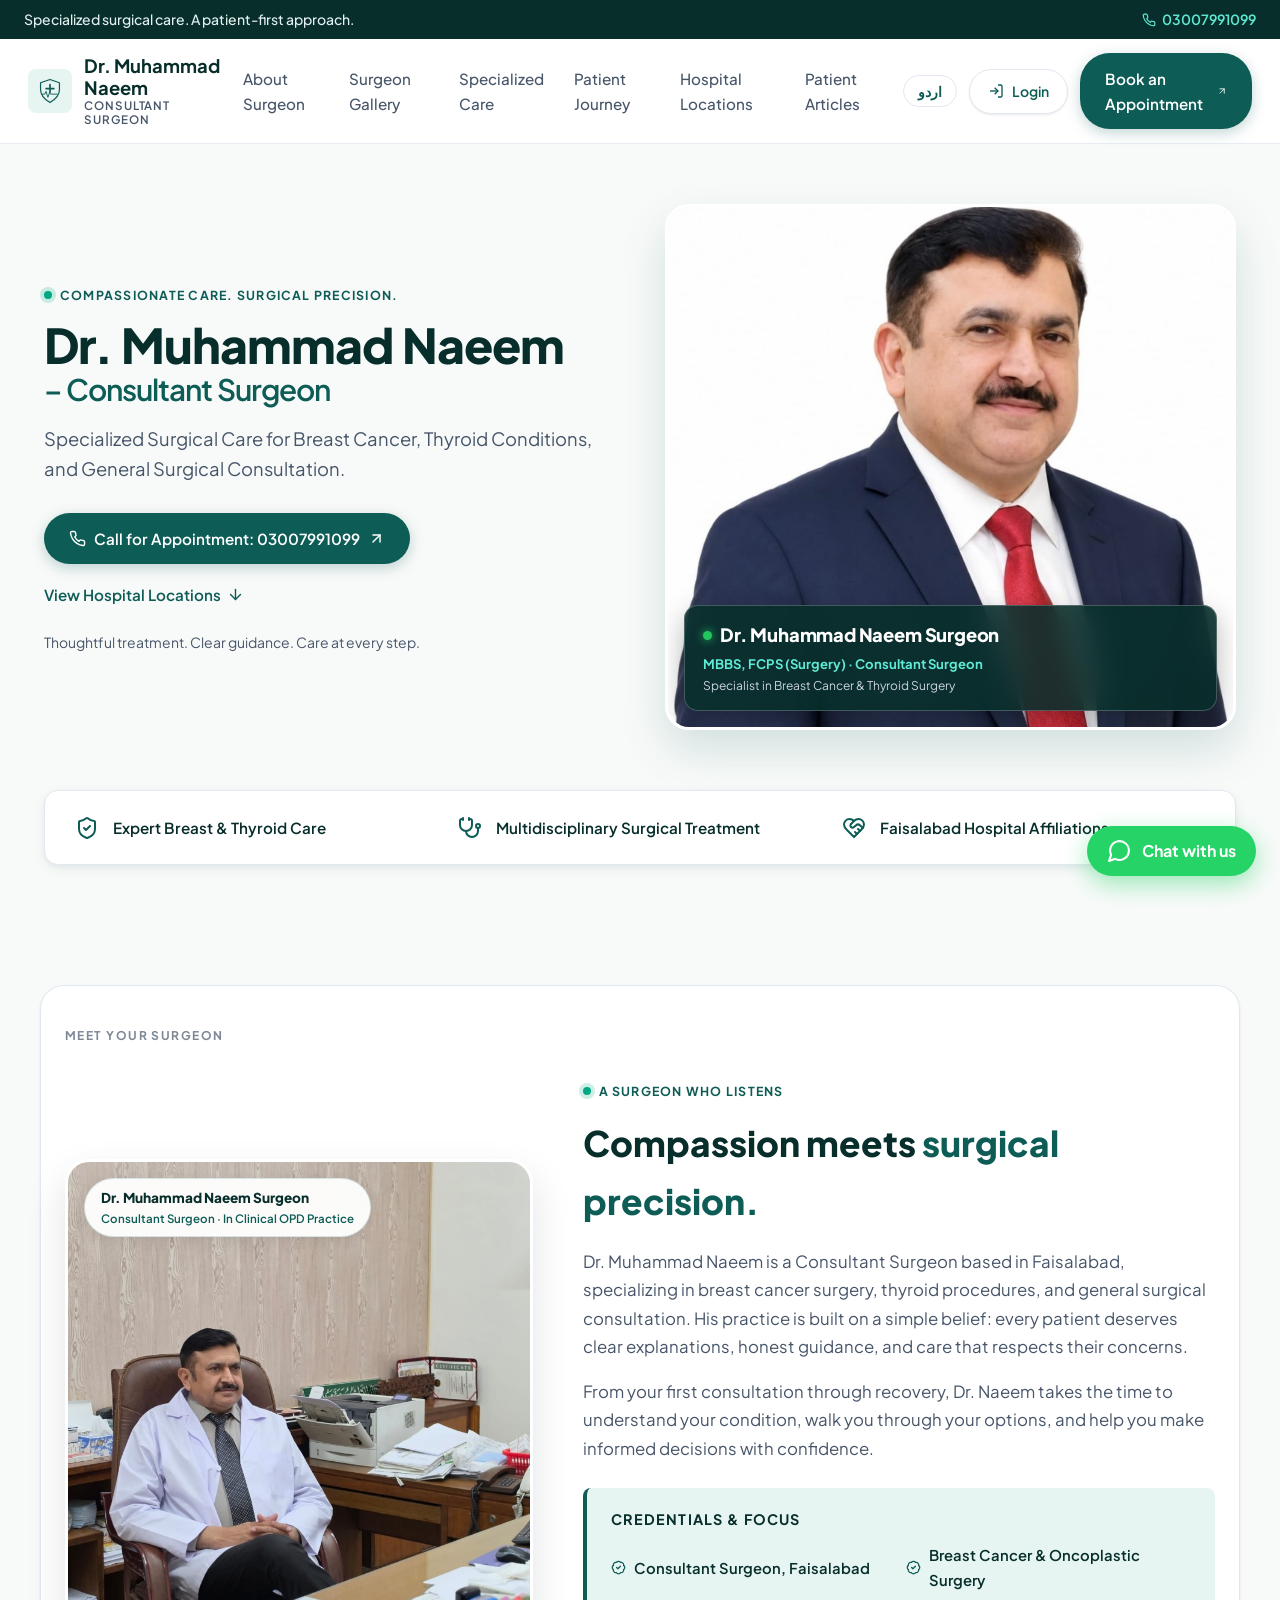
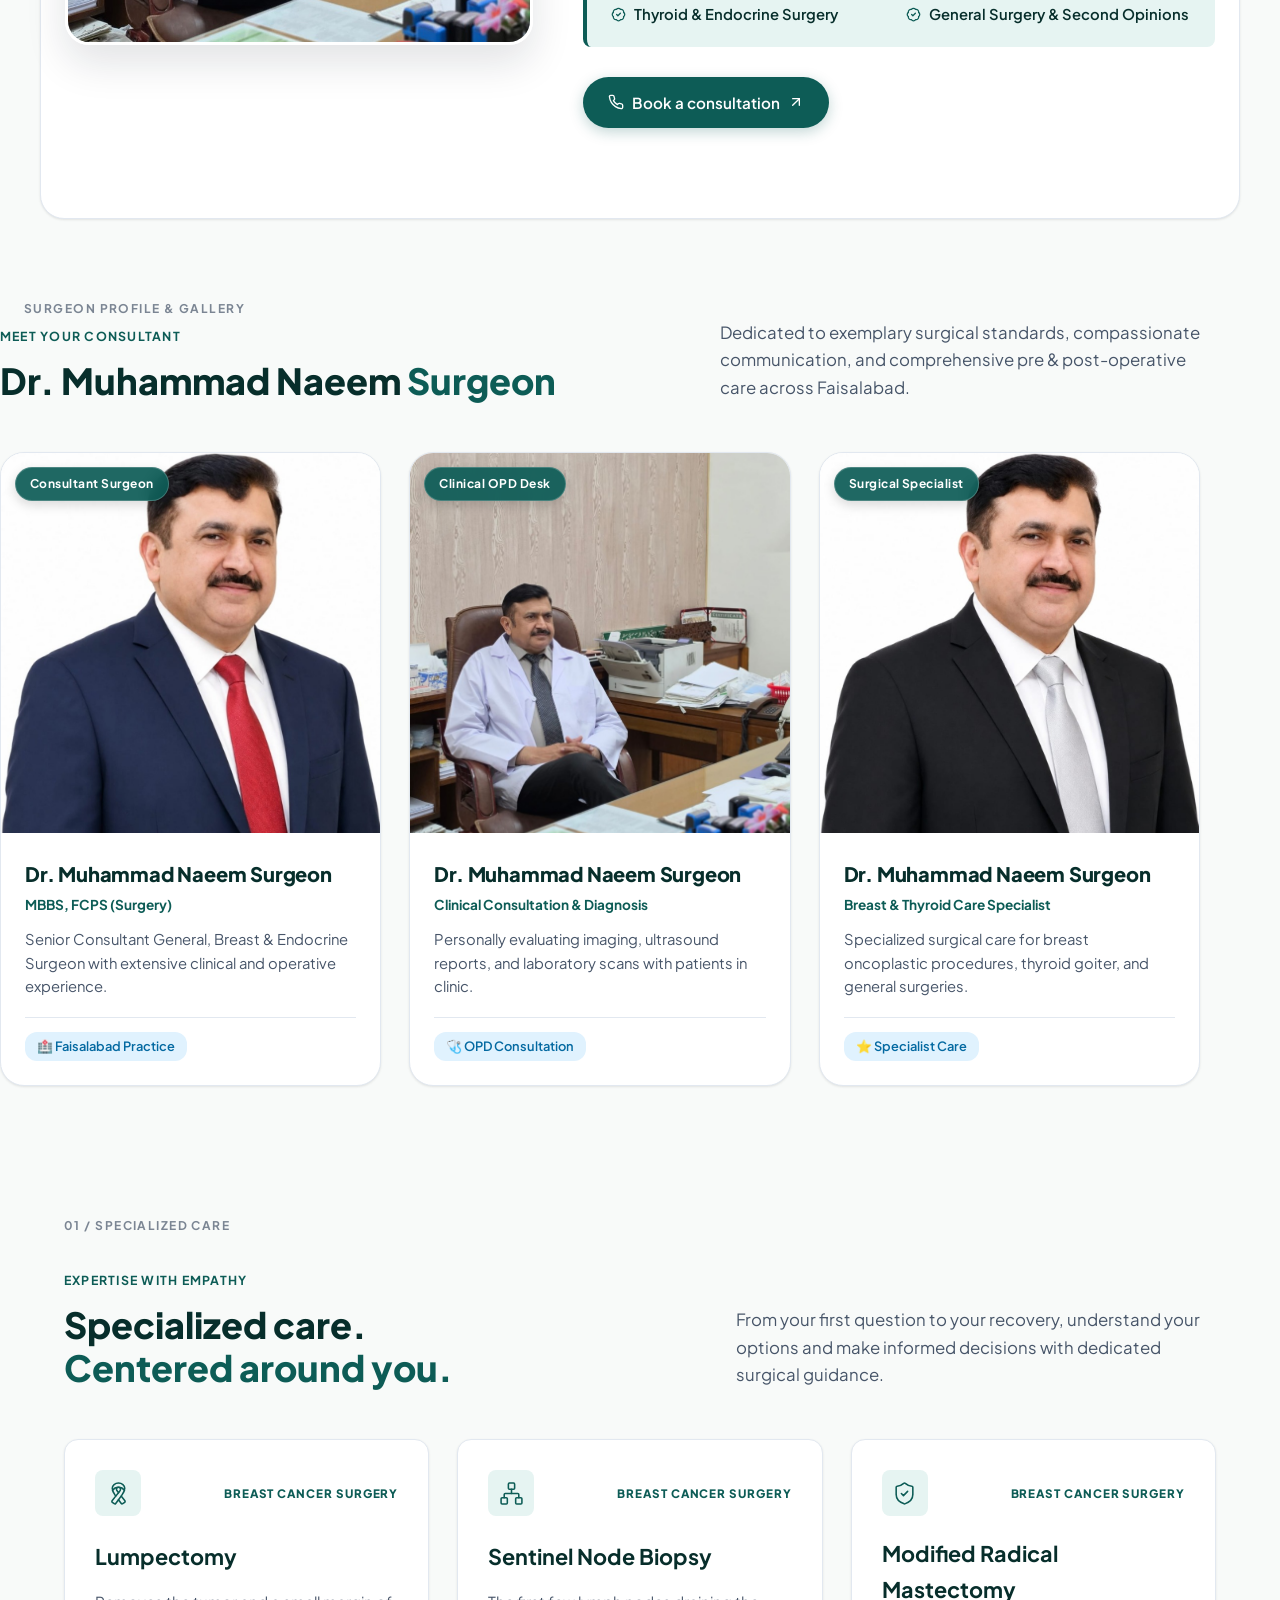
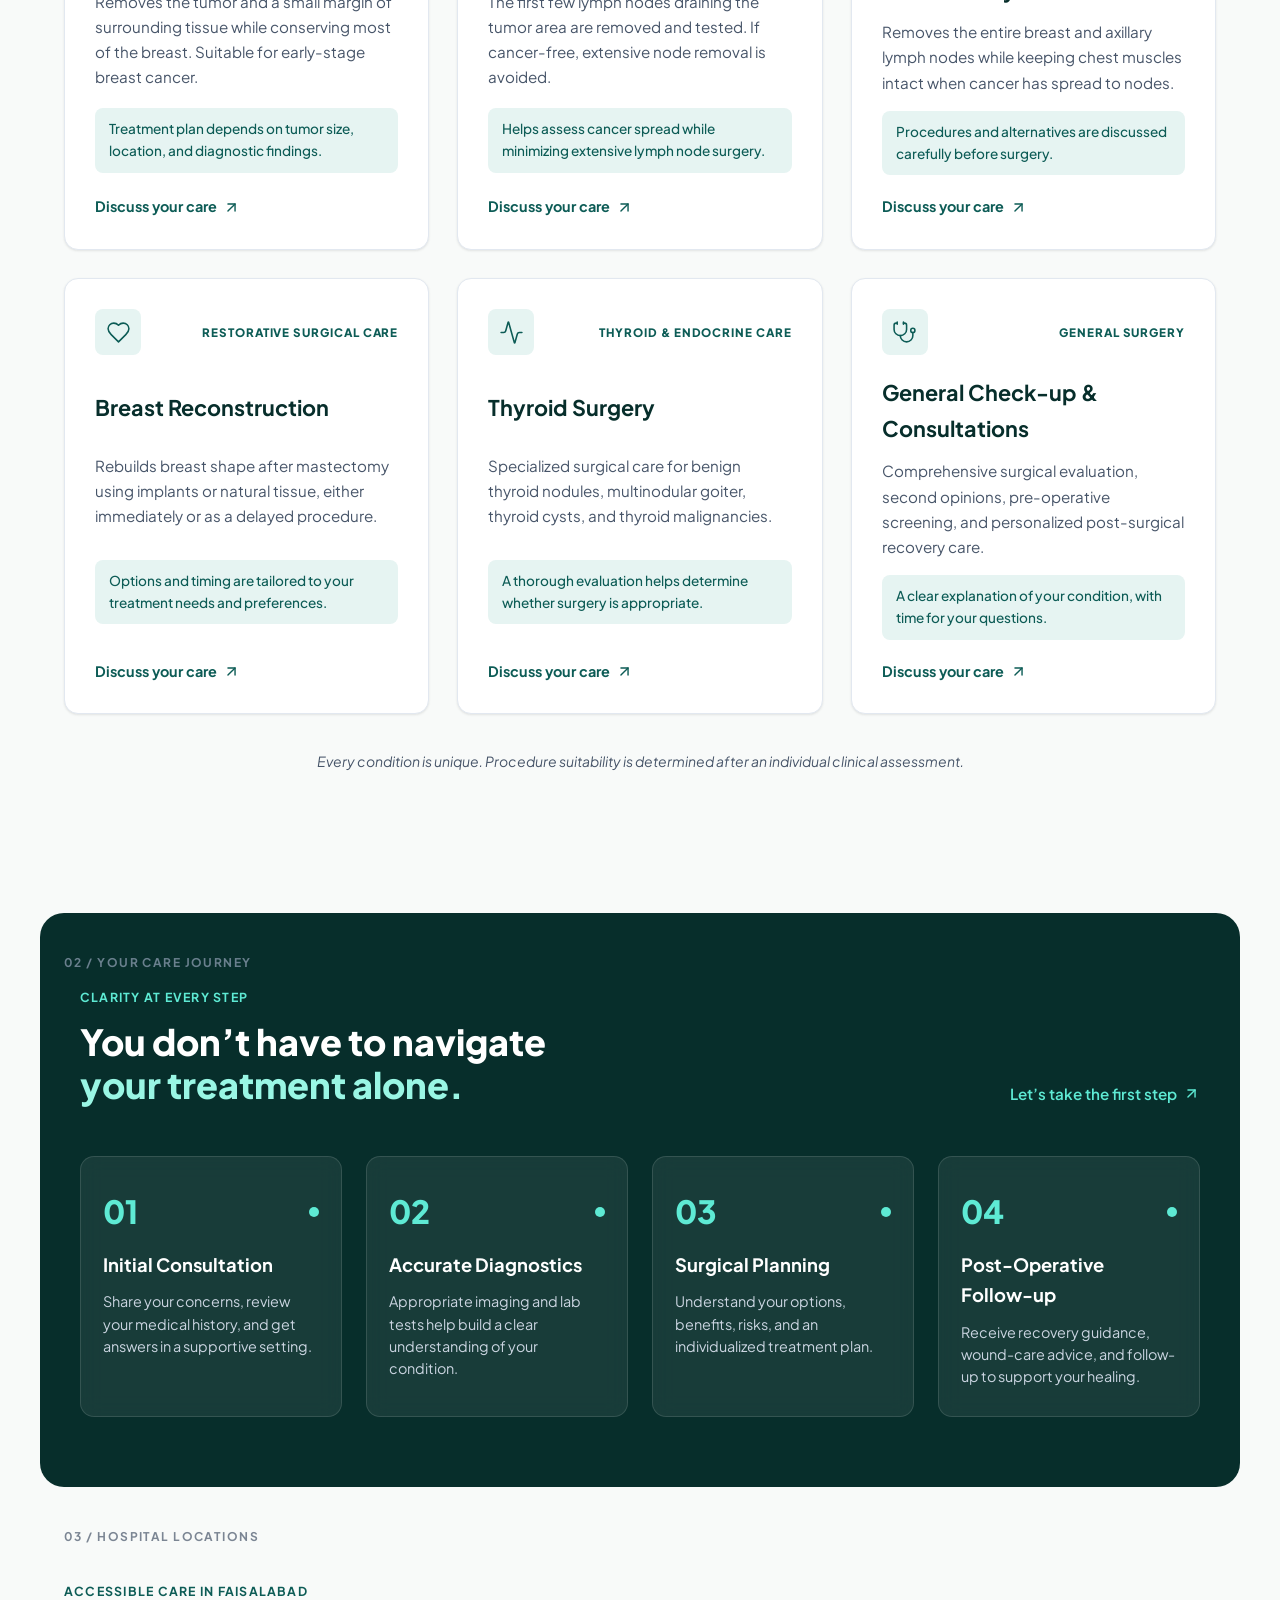
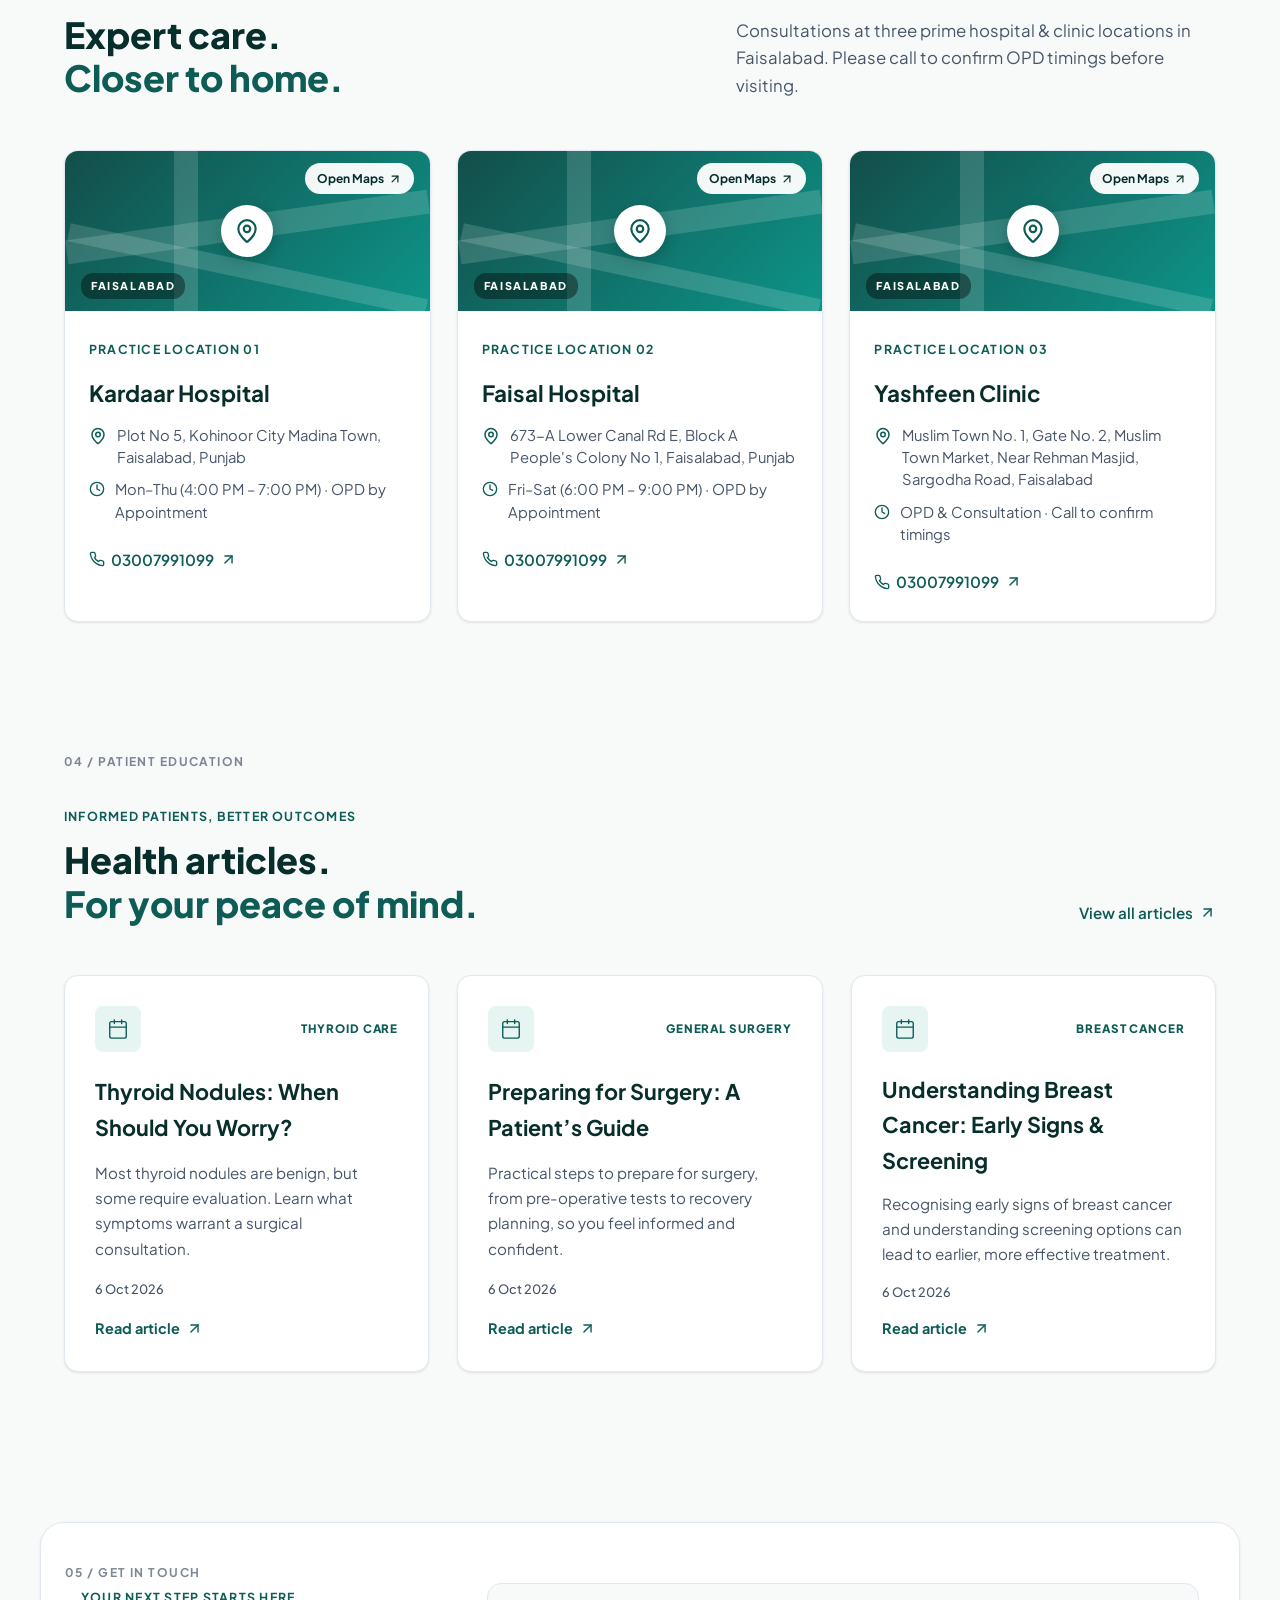
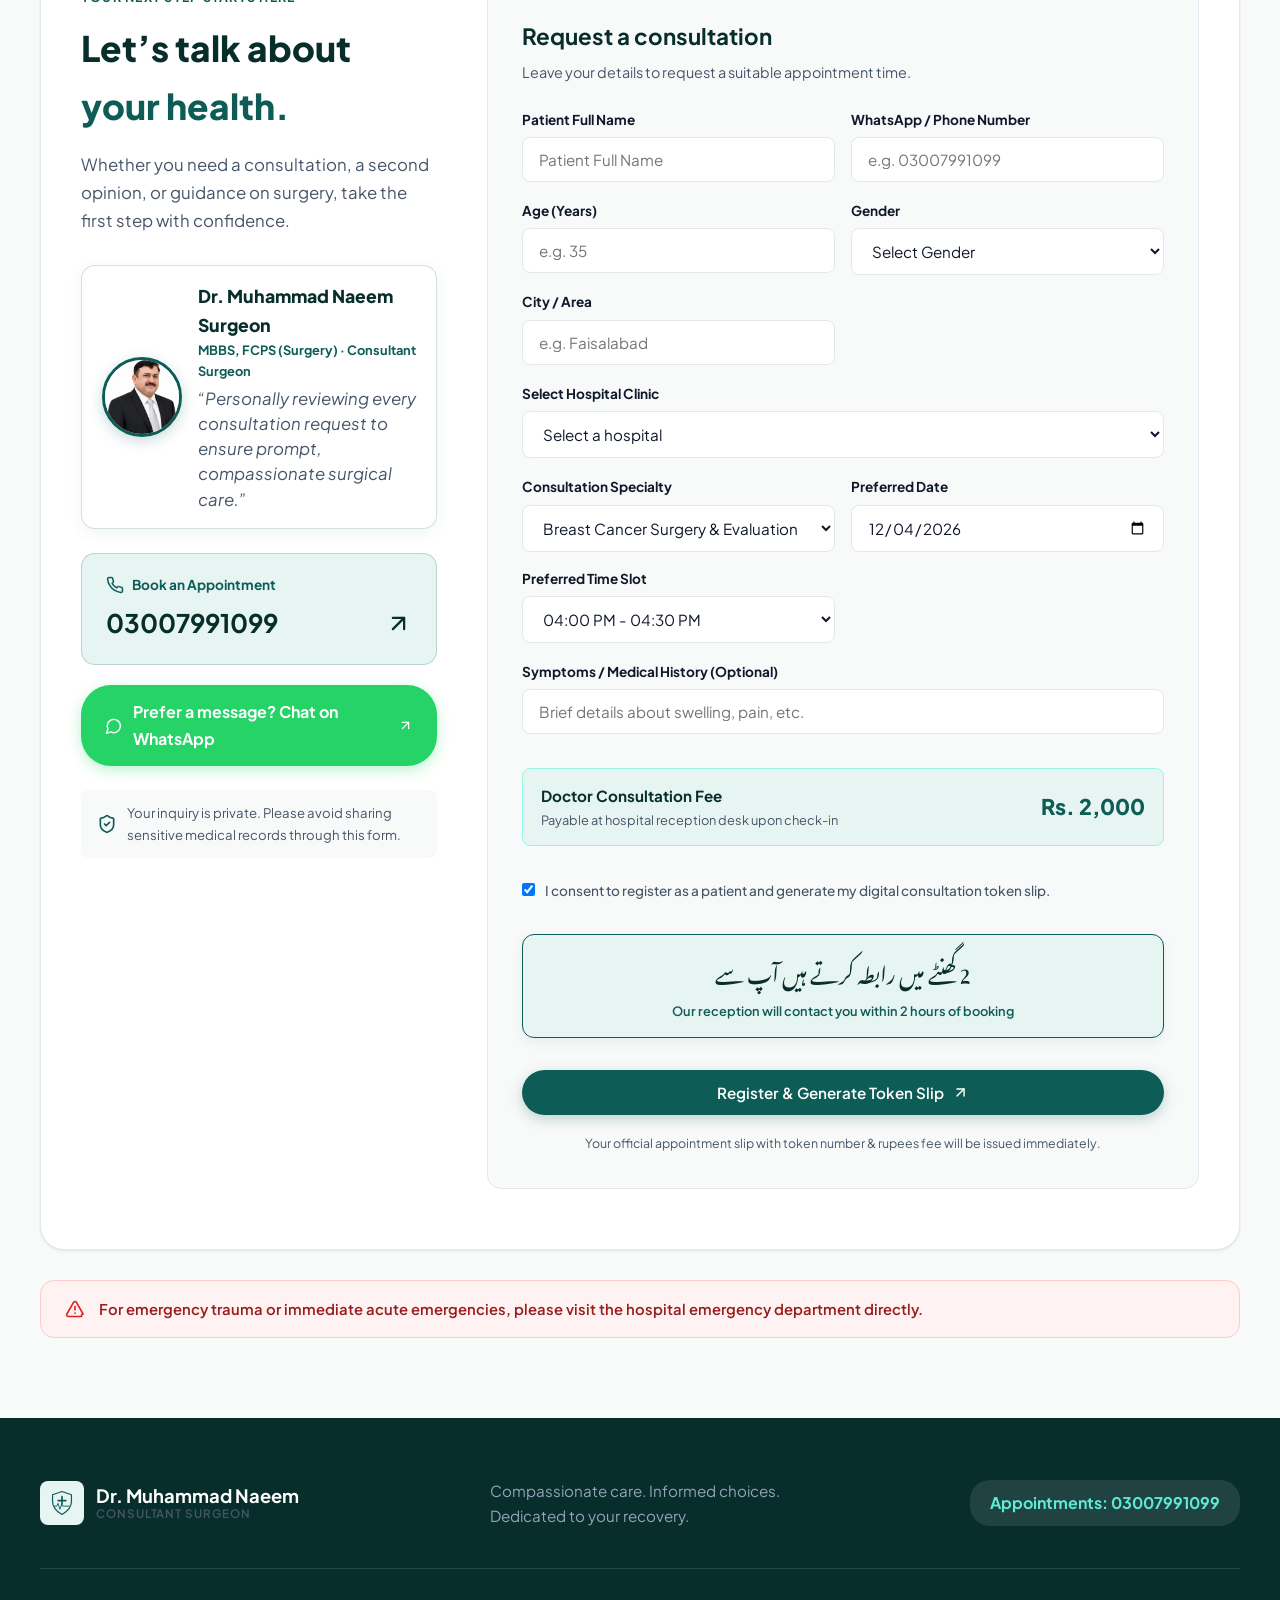
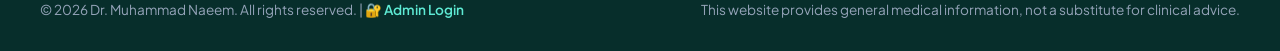
<file: index.html>
<!DOCTYPE html>
<html lang="en" dir="ltr">
<head>
  <meta charset="utf-8" />
  <meta name="viewport" content="width=device-width, initial-scale=1" />
  <title>Dr. Muhammad Naeem | Consultant Surgeon in Faisalabad</title>
  <meta name="description" content="Compassionate breast cancer, thyroid, and general surgical care with Dr. Muhammad Naeem in Faisalabad. Call 03007991099 for appointments at Kardaar Hospital or Faisal Hospital." />
  <meta property="og:title" content="Dr. Muhammad Naeem | Consultant Surgeon in Faisalabad" />
  <meta property="og:description" content="Compassionate breast cancer, thyroid, and general surgical care with Dr. Muhammad Naeem in Faisalabad. Call 03007991099 for appointments at Kardaar Hospital or Faisal Hospital." />
  <meta property="og:type" content="website" />
  <meta property="og:url" content="https://breast-thyroid-general-surgery-795742.hostingersite.com/" />
  <meta property="og:image" content="images/dr-naeem-blue-suit.jpg" />
  <link rel="canonical" href="https://breast-thyroid-general-surgery-795742.hostingersite.com/" />
  
  <!-- Preconnect Fonts -->
  <link rel="preconnect" href="https://fonts.googleapis.com" />
  <link rel="preconnect" href="https://fonts.gstatic.com" crossorigin />
  <link href="https://fonts.googleapis.com/css2?family=Manrope:wght@400;500;600;700&family=Noto+Nastaliq+Urdu:wght@400;600;700&family=Plus+Jakarta+Sans:wght@400;500;600;700;800&display=swap" rel="stylesheet" />
  
  <link rel="stylesheet" href="styles.css" />
  
  <!-- Schema.org Medical Physician Markup -->
  <script type="application/ld+json">
  {
    "@context": "https://schema.org",
    "@type": "Physician",
    "name": "Dr. Muhammad Naeem",
    "telephone": "+923007991099",
    "medicalSpecialty": "Surgery",
    "address": {
      "@type": "PostalAddress",
      "addressLocality": "Faisalabad",
      "addressRegion": "Punjab",
      "addressCountry": "PK"
    },
    "hospitalAffiliation": [
      {
        "@type": "Hospital",
        "name": "Kardaar Hospital",
        "address": "Plot No 5, Kohinoor City Madina Town, Faisalabad, Punjab"
      },
      {
        "@type": "Hospital",
        "name": "Faisal Hospital",
        "address": "673-A Lower Canal Rd E, Block A People's Colony No 1, Faisalabad, Punjab"
      },
      {
        "@type": "Hospital",
        "name": "Yashfeen Clinic",
        "address": "Muslim Town No. 1, Gate No. 2, Muslim Town Market, Near Rehman Masjid, Sargodha Road, Faisalabad, Punjab"
      }
    ]
  }
  </script>
</head>
<body>

  <!-- Top Announcement Line -->
  <div class="topline">
    <span data-en="Specialized surgical care. A patient-first approach." data-ur="خصوصی سرجیکل دیکھ بھال۔ مریض کی پرواہ سب سے پہلے۔">Specialized surgical care. A patient-first approach.</span>
    <a href="tel:+923007991099">
      <svg xmlns="http://www.w3.org/2000/svg" width="14" height="14" viewBox="0 0 24 24" fill="none" stroke="currentColor" stroke-width="2" stroke-linecap="round" stroke-linejoin="round"><path d="M22 16.92v3a2 2 0 0 1-2.18 2 19.79 19.79 0 0 1-8.63-3.07 19.5 19.5 0 0 1-6-6 19.79 19.79 0 0 1-3.07-8.67A2 2 0 0 1 4.11 2h3a2 2 0 0 1 2 1.72 12.84 12.84 0 0 0 .7 2.81 2 2 0 0 1-.45 2.11L8.09 9.91a16 16 0 0 0 6 6l1.27-1.27a2 2 0 0 1 2.11-.45 12.84 12.84 0 0 0 2.81.7A2 2 0 0 1 22 16.92z"></path></svg>
      03007991099
    </a>
  </div>

  <!-- Header & Navigation -->
  <header class="site-header">
    <a class="brand" href="#">
      <span class="brand-mark">
        <svg viewBox="0 0 40 40" fill="none" class="brand-logo" aria-hidden="true" role="presentation">
          <path d="M20 3.5l13.5 4.8v9.7c0 8.5-5.7 14.2-13.5 18.5-7.8-4.3-13.5-10-13.5-18.5V8.3L20 3.5z" stroke="currentColor" stroke-width="1.7" stroke-linejoin="round"></path>
          <path d="M20 11v11M14.5 16.5h11" stroke="currentColor" stroke-width="2.4" stroke-linecap="round"></path>
          <path d="M9 24.5h3.5l1.8-4 2.7 8.5 2.3-6.5 1.5 2h9.7" stroke="currentColor" stroke-width="1.3" stroke-linecap="round" stroke-linejoin="round"></path>
        </svg>
      </span>
      <span class="brand-title">
        Dr. Muhammad Naeem
        <small data-en="CONSULTANT SURGEON" data-ur="کنسلٹنٹ سرجن">CONSULTANT SURGEON</small>
      </span>
    </a>

    <nav class="navigation" aria-label="Main navigation">
      <a href="#about" data-en="About Surgeon" data-ur="تعارف">About Surgeon</a>
      <a href="#surgeon-gallery" data-en="Surgeon Gallery" data-ur="سرجن گیلری">Surgeon Gallery</a>
      <a href="#services" data-en="Specialized Care" data-ur="دیکھ بھال">Specialized Care</a>
      <a href="#journey" data-en="Patient Journey" data-ur="طریقہ علاج">Patient Journey</a>
      <a href="#locations" data-en="Hospital Locations" data-ur="ہسپتال کے پتے">Hospital Locations</a>
      <a href="blog/index.html" data-en="Patient Articles" data-ur="مضامین">Patient Articles</a>
    </nav>

    <div class="header-actions">
      <button class="lang-toggle" id="langToggleBtn" aria-label="Switch language">اردو</button>
      <a href="admin.html" class="button button-secondary" id="mainLoginBtn" style="padding: 10px 18px; font-size: 0.875rem;">
        <svg xmlns="http://www.w3.org/2000/svg" width="16" height="16" viewBox="0 0 24 24" fill="none" stroke="currentColor" stroke-width="2"><path d="M15 3h4a2 2 0 0 1 2 2v14a2 2 0 0 1-2 2h-4"></path><polyline points="10 17 15 12 10 7"></polyline><line x1="15" y1="12" x2="3" y2="12"></line></svg>
        <span data-en="Login" data-ur="لاگ ان">Login</span>
      </a>
      <button class="button" id="headerLogoutBtn" style="display: none; background: #ef4444; color: white; padding: 10px 14px; font-size: 0.85rem; border: none;" title="Logout">
        🚪 <span data-en="Logout" data-ur="لاگ آؤٹ">Logout</span>
      </button>
      <a class="button header-cta" href="#appointment">
        <span data-en="Book an Appointment" data-ur="اپوائنٹمنٹ بک کریں">Book an Appointment</span>
        <svg xmlns="http://www.w3.org/2000/svg" width="16" height="16" viewBox="0 0 24 24" fill="none" stroke="currentColor" stroke-width="2" stroke-linecap="round" stroke-linejoin="round"><path d="M7 7h10v10"></path><path d="M7 17 17 7"></path></svg>
      </a>
      <button class="menu-toggle" id="menuToggle" aria-label="Open menu">
        <svg xmlns="http://www.w3.org/2000/svg" width="24" height="24" viewBox="0 0 24 24" fill="none" stroke="currentColor" stroke-width="2" stroke-linecap="round" stroke-linejoin="round"><line x1="4" x2="20" y1="12" y2="12"></line><line x1="4" x2="20" y1="6" y2="6"></line><line x1="4" x2="20" y1="18" y2="18"></line></svg>
      </button>
    </div>
  </header>

  <!-- Mobile Nav Drawer -->
  <div class="nav-overlay" id="navOverlay"></div>
  <div class="mobile-nav" id="mobileNav">
    <div class="mobile-nav-header">
      <span class="brand-title">Dr. Muhammad Naeem</span>
      <button id="closeNav" style="font-size: 1.5rem; color: var(--dark-text);">&times;</button>
    </div>
    <div class="mobile-nav-links">
      <a href="#about" data-en="About" data-ur="تعارف">About</a>
      <a href="#services" data-en="Specialized Care" data-ur="دیکھ بھال">Specialized Care</a>
      <a href="#journey" data-en="Patient Journey" data-ur="طریقہ علاج">Patient Journey</a>
      <a href="#locations" data-en="Hospital Locations" data-ur="ہسپتال کے پتے">Hospital Locations</a>
      <a href="blog/index.html" data-en="Patient Articles" data-ur="مضامین">Patient Articles</a>
      <a href="#appointment" data-en="Book Appointment" data-ur="اپوائنٹمنٹ بک کریں">Book Appointment</a>
      <a href="admin.html" id="mobileLoginBtn" data-en="🔐 Login Portal" data-ur="🔐 لاگ ان پورٹل" style="color: var(--primary); font-weight: 700;">🔐 Login Portal</a>
      <a href="#" id="mobileLogoutBtn" style="display: none; color: #ef4444; font-weight: 700;" data-en="🚪 Logout" data-ur="🚪 لاگ آؤٹ">🚪 Logout</a>
    </div>
    <div style="margin-top: auto;">
      <button class="lang-toggle" id="mobileLangToggleBtn" style="width: 100%; text-align: center;">اردو</button>
    </div>
  </div>

  <main>
    <!-- Hero Section -->
    <section class="hero">
      <div class="hero-copy">
        <div class="eyebrow">
          <span class="status-dot"></span>
          <span data-en="COMPASSIONATE CARE. SURGICAL PRECISION." data-ur="شفقت پر مبنی دیکھ بھال۔ سرجیکل مہارت۔">COMPASSIONATE CARE. SURGICAL PRECISION.</span>
        </div>
        <h1>
          Dr. Muhammad Naeem
          <span data-en="– Consultant Surgeon" data-ur="– کنسلٹنٹ سرجن">– Consultant Surgeon</span>
        </h1>
        <p class="hero-subtitle" data-en="Specialized Surgical Care for Breast Cancer, Thyroid Conditions, and General Surgical Consultation." data-ur="فیصل آباد میں چھاتی کے کینسر، تھائرائیڈ اور جنرل سرجری کی مخصوص علاج گاہ۔">
          Specialized Surgical Care for Breast Cancer, Thyroid Conditions, and General Surgical Consultation.
        </p>

        <div class="hero-actions">
          <a class="button" href="tel:+923007991099">
            <svg xmlns="http://www.w3.org/2000/svg" width="17" height="17" viewBox="0 0 24 24" fill="none" stroke="currentColor" stroke-width="2" stroke-linecap="round" stroke-linejoin="round"><path d="M22 16.92v3a2 2 0 0 1-2.18 2 19.79 19.79 0 0 1-8.63-3.07 19.5 19.5 0 0 1-6-6 19.79 19.79 0 0 1-3.07-8.67A2 2 0 0 1 4.11 2h3a2 2 0 0 1 2 1.72 12.84 12.84 0 0 0 .7 2.81 2 2 0 0 1-.45 2.11L8.09 9.91a16 16 0 0 0 6 6l1.27-1.27a2 2 0 0 1 2.11-.45 12.84 12.84 0 0 0 2.81.7A2 2 0 0 1 22 16.92z"></path></svg>
            <span data-en="Call for Appointment: 03007991099" data-ur="اپائنٹمنٹ کے لیے کال کریں: 03007991099">Call for Appointment: 03007991099</span>
            <svg xmlns="http://www.w3.org/2000/svg" width="17" height="17" viewBox="0 0 24 24" fill="none" stroke="currentColor" stroke-width="2" stroke-linecap="round" stroke-linejoin="round"><path d="M7 7h10v10"></path><path d="M7 17 17 7"></path></svg>
          </a>
          <a class="text-link" href="#locations">
            <span data-en="View Hospital Locations" data-ur="ہسپتال کے پتے دیکھیں">View Hospital Locations</span>
            <svg xmlns="http://www.w3.org/2000/svg" width="17" height="17" viewBox="0 0 24 24" fill="none" stroke="currentColor" stroke-width="2" stroke-linecap="round" stroke-linejoin="round"><path d="M12 5v14"></path><path d="m19 12-7 7-7-7"></path></svg>
          </a>
        </div>

        <div class="hero-note" data-en="Thoughtful treatment. Clear guidance. Care at every step." data-ur="سوچ سمجھ کر علاج۔ واضح رہنمائی۔ ہر قدم پر دیکھ بھال۔">
          Thoughtful treatment. Clear guidance. Care at every step.
        </div>
      </div>

      <div class="hero-panorama doctor-hero-frame">
        <img src="images/dr-naeem-blue-suit.jpg" alt="Dr. Muhammad Naeem Surgeon - Consultant Surgeon" />
        <div class="hero-doctor-badge-bottom">
          <div class="hero-badge-header">
            <span class="status-indicator-dot"></span>
            <span class="hero-badge-title">Dr. Muhammad Naeem Surgeon</span>
          </div>
          <div class="hero-badge-subtitle" data-en="MBBS, FCPS (Surgery) · Consultant Surgeon" data-ur="ایم بی بی ایس، ایف سی پی ایس (سرجری) · کنسلٹنٹ سرجن">MBBS, FCPS (Surgery) · Consultant Surgeon</div>
          <div class="hero-badge-specialty" data-en="Specialist in Breast Cancer & Thyroid Surgery" data-ur="چھاتی کے کینسر اور تھائرائیڈ سرجری کے ماہر">Specialist in Breast Cancer & Thyroid Surgery</div>
        </div>
      </div>

      <div class="trust-strip">
        <div>
          <svg xmlns="http://www.w3.org/2000/svg" width="24" height="24" viewBox="0 0 24 24" fill="none" stroke="currentColor" stroke-width="2" stroke-linecap="round" stroke-linejoin="round"><path d="M20 13c0 5-3.5 7.5-7.66 8.95a1 1 0 0 1-.67-.01C7.5 20.5 4 18 4 13V6a1 1 0 0 1 1-1c2 0 4.5-1.2 6.24-2.72a1.17 1.17 0 0 1 1.52 0C14.51 3.81 17 5 19 5a1 1 0 0 1 1 1z"></path><path d="m9 12 2 2 4-4"></path></svg>
          <span data-en="Expert Breast & Thyroid Care" data-ur="چھاتی اور تھائرائیڈ کی سرجری کے ماہر">Expert Breast & Thyroid Care</span>
        </div>
        <div>
          <svg xmlns="http://www.w3.org/2000/svg" width="24" height="24" viewBox="0 0 24 24" fill="none" stroke="currentColor" stroke-width="2" stroke-linecap="round" stroke-linejoin="round"><path d="M11 2v2"></path><path d="M5 2v2"></path><path d="M5 3H4a2 2 0 0 0-2 2v4a6 6 0 0 0 12 0V5a2 2 0 0 0-2-2h-1"></path><path d="M8 15a6 6 0 0 0 12 0v-3"></path><circle cx="20" cy="10" r="2"></circle></svg>
          <span data-en="Multidisciplinary Surgical Treatment" data-ur="جامع سرجیکل علاج">Multidisciplinary Surgical Treatment</span>
        </div>
        <div>
          <svg xmlns="http://www.w3.org/2000/svg" width="24" height="24" viewBox="0 0 24 24" fill="none" stroke="currentColor" stroke-width="2" stroke-linecap="round" stroke-linejoin="round"><path d="M19 14c1.49-1.46 3-3.21 3-5.5A5.5 5.5 0 0 0 16.5 3c-1.76 0-3 .5-4.5 2-1.5-1.5-2.74-2-4.5-2A5.5 5.5 0 0 0 2 8.5c0 2.3 1.5 4.05 3 5.5l7 7Z"></path><path d="M12 5 9.04 7.96a2.17 2.17 0 0 0 0 3.08c.82.82 2.13.85 3 .07l2.07-1.9a2.82 2.82 0 0 1 3.79 0l2.96 2.66"></path><path d="m18 15-2-2"></path><path d="m15 18-2-2"></path></svg>
          <span data-en="Faisalabad Hospital Affiliations" data-ur="فیصل آباد کے معروف ہسپتالوں سے منسلک">Faisalabad Hospital Affiliations</span>
        </div>
      </div>
    </section>

    <!-- About Section -->
    <section class="section about" id="about">
      <span class="edge-label" data-en="MEET YOUR SURGEON" data-ur="آپ کے کنسلٹنٹ سرجن">MEET YOUR SURGEON</span>
      <div class="about-grid">
        <div class="about-photo">
          <div class="about-photo-frame doctor-photo-interactive">
            <img src="images/dr-naeem-clinic.jpg" alt="Dr. Muhammad Naeem Surgeon in Clinical Consultation" loading="lazy" />
            <div class="about-photo-overlay-card">
              <div class="overlay-doc-name">Dr. Muhammad Naeem Surgeon</div>
              <div class="overlay-doc-desig" data-en="Consultant Surgeon · In Clinical OPD Practice" data-ur="کنسلٹنٹ سرجن · کلینک او پی ڈی پریکٹس">Consultant Surgeon · In Clinical OPD Practice</div>
            </div>
          </div>
        </div>

        <div class="about-content">
          <div class="eyebrow">
            <span class="status-dot"></span>
            <span data-en="A SURGEON WHO LISTENS" data-ur="مریض کی بات توجہ سے سننے والے سرجن">A SURGEON WHO LISTENS</span>
          </div>
          <h2 data-en="Compassion meets <span>surgical precision.</span>" data-ur="شفقت اور <span>سرجیکل مہارت کا امتزاج۔</span>">
            Compassion meets <span>surgical precision.</span>
          </h2>
          <p data-en="Dr. Muhammad Naeem is a Consultant Surgeon based in Faisalabad, specializing in breast cancer surgery, thyroid procedures, and general surgical consultation. His practice is built on a simple belief: every patient deserves clear explanations, honest guidance, and care that respects their concerns." data-ur="ڈاکٹر محمد نعیم فیصل آباد کے معروف کنسلٹنٹ سرجن ہیں، جو چھاتی کے کینسر کی سرجری، تھائرائیڈ کی بیماریوں اور جنرل سرجری کے علاج کے ماہر ہیں۔ ان کا مقصد ہر مریض کو مکمل توجہ، ایماندارانہ رہنمائی اور بہترین طبی سہولیات فراہم کرنا ہے۔">
            Dr. Muhammad Naeem is a Consultant Surgeon based in Faisalabad, specializing in breast cancer surgery, thyroid procedures, and general surgical consultation. His practice is built on a simple belief: every patient deserves clear explanations, honest guidance, and care that respects their concerns.
          </p>
          <p data-en="From your first consultation through recovery, Dr. Naeem takes the time to understand your condition, walk you through your options, and help you make informed decisions with confidence." data-ur="پہلے مشورے سے لے کر مکمل صحتیابی تک، ڈاکٹر نعیم آپ کی بیماری کو سمجھنے، آپ کو علاج کے تمام راستے بتانے اور بااعتماد فیصلے کرنے میں مکمل مدد فراہم کرتے ہیں۔">
            From your first consultation through recovery, Dr. Naeem takes the time to understand your condition, walk you through your options, and help you make informed decisions with confidence.
          </p>

          <div class="about-credentials">
            <h3 data-en="Credentials & Focus" data-ur="قابلیت اور مہارت">Credentials & Focus</h3>
            <ul>
              <li>
                <svg xmlns="http://www.w3.org/2000/svg" width="15" height="15" viewBox="0 0 24 24" fill="none" stroke="currentColor" stroke-width="2" stroke-linecap="round" stroke-linejoin="round"><path d="M3.85 8.62a4 4 0 0 1 4.78-4.77 4 4 0 0 1 6.74 0 4 4 0 0 1 4.78 4.78 4 4 0 0 1 0 6.74 4 4 0 0 1-4.77 4.78 4 4 0 0 1-6.75 0 4 4 0 0 1-4.78-4.77 4 4 0 0 1 0-6.76Z"></path><path d="m9 12 2 2 4-4"></path></svg>
                <span data-en="Consultant Surgeon, Faisalabad" data-ur="کنسلٹنٹ سرجن، فیصل آباد">Consultant Surgeon, Faisalabad</span>
              </li>
              <li>
                <svg xmlns="http://www.w3.org/2000/svg" width="15" height="15" viewBox="0 0 24 24" fill="none" stroke="currentColor" stroke-width="2" stroke-linecap="round" stroke-linejoin="round"><path d="M3.85 8.62a4 4 0 0 1 4.78-4.77 4 4 0 0 1 6.74 0 4 4 0 0 1 4.78 4.78 4 4 0 0 1 0 6.74 4 4 0 0 1-4.77 4.78 4 4 0 0 1-6.75 0 4 4 0 0 1-4.78-4.77 4 4 0 0 1 0-6.76Z"></path><path d="m9 12 2 2 4-4"></path></svg>
                <span data-en="Breast Cancer & Oncoplastic Surgery" data-ur="چھاتی کے کینسر اور آنکوپلاسٹک سرجری">Breast Cancer & Oncoplastic Surgery</span>
              </li>
              <li>
                <svg xmlns="http://www.w3.org/2000/svg" width="15" height="15" viewBox="0 0 24 24" fill="none" stroke="currentColor" stroke-width="2" stroke-linecap="round" stroke-linejoin="round"><path d="M3.85 8.62a4 4 0 0 1 4.78-4.77 4 4 0 0 1 6.74 0 4 4 0 0 1 4.78 4.78 4 4 0 0 1 0 6.74 4 4 0 0 1-4.77 4.78 4 4 0 0 1-6.75 0 4 4 0 0 1-4.78-4.77 4 4 0 0 1 0-6.76Z"></path><path d="m9 12 2 2 4-4"></path></svg>
                <span data-en="Thyroid & Endocrine Surgery" data-ur="تھائرائیڈ اور غدود کی سرجری">Thyroid & Endocrine Surgery</span>
              </li>
              <li>
                <svg xmlns="http://www.w3.org/2000/svg" width="15" height="15" viewBox="0 0 24 24" fill="none" stroke="currentColor" stroke-width="2" stroke-linecap="round" stroke-linejoin="round"><path d="M3.85 8.62a4 4 0 0 1 4.78-4.77 4 4 0 0 1 6.74 0 4 4 0 0 1 4.78 4.78 4 4 0 0 1 0 6.74 4 4 0 0 1-4.77 4.78 4 4 0 0 1-6.75 0 4 4 0 0 1-4.78-4.77 4 4 0 0 1 0-6.76Z"></path><path d="m9 12 2 2 4-4"></path></svg>
                <span data-en="General Surgery & Second Opinions" data-ur="جنرل سرجری اور سیکنڈ اوپینین">General Surgery & Second Opinions</span>
              </li>
            </ul>
          </div>

          <div class="about-actions">
            <a class="button" href="tel:+923007991099">
              <svg xmlns="http://www.w3.org/2000/svg" width="16" height="16" viewBox="0 0 24 24" fill="none" stroke="currentColor" stroke-width="2" stroke-linecap="round" stroke-linejoin="round"><path d="M22 16.92v3a2 2 0 0 1-2.18 2 19.79 19.79 0 0 1-8.63-3.07 19.5 19.5 0 0 1-6-6 19.79 19.79 0 0 1-3.07-8.67A2 2 0 0 1 4.11 2h3a2 2 0 0 1 2 1.72 12.84 12.84 0 0 0 .7 2.81 2 2 0 0 1-.45 2.11L8.09 9.91a16 16 0 0 0 6 6l1.27-1.27a2 2 0 0 1 2.11-.45 12.84 12.84 0 0 0 2.81.7A2 2 0 0 1 22 16.92z"></path></svg>
              <span data-en="Book a consultation" data-ur="مشورے کے لیے وقت لیں">Book a consultation</span>
              <svg xmlns="http://www.w3.org/2000/svg" width="16" height="16" viewBox="0 0 24 24" fill="none" stroke="currentColor" stroke-width="2" stroke-linecap="round" stroke-linejoin="round"><path d="M7 7h10v10"></path><path d="M7 17 17 7"></path></svg>
            </a>
          </div>
        </div>
      </div>
    </section>

    <!-- Dedicated Surgeon Gallery & Clinical Excellence Showcase -->
    <section class="section surgeon-gallery-section" id="surgeon-gallery">
      <span class="edge-label" data-en="SURGEON PROFILE & GALLERY" data-ur="سرجن پروفائل اور گیلری">SURGEON PROFILE & GALLERY</span>
      <div class="section-heading">
        <div>
          <div class="eyebrow" data-en="MEET YOUR CONSULTANT" data-ur="آپ کے کنسلٹنٹ سرجن">MEET YOUR CONSULTANT</div>
          <h2 data-en="Dr. Muhammad Naeem <span>Surgeon</span>" data-ur="ڈاکٹر محمد نعیم <span>سرجن</span>">
            Dr. Muhammad Naeem <span>Surgeon</span>
          </h2>
        </div>
        <p data-en="Dedicated to exemplary surgical standards, compassionate communication, and comprehensive pre & post-operative care across Faisalabad." data-ur="اعلیٰ سرجیکل معیار، ہمدردانہ انداز اور آپریشن سے پہلے و بعد کی مکمل دیکھ بھال کے ساتھ مریضوں کی خدمت۔">
          Dedicated to exemplary surgical standards, compassionate communication, and comprehensive pre & post-operative care across Faisalabad.
        </p>
      </div>

      <div class="surgeon-gallery-grid">
        <!-- Gallery Card 1: Blue Suit -->
        <article class="surgeon-gallery-card">
          <div class="gallery-img-wrap">
            <img class="img-crop-portrait" src="images/dr-naeem-blue-suit.jpg" alt="Dr. Muhammad Naeem Surgeon - Consultant Surgeon" loading="lazy" />
            <span class="gallery-tag" data-en="Consultant Surgeon" data-ur="کنسلٹنٹ سرجن">Consultant Surgeon</span>
            <div class="gallery-hover-overlay">
              <span class="hover-icon">🩺</span>
              <span class="hover-text">Dr. Muhammad Naeem Surgeon</span>
            </div>
          </div>
          <div class="gallery-card-body">
            <div class="gallery-doc-title">Dr. Muhammad Naeem Surgeon</div>
            <div class="gallery-doc-qualification">MBBS, FCPS (Surgery)</div>
            <p class="gallery-doc-desc" data-en="Senior Consultant General, Breast & Endocrine Surgeon with extensive clinical and operative experience." data-ur="سینئر کنسلٹنٹ جنرل، بریسٹ اور اینڈوکرائن سرجن، وسیع آپریشنل تجربے کے ساتھ۔">
              Senior Consultant General, Breast & Endocrine Surgeon with extensive clinical and operative experience.
            </p>
            <div class="gallery-card-footer">
              <span class="gallery-meta-badge">🏥 Faisalabad Practice</span>
            </div>
          </div>
        </article>

        <!-- Gallery Card 2: Clinic Consultation Desk -->
        <article class="surgeon-gallery-card">
          <div class="gallery-img-wrap">
            <img class="img-crop-clinic" src="images/dr-naeem-clinic.jpg" alt="Dr. Muhammad Naeem Surgeon - In OPD Consultation Clinic" loading="lazy" />
            <span class="gallery-tag" data-en="Clinical OPD Desk" data-ur="کلینک او پی ڈی ڈیسک">Clinical OPD Desk</span>
            <div class="gallery-hover-overlay">
              <span class="hover-icon">📋</span>
              <span class="hover-text">Dr. Muhammad Naeem Surgeon</span>
            </div>
          </div>
          <div class="gallery-card-body">
            <div class="gallery-doc-title">Dr. Muhammad Naeem Surgeon</div>
            <div class="gallery-doc-qualification">Clinical Consultation & Diagnosis</div>
            <p class="gallery-doc-desc" data-en="Personally evaluating imaging, ultrasound reports, and laboratory scans with patients in clinic." data-ur="کلینک میں مریضوں کے ٹیسٹوں اور الٹراساؤنڈ رپورٹس کا تفصیلی معائنہ اور مشاورت۔">
              Personally evaluating imaging, ultrasound reports, and laboratory scans with patients in clinic.
            </p>
            <div class="gallery-card-footer">
              <span class="gallery-meta-badge">🩺 OPD Consultation</span>
            </div>
          </div>
        </article>

        <!-- Gallery Card 3: Formal Portrait Black Suit -->
        <article class="surgeon-gallery-card">
          <div class="gallery-img-wrap">
            <img class="img-crop-portrait" src="images/dr-naeem-black-suit.jpg" alt="Dr. Muhammad Naeem Surgeon - Specialist Care" loading="lazy" />
            <span class="gallery-tag" data-en="Surgical Specialist" data-ur="سرجیکل اسپیشلسٹ">Surgical Specialist</span>
            <div class="gallery-hover-overlay">
              <span class="hover-icon">🎗️</span>
              <span class="hover-text">Dr. Muhammad Naeem Surgeon</span>
            </div>
          </div>
          <div class="gallery-card-body">
            <div class="gallery-doc-title">Dr. Muhammad Naeem Surgeon</div>
            <div class="gallery-doc-qualification">Breast & Thyroid Care Specialist</div>
            <p class="gallery-doc-desc" data-en="Specialized surgical care for breast oncoplastic procedures, thyroid goiter, and general surgeries." data-ur="چھاتی کی سرجری، تھائرائیڈ گلہر اور جنرل سرجری کے جدید محفوظ طریقہ علاج۔">
              Specialized surgical care for breast oncoplastic procedures, thyroid goiter, and general surgeries.
            </p>
            <div class="gallery-card-footer">
              <span class="gallery-meta-badge">⭐ Specialist Care</span>
            </div>
          </div>
        </article>
      </div>
    </section>

    <!-- Services / Specialized Care Section -->
    <section class="section services" id="services">
      <span class="edge-label" data-en="01 / SPECIALIZED CARE" data-ur="01 / خصوصی طبی سہولیات">01 / SPECIALIZED CARE</span>
      <div class="section-heading">
        <div>
          <div class="eyebrow" data-en="EXPERTISE WITH EMPATHY" data-ur="ہمدردی کے ساتھ بہترین تجربہ">EXPERTISE WITH EMPATHY</div>
          <h2 data-en="Specialized care.<br/><span>Centered around you.</span>" data-ur="خصوصی علاج۔<br/><span>آپ کی صحت کے لیے۔</span>">
            Specialized care.<br /><span>Centered around you.</span>
          </h2>
        </div>
        <p data-en="From your first question to your recovery, understand your options and make informed decisions with dedicated surgical guidance." data-ur="پہلے سوال سے لے کر صحت یابی تک، ماہرانہ سرجیکل رہنمائی کے ساتھ علاج کے ہر مرحلے کو سمجھیں۔">
          From your first question to your recovery, understand your options and make informed decisions with dedicated surgical guidance.
        </p>
      </div>

      <div class="services-grid">
        <!-- Service 1 -->
        <article class="service-card">
          <div class="service-top">
            <span class="medical-icon">
              <svg xmlns="http://www.w3.org/2000/svg" width="25" height="25" viewBox="0 0 24 24" fill="none" stroke="currentColor" stroke-width="1.5" stroke-linecap="round" stroke-linejoin="round"><path d="M12 11.22C11 9.997 10 9 10 8a2 2 0 0 1 4 0c0 1-.998 2.002-2.01 3.22"></path><path d="m12 18 2.57-3.5"></path><path d="M6.243 9.016a7 7 0 0 1 11.507-.009"></path><path d="M9.35 14.53 12 11.22"></path><path d="M9.35 14.53C7.728 12.246 6 10.221 6 7a6 5 0 0 1 12 0c-.005 3.22-1.778 5.235-3.43 7.5l3.557 4.527a1 1 0 0 1-.203 1.43l-1.894 1.36a1 1 0 0 1-1.384-.215L12 18l-2.679 3.593a1 1 0 0 1-1.39.213l-1.865-1.353a1 1 0 0 1-.203-1.422z"></path></svg>
            </span>
            <span data-en="BREAST CANCER SURGERY" data-ur="چھاتی کے کینسر کی سرجری">BREAST CANCER SURGERY</span>
          </div>
          <h3 data-en="Lumpectomy" data-ur="لمپیکٹمی (گلٹی نکالنا)">Lumpectomy</h3>
          <p data-en="Removes the tumor and a small margin of surrounding tissue while conserving most of the breast. Suitable for early-stage breast cancer." data-ur="چھاتی کو محفوظ رکھتے ہوئے گلٹی اور اس کے گرد موجود ٹشو کو نکالا جاتا ہے۔ یہ ابتدائی مرحلے کے کینسر کے لیے موزوں ہے۔">
            Removes the tumor and a small margin of surrounding tissue while conserving most of the breast. Suitable for early-stage breast cancer.
          </p>
          <div class="service-detail" data-en="Treatment plan depends on tumor size, location, and diagnostic findings." data-ur="علاج کا منصوبہ گلٹی کے سائز، مقام اور رپورٹس کی بنیاد پر طے کیا جاتا ہے۔">
            Treatment plan depends on tumor size, location, and diagnostic findings.
          </div>
          <a href="#appointment">
            <span data-en="Discuss your care" data-ur="تفصیل معلوم کریں">Discuss your care</span>
            <svg xmlns="http://www.w3.org/2000/svg" width="17" height="17" viewBox="0 0 24 24" fill="none" stroke="currentColor" stroke-width="2" stroke-linecap="round" stroke-linejoin="round"><path d="M7 7h10v10"></path><path d="M7 17 17 7"></path></svg>
          </a>
        </article>

        <!-- Service 2 -->
        <article class="service-card">
          <div class="service-top">
            <span class="medical-icon">
              <svg xmlns="http://www.w3.org/2000/svg" width="25" height="25" viewBox="0 0 24 24" fill="none" stroke="currentColor" stroke-width="1.5" stroke-linecap="round" stroke-linejoin="round"><rect x="16" y="16" width="6" height="6" rx="1"></rect><rect x="2" y="16" width="6" height="6" rx="1"></rect><rect x="9" y="2" width="6" height="6" rx="1"></rect><path d="M5 16v-3a1 1 0 0 1 1-1h12a1 1 0 0 1 1 1v3"></path><path d="M12 12V8"></path></svg>
            </span>
            <span data-en="BREAST CANCER SURGERY" data-ur="چھاتی کے کینسر کی سرجری">BREAST CANCER SURGERY</span>
          </div>
          <h3 data-en="Sentinel Node Biopsy" data-ur="سینٹینل لمف نوڈ بائیوپسی">Sentinel Node Biopsy</h3>
          <p data-en="The first few lymph nodes draining the tumor area are removed and tested. If cancer-free, extensive node removal is avoided." data-ur="کینسر کے پھیلاؤ کی جانچ کے لیے ابتدائی لمف نوڈز کا معائنہ کیا جاتا ہے تاکہ اضافی سرجری سے بچا جا سکے۔">
            The first few lymph nodes draining the tumor area are removed and tested. If cancer-free, extensive node removal is avoided.
          </p>
          <div class="service-detail" data-en="Helps assess cancer spread while minimizing extensive lymph node surgery." data-ur="سرجری کی شدت کو کم کرتے ہوئے بیماری کی درست تشخیص میں مدد دیتا ہے۔">
            Helps assess cancer spread while minimizing extensive lymph node surgery.
          </div>
          <a href="#appointment">
            <span data-en="Discuss your care" data-ur="تفصیل معلوم کریں">Discuss your care</span>
            <svg xmlns="http://www.w3.org/2000/svg" width="17" height="17" viewBox="0 0 24 24" fill="none" stroke="currentColor" stroke-width="2" stroke-linecap="round" stroke-linejoin="round"><path d="M7 7h10v10"></path><path d="M7 17 17 7"></path></svg>
          </a>
        </article>

        <!-- Service 3 -->
        <article class="service-card">
          <div class="service-top">
            <span class="medical-icon">
              <svg xmlns="http://www.w3.org/2000/svg" width="25" height="25" viewBox="0 0 24 24" fill="none" stroke="currentColor" stroke-width="1.5" stroke-linecap="round" stroke-linejoin="round"><path d="M20 13c0 5-3.5 7.5-7.66 8.95a1 1 0 0 1-.67-.01C7.5 20.5 4 18 4 13V6a1 1 0 0 1 1-1c2 0 4.5-1.2 6.24-2.72a1.17 1.17 0 0 1 1.52 0C14.51 3.81 17 5 19 5a1 1 0 0 1 1 1z"></path><path d="m9 12 2 2 4-4"></path></svg>
            </span>
            <span data-en="BREAST CANCER SURGERY" data-ur="چھاتی کے کینسر کی سرجری">BREAST CANCER SURGERY</span>
          </div>
          <h3 data-en="Modified Radical Mastectomy" data-ur="موڈیفائیڈ ریڈیکل مسٹیکٹمی">Modified Radical Mastectomy</h3>
          <p data-en="Removes the entire breast and axillary lymph nodes while keeping chest muscles intact when cancer has spread to nodes." data-ur="جب کینسر گدودوں تک پھیل جائے تو سیفت کی خاطر سینے کے پٹھوں کو نقصان پہنچائے بغیر آپریشن کیا جاتا ہے۔">
            Removes the entire breast and axillary lymph nodes while keeping chest muscles intact when cancer has spread to nodes.
          </p>
          <div class="service-detail" data-en="Procedures and alternatives are discussed carefully before surgery." data-ur="سرجری سے قبل متبادل علاج اور طریقہ کار پر تفصیلی گفتگو کی جاتی ہے۔">
            Procedures and alternatives are discussed carefully before surgery.
          </div>
          <a href="#appointment">
            <span data-en="Discuss your care" data-ur="تفصیل معلوم کریں">Discuss your care</span>
            <svg xmlns="http://www.w3.org/2000/svg" width="17" height="17" viewBox="0 0 24 24" fill="none" stroke="currentColor" stroke-width="2" stroke-linecap="round" stroke-linejoin="round"><path d="M7 7h10v10"></path><path d="M7 17 17 7"></path></svg>
          </a>
        </article>

        <!-- Service 4 -->
        <article class="service-card">
          <div class="service-top">
            <span class="medical-icon">
              <svg xmlns="http://www.w3.org/2000/svg" width="25" height="25" viewBox="0 0 24 24" fill="none" stroke="currentColor" stroke-width="1.5" stroke-linecap="round" stroke-linejoin="round"><path d="M19 14c1.49-1.46 3-3.21 3-5.5A5.5 5.5 0 0 0 16.5 3c-1.76 0-3 .5-4.5 2-1.5-1.5-2.74-2-4.5-2A5.5 5.5 0 0 0 2 8.5c0 2.3 1.5 4.05 3 5.5l7 7Z"></path></svg>
            </span>
            <span data-en="RESTORATIVE SURGICAL CARE" data-ur="چھاتی کی بحالی کی سرجری">RESTORATIVE SURGICAL CARE</span>
          </div>
          <h3 data-en="Breast Reconstruction" data-ur="بریسٹ ریکنسٹرکشن (بحالی)">Breast Reconstruction</h3>
          <p data-en="Rebuilds breast shape after mastectomy using implants or natural tissue, either immediately or as a delayed procedure." data-ur="سرجری کے بعد چھاتی کی قدرتی ساخت کو دوبارہ درست کرنے کے لیے جدید طریقہ کار اپنایا جاتا ہے۔">
            Rebuilds breast shape after mastectomy using implants or natural tissue, either immediately or as a delayed procedure.
          </p>
          <div class="service-detail" data-en="Options and timing are tailored to your treatment needs and preferences." data-ur="طریقہ کار مریض کی ترجیحات اور صحت کے مطابق طے کیا جاتا ہے۔">
            Options and timing are tailored to your treatment needs and preferences.
          </div>
          <a href="#appointment">
            <span data-en="Discuss your care" data-ur="تفصیل معلوم کریں">Discuss your care</span>
            <svg xmlns="http://www.w3.org/2000/svg" width="17" height="17" viewBox="0 0 24 24" fill="none" stroke="currentColor" stroke-width="2" stroke-linecap="round" stroke-linejoin="round"><path d="M7 7h10v10"></path><path d="M7 17 17 7"></path></svg>
          </a>
        </article>

        <!-- Service 5 -->
        <article class="service-card">
          <div class="service-top">
            <span class="medical-icon">
              <svg xmlns="http://www.w3.org/2000/svg" width="25" height="25" viewBox="0 0 24 24" fill="none" stroke="currentColor" stroke-width="1.5" stroke-linecap="round" stroke-linejoin="round"><path d="M22 12h-2.48a2 2 0 0 0-1.93 1.46l-2.35 8.36a.25.25 0 0 1-.48 0L9.24 2.18a.25.25 0 0 0-.48 0l-2.35 8.36A2 2 0 0 1 4.49 12H2"></path></svg>
            </span>
            <span data-en="THYROID & ENDOCRINE CARE" data-ur="تھائرائیڈ کا علاج">THYROID & ENDOCRINE CARE</span>
          </div>
          <h3 data-en="Thyroid Surgery" data-ur="تھائرائیڈ (گلہر) کی سرجری">Thyroid Surgery</h3>
          <p data-en="Specialized surgical care for benign thyroid nodules, multinodular goiter, thyroid cysts, and thyroid malignancies." data-ur="تھائرائیڈ کی گلٹیوں، سوئلنگ اور غدود کے ہر قسم کے امراض کا جدید اور محفوظ علاج۔">
            Specialized surgical care for benign thyroid nodules, multinodular goiter, thyroid cysts, and thyroid malignancies.
          </p>
          <div class="service-detail" data-en="A thorough evaluation helps determine whether surgery is appropriate." data-ur="مکمل ٹیسٹوں اور جانچ کے بعد سرجری کا فیصلہ کیا جاتا ہے۔">
            A thorough evaluation helps determine whether surgery is appropriate.
          </div>
          <a href="#appointment">
            <span data-en="Discuss your care" data-ur="تفصیل معلوم کریں">Discuss your care</span>
            <svg xmlns="http://www.w3.org/2000/svg" width="17" height="17" viewBox="0 0 24 24" fill="none" stroke="currentColor" stroke-width="2" stroke-linecap="round" stroke-linejoin="round"><path d="M7 7h10v10"></path><path d="M7 17 17 7"></path></svg>
          </a>
        </article>

        <!-- Service 6 -->
        <article class="service-card">
          <div class="service-top">
            <span class="medical-icon">
              <svg xmlns="http://www.w3.org/2000/svg" width="25" height="25" viewBox="0 0 24 24" fill="none" stroke="currentColor" stroke-width="1.5" stroke-linecap="round" stroke-linejoin="round"><path d="M11 2v2"></path><path d="M5 2v2"></path><path d="M5 3H4a2 2 0 0 0-2 2v4a6 6 0 0 0 12 0V5a2 2 0 0 0-2-2h-1"></path><path d="M8 15a6 6 0 0 0 12 0v-3"></path><circle cx="20" cy="10" r="2"></circle></svg>
            </span>
            <span data-en="GENERAL SURGERY" data-ur="جنرل سرجری">GENERAL SURGERY</span>
          </div>
          <h3 data-en="General Check-up & Consultations" data-ur="جنرل چیک اپ اور مشورہ">General Check-up & Consultations</h3>
          <p data-en="Comprehensive surgical evaluation, second opinions, pre-operative screening, and personalized post-surgical recovery care." data-ur="سرجیکل معائنہ، دوسری رائے (سیکنڈ اوپینین) اور آپریشن کے بعد کی بحالی کی مکمل دیکھ بھال۔">
            Comprehensive surgical evaluation, second opinions, pre-operative screening, and personalized post-surgical recovery care.
          </p>
          <div class="service-detail" data-en="A clear explanation of your condition, with time for your questions." data-ur="بیماری کی واضح وضاحت اور تمام سوالات کے تلی بخش جوابات۔">
            A clear explanation of your condition, with time for your questions.
          </div>
          <a href="#appointment">
            <span data-en="Discuss your care" data-ur="تفصیل معلوم کریں">Discuss your care</span>
            <svg xmlns="http://www.w3.org/2000/svg" width="17" height="17" viewBox="0 0 24 24" fill="none" stroke="currentColor" stroke-width="2" stroke-linecap="round" stroke-linejoin="round"><path d="M7 7h10v10"></path><path d="M7 17 17 7"></path></svg>
          </a>
        </article>
      </div>

      <p class="clinical-note" data-en="Every condition is unique. Procedure suitability is determined after an individual clinical assessment." data-ur="ہر مریض اور بیماری کی نوعیت مختلف ہوتی ہے۔ علاج کا حتمی طریقہ کار معائنے کے بعد طے پاتا ہے۔">
        Every condition is unique. Procedure suitability is determined after an individual clinical assessment.
      </p>
    </section>

    <!-- Care Journey Section -->
    <section class="journey section" id="journey">
      <span class="edge-label" style="color: #94a3b8;" data-en="02 / YOUR CARE JOURNEY" data-ur="02 / علاج کا طریقہ کار">02 / YOUR CARE JOURNEY</span>
      <div class="section-heading">
        <div>
          <div class="eyebrow" data-en="CLARITY AT EVERY STEP" data-ur="ہر قدم پر آسان اور واضح رہنمائی">CLARITY AT EVERY STEP</div>
          <h2 data-en="You don’t have to navigate<br/><span>your treatment alone.</span>" data-ur="علاج کے اس سفر میں<br/><span>ہم آپ کے ساتھ ہیں۔</span>">
            You don’t have to navigate<br /><span>your treatment alone.</span>
          </h2>
        </div>
        <a class="text-link" href="#appointment">
          <span data-en="Let’s take the first step" data-ur="پہلا قدم اٹھائیں">Let’s take the first step</span>
          <svg xmlns="http://www.w3.org/2000/svg" width="17" height="17" viewBox="0 0 24 24" fill="none" stroke="currentColor" stroke-width="2" stroke-linecap="round" stroke-linejoin="round"><path d="M7 7h10v10"></path><path d="M7 17 17 7"></path></svg>
        </a>
      </div>

      <div class="journey-steps">
        <article>
          <div class="step-number">01 <span></span></div>
          <h3 data-en="Initial Consultation" data-ur="ابتدائی مشورہ">Initial Consultation</h3>
          <p data-en="Share your concerns, review your medical history, and get answers in a supportive setting." data-ur="اپنی تکالیف اور پرانی میڈیکل ہسٹری ڈاکٹر کے ساتھ پرسکون ماحول میں شیئر کریں۔">
            Share your concerns, review your medical history, and get answers in a supportive setting.
          </p>
        </article>

        <article>
          <div class="step-number">02 <span></span></div>
          <h3 data-en="Accurate Diagnostics" data-ur="درست تشخیص">Accurate Diagnostics</h3>
          <p data-en="Appropriate imaging and lab tests help build a clear understanding of your condition." data-ur="جدید ٹیسٹوں اور الٹراساؤنڈ رپورٹس کے ذریعے بیماری کی درست تشخیص۔">
            Appropriate imaging and lab tests help build a clear understanding of your condition.
          </p>
        </article>

        <article>
          <div class="step-number">03 <span></span></div>
          <h3 data-en="Surgical Planning" data-ur="سرجری کا منصوبہ">Surgical Planning</h3>
          <p data-en="Understand your options, benefits, risks, and an individualized treatment plan." data-ur="علاج کے ممکنہ طریقوں، فائدے اور منصوبہ بندی پر تفصیلی بات چیت۔">
            Understand your options, benefits, risks, and an individualized treatment plan.
          </p>
        </article>

        <article>
          <div class="step-number">04 <span></span></div>
          <h3 data-en="Post-Operative Follow-up" data-ur="آپریشن کے بعد دیکھ بھال">Post-Operative Follow-up</h3>
          <p data-en="Receive recovery guidance, wound-care advice, and follow-up to support your healing." data-ur="مکمل صحتیابی تک زخم کی دیکھ بھال اور وقتاً فوقتاً معائنے کی سہولت۔">
            Receive recovery guidance, wound-care advice, and follow-up to support your healing.
          </p>
        </article>
      </div>
    </section>

    <!-- Hospital Locations Section -->
    <section class="section locations" id="locations">
      <span class="edge-label" data-en="03 / HOSPITAL LOCATIONS" data-ur="03 / ہسپتال کے پتے">03 / HOSPITAL LOCATIONS</span>
      <div class="section-heading">
        <div>
          <div class="eyebrow" data-en="ACCESSIBLE CARE IN FAISALABAD" data-ur="فیصل آباد میں آسان رسائی">ACCESSIBLE CARE IN FAISALABAD</div>
          <h2 data-en="Expert care.<br/><span>Closer to home.</span>" data-ur="ماہرانہ دیکھ بھال۔<br/><span>آپ کے قریب۔</span>">
            Expert care.<br /><span>Closer to home.</span>
          </h2>
        </div>
        <p data-en="Consultations at three prime hospital & clinic locations in Faisalabad. Please call to confirm OPD timings before visiting." data-ur="فیصل آباد کے تین معروف ہسپتالوں اور کلینکس میں سرجیکل سہولت میسر ہے۔ تشریف لانے سے پہلے وقت ضرور کنفرم کریں۔">
          Consultations at three prime hospital & clinic locations in Faisalabad. Please call to confirm OPD timings before visiting.
        </p>
      </div>

      <div class="locations-grid">
        <!-- Location 1 -->
        <article class="location-card">
          <div class="map-placeholder">
            <div class="map-road road-one"></div>
            <div class="map-road road-two"></div>
            <div class="map-road road-three"></div>
            <span class="map-marker">
              <svg xmlns="http://www.w3.org/2000/svg" width="26" height="26" viewBox="0 0 24 24" fill="none" stroke="currentColor" stroke-width="2" stroke-linecap="round" stroke-linejoin="round"><path d="M20 10c0 4.993-5.539 10.193-7.399 11.799a1 1 0 0 1-1.202 0C9.539 20.193 4 14.993 4 10a8 8 0 0 1 16 0"></path><circle cx="12" cy="10" r="3"></circle></svg>
            </span>
            <span class="map-city">FAISALABAD</span>
            <a href="https://www.google.com/maps/search/?api=1&query=Kardaar+Hospital+Kohinoor+City+Faisalabad" target="_blank" rel="noreferrer">
              <span data-en="Open Maps" data-ur="گوگل میپس کھولیں">Open Maps</span>
              <svg xmlns="http://www.w3.org/2000/svg" width="14" height="14" viewBox="0 0 24 24" fill="none" stroke="currentColor" stroke-width="2" stroke-linecap="round" stroke-linejoin="round"><path d="M7 7h10v10"></path><path d="M7 17 17 7"></path></svg>
            </a>
          </div>
          <div class="location-content">
            <span class="eyebrow" data-en="PRACTICE LOCATION 01" data-ur="کلینک کا پتہ 01">PRACTICE LOCATION 01</span>
            <h3 data-en="Kardaar Hospital" data-ur="کردھار ہسپتال">Kardaar Hospital</h3>
            <p class="address">
              <svg xmlns="http://www.w3.org/2000/svg" width="18" height="18" viewBox="0 0 24 24" fill="none" stroke="currentColor" stroke-width="2" stroke-linecap="round" stroke-linejoin="round"><path d="M20 10c0 4.993-5.539 10.193-7.399 11.799a1 1 0 0 1-1.202 0C9.539 20.193 4 14.993 4 10a8 8 0 0 1 16 0"></path><circle cx="12" cy="10" r="3"></circle></svg>
              Plot No 5, Kohinoor City Madina Town, Faisalabad, Punjab
            </p>
            <p class="opd">
              <svg xmlns="http://www.w3.org/2000/svg" width="16" height="16" viewBox="0 0 24 24" fill="none" stroke="currentColor" stroke-width="2" stroke-linecap="round" stroke-linejoin="round"><circle cx="12" cy="12" r="10"></circle><polyline points="12 6 12 12 16 14"></polyline></svg>
              <span data-en="Mon–Thu (4:00 PM – 7:00 PM) · OPD by Appointment" data-ur="پیر تا جمعرات (4 تا 7 بجے شام) · او پی ڈی برائے مشورہ">Mon–Thu (4:00 PM – 7:00 PM) · OPD by Appointment</span>
            </p>
            <a class="text-link" href="tel:+923007991099">
              <svg xmlns="http://www.w3.org/2000/svg" width="16" height="16" viewBox="0 0 24 24" fill="none" stroke="currentColor" stroke-width="2" stroke-linecap="round" stroke-linejoin="round"><path d="M22 16.92v3a2 2 0 0 1-2.18 2 19.79 19.79 0 0 1-8.63-3.07 19.5 19.5 0 0 1-6-6 19.79 19.79 0 0 1-3.07-8.67A2 2 0 0 1 4.11 2h3a2 2 0 0 1 2 1.72 12.84 12.84 0 0 0 .7 2.81 2 2 0 0 1-.45 2.11L8.09 9.91a16 16 0 0 0 6 6l1.27-1.27a2 2 0 0 1 2.11-.45 12.84 12.84 0 0 0 2.81.7A2 2 0 0 1 22 16.92z"></path></svg>
              03007991099
              <svg xmlns="http://www.w3.org/2000/svg" width="17" height="17" viewBox="0 0 24 24" fill="none" stroke="currentColor" stroke-width="2" stroke-linecap="round" stroke-linejoin="round"><path d="M7 7h10v10"></path><path d="M7 17 17 7"></path></svg>
            </a>
          </div>
        </article>

        <!-- Location 2 -->
        <article class="location-card">
          <div class="map-placeholder">
            <div class="map-road road-one"></div>
            <div class="map-road road-two"></div>
            <div class="map-road road-three"></div>
            <span class="map-marker">
              <svg xmlns="http://www.w3.org/2000/svg" width="26" height="26" viewBox="0 0 24 24" fill="none" stroke="currentColor" stroke-width="2" stroke-linecap="round" stroke-linejoin="round"><path d="M20 10c0 4.993-5.539 10.193-7.399 11.799a1 1 0 0 1-1.202 0C9.539 20.193 4 14.993 4 10a8 8 0 0 1 16 0"></path><circle cx="12" cy="10" r="3"></circle></svg>
            </span>
            <span class="map-city">FAISALABAD</span>
            <a href="https://www.google.com/maps/search/?api=1&query=Faisal+Hospital+Lower+Canal+Road+Faisalabad" target="_blank" rel="noreferrer">
              <span data-en="Open Maps" data-ur="گوگل میپس کھولیں">Open Maps</span>
              <svg xmlns="http://www.w3.org/2000/svg" width="14" height="14" viewBox="0 0 24 24" fill="none" stroke="currentColor" stroke-width="2" stroke-linecap="round" stroke-linejoin="round"><path d="M7 7h10v10"></path><path d="M7 17 17 7"></path></svg>
            </a>
          </div>
          <div class="location-content">
            <span class="eyebrow" data-en="PRACTICE LOCATION 02" data-ur="کلینک کا پتہ 02">PRACTICE LOCATION 02</span>
            <h3 data-en="Faisal Hospital" data-ur="فیصل ہسپتال">Faisal Hospital</h3>
            <p class="address">
              <svg xmlns="http://www.w3.org/2000/svg" width="18" height="18" viewBox="0 0 24 24" fill="none" stroke="currentColor" stroke-width="2" stroke-linecap="round" stroke-linejoin="round"><path d="M20 10c0 4.993-5.539 10.193-7.399 11.799a1 1 0 0 1-1.202 0C9.539 20.193 4 14.993 4 10a8 8 0 0 1 16 0"></path><circle cx="12" cy="10" r="3"></circle></svg>
              673-A Lower Canal Rd E, Block A People's Colony No 1, Faisalabad, Punjab
            </p>
            <p class="opd">
              <svg xmlns="http://www.w3.org/2000/svg" width="16" height="16" viewBox="0 0 24 24" fill="none" stroke="currentColor" stroke-width="2" stroke-linecap="round" stroke-linejoin="round"><circle cx="12" cy="12" r="10"></circle><polyline points="12 6 12 12 16 14"></polyline></svg>
              <span data-en="Fri–Sat (6:00 PM – 9:00 PM) · OPD by Appointment" data-ur="جمعہ و ہفتہ (6 تا 9 بجے شام) · او پی ڈی برائے مشورہ">Fri–Sat (6:00 PM – 9:00 PM) · OPD by Appointment</span>
            </p>
            <a class="text-link" href="tel:+923007991099">
              <svg xmlns="http://www.w3.org/2000/svg" width="16" height="16" viewBox="0 0 24 24" fill="none" stroke="currentColor" stroke-width="2" stroke-linecap="round" stroke-linejoin="round"><path d="M22 16.92v3a2 2 0 0 1-2.18 2 19.79 19.79 0 0 1-8.63-3.07 19.5 19.5 0 0 1-6-6 19.79 19.79 0 0 1-3.07-8.67A2 2 0 0 1 4.11 2h3a2 2 0 0 1 2 1.72 12.84 12.84 0 0 0 .7 2.81 2 2 0 0 1-.45 2.11L8.09 9.91a16 16 0 0 0 6 6l1.27-1.27a2 2 0 0 1 2.11-.45 12.84 12.84 0 0 0 2.81.7A2 2 0 0 1 22 16.92z"></path></svg>
              03007991099
              <svg xmlns="http://www.w3.org/2000/svg" width="17" height="17" viewBox="0 0 24 24" fill="none" stroke="currentColor" stroke-width="2" stroke-linecap="round" stroke-linejoin="round"><path d="M7 7h10v10"></path><path d="M7 17 17 7"></path></svg>
            </a>
          </div>
        </article>

        <!-- Location 3 -->
        <article class="location-card">
          <div class="map-placeholder">
            <div class="map-road road-one"></div>
            <div class="map-road road-two"></div>
            <div class="map-road road-three"></div>
            <span class="map-marker">
              <svg xmlns="http://www.w3.org/2000/svg" width="26" height="26" viewBox="0 0 24 24" fill="none" stroke="currentColor" stroke-width="2" stroke-linecap="round" stroke-linejoin="round"><path d="M20 10c0 4.993-5.539 10.193-7.399 11.799a1 1 0 0 1-1.202 0C9.539 20.193 4 14.993 4 10a8 8 0 0 1 16 0"></path><circle cx="12" cy="10" r="3"></circle></svg>
            </span>
            <span class="map-city">FAISALABAD</span>
            <a href="https://www.google.com/maps/search/?api=1&query=Yashfeen+Clinic+Muslim+Town+Sargodha+Road+Faisalabad" target="_blank" rel="noreferrer">
              <span data-en="Open Maps" data-ur="گوگل میپس کھولیں">Open Maps</span>
              <svg xmlns="http://www.w3.org/2000/svg" width="14" height="14" viewBox="0 0 24 24" fill="none" stroke="currentColor" stroke-width="2" stroke-linecap="round" stroke-linejoin="round"><path d="M7 7h10v10"></path><path d="M7 17 17 7"></path></svg>
            </a>
          </div>
          <div class="location-content">
            <span class="eyebrow" data-en="PRACTICE LOCATION 03" data-ur="کلینک کا پتہ 03">PRACTICE LOCATION 03</span>
            <h3 data-en="Yashfeen Clinic" data-ur="یشفین کلینک">Yashfeen Clinic</h3>
            <p class="address">
              <svg xmlns="http://www.w3.org/2000/svg" width="18" height="18" viewBox="0 0 24 24" fill="none" stroke="currentColor" stroke-width="2" stroke-linecap="round" stroke-linejoin="round"><path d="M20 10c0 4.993-5.539 10.193-7.399 11.799a1 1 0 0 1-1.202 0C9.539 20.193 4 14.993 4 10a8 8 0 0 1 16 0"></path><circle cx="12" cy="10" r="3"></circle></svg>
              Muslim Town No. 1, Gate No. 2, Muslim Town Market, Near Rehman Masjid, Sargodha Road, Faisalabad
            </p>
            <p class="opd">
              <svg xmlns="http://www.w3.org/2000/svg" width="16" height="16" viewBox="0 0 24 24" fill="none" stroke="currentColor" stroke-width="2" stroke-linecap="round" stroke-linejoin="round"><circle cx="12" cy="12" r="10"></circle><polyline points="12 6 12 12 16 14"></polyline></svg>
              <span data-en="OPD & Consultation · Call to confirm timings" data-ur="او پی ڈی اور مشورہ · تصدیق کے لیے کال کریں">OPD & Consultation · Call to confirm timings</span>
            </p>
            <a class="text-link" href="tel:+923007991099">
              <svg xmlns="http://www.w3.org/2000/svg" width="16" height="16" viewBox="0 0 24 24" fill="none" stroke="currentColor" stroke-width="2" stroke-linecap="round" stroke-linejoin="round"><path d="M22 16.92v3a2 2 0 0 1-2.18 2 19.79 19.79 0 0 1-8.63-3.07 19.5 19.5 0 0 1-6-6 19.79 19.79 0 0 1-3.07-8.67A2 2 0 0 1 4.11 2h3a2 2 0 0 1 2 1.72 12.84 12.84 0 0 0 .7 2.81 2 2 0 0 1-.45 2.11L8.09 9.91a16 16 0 0 0 6 6l1.27-1.27a2 2 0 0 1 2.11-.45 12.84 12.84 0 0 0 2.81.7A2 2 0 0 1 22 16.92z"></path></svg>
              03007991099
              <svg xmlns="http://www.w3.org/2000/svg" width="17" height="17" viewBox="0 0 24 24" fill="none" stroke="currentColor" stroke-width="2" stroke-linecap="round" stroke-linejoin="round"><path d="M7 7h10v10"></path><path d="M7 17 17 7"></path></svg>
            </a>
          </div>
        </article>
      </div>
    </section>

    <!-- Patient Education / Blog Articles Section -->
    <section class="section articles" id="blog">
      <span class="edge-label" data-en="04 / PATIENT EDUCATION" data-ur="04 / مریضوں کی معلومات">04 / PATIENT EDUCATION</span>
      <div class="section-heading">
        <div>
          <div class="eyebrow" data-en="INFORMED PATIENTS, BETTER OUTCOMES" data-ur="آگاہی سے بہتر صحت کے نتائج">INFORMED PATIENTS, BETTER OUTCOMES</div>
          <h2 data-en="Health articles.<br/><span>For your peace of mind.</span>" data-ur="طبی مضامین۔<br/><span>آپ کے اطمینان کے لیے۔</span>">
            Health articles.<br /><span>For your peace of mind.</span>
          </h2>
        </div>
        <a class="text-link" href="blog/index.html">
          <span data-en="View all articles" data-ur="تمام مضامین دیکھیں">View all articles</span>
          <svg xmlns="http://www.w3.org/2000/svg" width="17" height="17" viewBox="0 0 24 24" fill="none" stroke="currentColor" stroke-width="2" stroke-linecap="round" stroke-linejoin="round"><path d="M7 7h10v10"></path><path d="M7 17 17 7"></path></svg>
        </a>
      </div>

      <div class="services-grid">
        <!-- Article 1 -->
        <article class="service-card article-card">
          <div class="service-top">
            <span class="medical-icon">
              <svg xmlns="http://www.w3.org/2000/svg" width="22" height="22" viewBox="0 0 24 24" fill="none" stroke="currentColor" stroke-width="1.5" stroke-linecap="round" stroke-linejoin="round"><path d="M8 2v4"></path><path d="M16 2v4"></path><rect width="18" height="18" x="3" y="4" rx="2"></rect><path d="M3 10h18"></path></svg>
            </span>
            <span data-en="Thyroid Care" data-ur="تھائرائیڈ کی دیکھ بھال">Thyroid Care</span>
          </div>
          <h3 data-en="Thyroid Nodules: When Should You Worry?" data-ur="تھائیرائیڈ کی گلٹیاں: آپ کو کب فکر مند ہونا چاہیے؟">Thyroid Nodules: When Should You Worry?</h3>
          <p data-en="Most thyroid nodules are benign, but some require evaluation. Learn what symptoms warrant a surgical consultation." data-ur="زیادہ تر گلٹیاں بے ضرر ہوتی ہیں لیکن کچھ کا معائنہ ضروری ہے۔ علامات کے بارے میں پڑھیے۔">
            Most thyroid nodules are benign, but some require evaluation. Learn what symptoms warrant a surgical consultation.
          </p>
          <div class="article-date">6 Oct 2026</div>
          <a href="blog/thyroid-nodules-when-to-worry.html" data-article="thyroid-nodules">
            <span data-en="Read article" data-ur="مضمون پڑھیں">Read article</span>
            <svg xmlns="http://www.w3.org/2000/svg" width="17" height="17" viewBox="0 0 24 24" fill="none" stroke="currentColor" stroke-width="2" stroke-linecap="round" stroke-linejoin="round"><path d="M7 7h10v10"></path><path d="M7 17 17 7"></path></svg>
          </a>
        </article>

        <!-- Article 2 -->
        <article class="service-card article-card">
          <div class="service-top">
            <span class="medical-icon">
              <svg xmlns="http://www.w3.org/2000/svg" width="22" height="22" viewBox="0 0 24 24" fill="none" stroke="currentColor" stroke-width="1.5" stroke-linecap="round" stroke-linejoin="round"><path d="M8 2v4"></path><path d="M16 2v4"></path><rect width="18" height="18" x="3" y="4" rx="2"></rect><path d="M3 10h18"></path></svg>
            </span>
            <span data-en="General Surgery" data-ur="جنرل سرجری">General Surgery</span>
          </div>
          <h3 data-en="Preparing for Surgery: A Patient’s Guide" data-ur="سرجری کی تیاری: مریضوں کے لیے رہنمائی">Preparing for Surgery: A Patient’s Guide</h3>
          <p data-en="Practical steps to prepare for surgery, from pre-operative tests to recovery planning, so you feel informed and confident." data-ur="سرجری سے پہلے ٹیسٹوں سے لے کر آپریشن کے بعد کی پرہیز کے متعلق مکمل معلومات۔">
            Practical steps to prepare for surgery, from pre-operative tests to recovery planning, so you feel informed and confident.
          </p>
          <div class="article-date">6 Oct 2026</div>
          <a href="blog/preparing-for-surgery-patients-guide.html" data-article="preparing-for-surgery">
            <span data-en="Read article" data-ur="مضمون پڑھیں">Read article</span>
            <svg xmlns="http://www.w3.org/2000/svg" width="17" height="17" viewBox="0 0 24 24" fill="none" stroke="currentColor" stroke-width="2" stroke-linecap="round" stroke-linejoin="round"><path d="M7 7h10v10"></path><path d="M7 17 17 7"></path></svg>
          </a>
        </article>

        <!-- Article 3 -->
        <article class="service-card article-card">
          <div class="service-top">
            <span class="medical-icon">
              <svg xmlns="http://www.w3.org/2000/svg" width="22" height="22" viewBox="0 0 24 24" fill="none" stroke="currentColor" stroke-width="1.5" stroke-linecap="round" stroke-linejoin="round"><path d="M8 2v4"></path><path d="M16 2v4"></path><rect width="18" height="18" x="3" y="4" rx="2"></rect><path d="M3 10h18"></path></svg>
            </span>
            <span data-en="Breast Cancer" data-ur="چھاتی کا کینسر">Breast Cancer</span>
          </div>
          <h3 data-en="Understanding Breast Cancer: Early Signs & Screening" data-ur="چھاتی کا کینسر: ابتدائی علامات اور ٹیسٹ">Understanding Breast Cancer: Early Signs & Screening</h3>
          <p data-en="Recognising early signs of breast cancer and understanding screening options can lead to earlier, more effective treatment." data-ur="ابتدائی علامات کی پہچان اور بروقت معائنہ کی اہمیت کے متعلق آگاہی۔">
            Recognising early signs of breast cancer and understanding screening options can lead to earlier, more effective treatment.
          </p>
          <div class="article-date">6 Oct 2026</div>
          <a href="blog/understanding-breast-cancer-early-signs.html" data-article="breast-cancer-early-signs">
            <span data-en="Read article" data-ur="مضمون پڑھیں">Read article</span>
            <svg xmlns="http://www.w3.org/2000/svg" width="17" height="17" viewBox="0 0 24 24" fill="none" stroke="currentColor" stroke-width="2" stroke-linecap="round" stroke-linejoin="round"><path d="M7 7h10v10"></path><path d="M7 17 17 7"></path></svg>
          </a>
        </article>
      </div>
    </section>

    <!-- Appointment & Consultation Section -->
    <section class="section contact" id="appointment">
      <span class="edge-label" data-en="05 / GET IN TOUCH" data-ur="05 / رابطہ کریں">05 / GET IN TOUCH</span>
      <div class="contact-copy">
        <div class="eyebrow" data-en="YOUR NEXT STEP STARTS HERE" data-ur="صحت کی طرف پہلا قدم">YOUR NEXT STEP STARTS HERE</div>
        <h2 data-en="Let’s talk about<br/><span>your health.</span>" data-ur="آئیے بات کرتے ہیں<br/><span>آپ کی صحت کی۔</span>">
          Let’s talk about<br /><span>your health.</span>
        </h2>
        <p data-en="Whether you need a consultation, a second opinion, or guidance on surgery, take the first step with confidence." data-ur="چاہے آپ کو سرجری کے لیے مشورہ چاہیے یا سیکنڈ اوپینین، اعتماد کے ساتھ بلا جھجھک رابطہ کریں۔">
          Whether you need a consultation, a second opinion, or guidance on surgery, take the first step with confidence.
        </p>

        <!-- Doctor Trust Highlight Card -->
        <div class="doctor-trust-card">
          <div class="doctor-trust-avatar">
            <img src="images/dr-naeem-black-suit.jpg" alt="Dr. Muhammad Naeem Surgeon" />
          </div>
          <div class="doctor-trust-info">
            <strong class="doctor-name-highlight">Dr. Muhammad Naeem Surgeon</strong>
            <span class="doctor-sub-highlight" data-en="MBBS, FCPS (Surgery) · Consultant Surgeon" data-ur="ایم بی بی ایس، ایف سی پی ایس · کنسلٹنٹ سرجن">MBBS, FCPS (Surgery) · Consultant Surgeon</span>
            <p class="doctor-quote" data-en="“Personally reviewing every consultation request to ensure prompt, compassionate surgical care.”" data-ur="”ہر مریض کی اپائنٹمنٹ پر مکمل ذاتی توجہ اور معیاری طبی رہنمائی کی فراہمی۔“">
              “Personally reviewing every consultation request to ensure prompt, compassionate surgical care.”
            </p>
          </div>
        </div>

        <a class="phone-banner" href="tel:+923007991099">
          <span>
            <svg xmlns="http://www.w3.org/2000/svg" width="18" height="18" viewBox="0 0 24 24" fill="none" stroke="currentColor" stroke-width="2" stroke-linecap="round" stroke-linejoin="round"><path d="M22 16.92v3a2 2 0 0 1-2.18 2 19.79 19.79 0 0 1-8.63-3.07 19.5 19.5 0 0 1-6-6 19.79 19.79 0 0 1-3.07-8.67A2 2 0 0 1 4.11 2h3a2 2 0 0 1 2 1.72 12.84 12.84 0 0 0 .7 2.81 2 2 0 0 1-.45 2.11L8.09 9.91a16 16 0 0 0 6 6l1.27-1.27a2 2 0 0 1 2.11-.45 12.84 12.84 0 0 0 2.81.7A2 2 0 0 1 22 16.92z"></path></svg>
            <span data-en="Book an Appointment" data-ur="اپائنٹمنٹ لیں">Book an Appointment</span>
          </span>
          <strong>
            03007991099
            <svg xmlns="http://www.w3.org/2000/svg" width="27" height="27" viewBox="0 0 24 24" fill="none" stroke="currentColor" stroke-width="2" stroke-linecap="round" stroke-linejoin="round"><path d="M7 7h10v10"></path><path d="M7 17 17 7"></path></svg>
          </strong>
        </a>

        <a class="whatsapp-link" href="https://wa.me/923007991099" target="_blank" rel="noreferrer">
          <svg xmlns="http://www.w3.org/2000/svg" width="20" height="20" viewBox="0 0 24 24" fill="none" stroke="currentColor" stroke-width="2" stroke-linecap="round" stroke-linejoin="round"><path d="M7.9 20A9 9 0 1 0 4 16.1L2 22Z"></path></svg>
          <span data-en="Prefer a message? Chat on WhatsApp" data-ur="واٹس ایپ پر میسج کریں">Prefer a message? Chat on WhatsApp</span>
          <svg xmlns="http://www.w3.org/2000/svg" width="17" height="17" viewBox="0 0 24 24" fill="none" stroke="currentColor" stroke-width="2" stroke-linecap="round" stroke-linejoin="round"><path d="M7 7h10v10"></path><path d="M7 17 17 7"></path></svg>
        </a>

        <div class="privacy-note">
          <svg xmlns="http://www.w3.org/2000/svg" width="20" height="20" viewBox="0 0 24 24" fill="none" stroke="currentColor" stroke-width="2" stroke-linecap="round" stroke-linejoin="round"><path d="M20 13c0 5-3.5 7.5-7.66 8.95a1 1 0 0 1-.67-.01C7.5 20.5 4 18 4 13V6a1 1 0 0 1 1-1c2 0 4.5-1.2 6.24-2.72a1.17 1.17 0 0 1 1.52 0C14.51 3.81 17 5 19 5a1 1 0 0 1 1 1z"></path><path d="m9 12 2 2 4-4"></path></svg>
          <span data-en="Your inquiry is private. Please avoid sharing sensitive medical records through this form." data-ur="آپ کی معلومات انتہائی پاسداری سے رکھی جاتی ہیں۔ تندرستی کی حساس رپورٹس فارم کے ذریعے نہ بھیجیں۔">
            Your inquiry is private. Please avoid sharing sensitive medical records through this form.
          </span>
        </div>
      </div>

      <div class="inquiry-panel">
        <h3 data-en="Request a consultation" data-ur="اپوائنٹمنٹ کے لیے فارم پر کریں">Request a consultation</h3>
        <p data-en="Leave your details to request a suitable appointment time." data-ur="اپنی تفصیالت درج کریں، ہماری ٹیم آپ سے وقت کی تصدیق کے لیے رابطہ کرے گی۔">
          Leave your details to request a suitable appointment time.
        </p>

        <form id="appointmentForm">
          <!-- Patient Registration Fields -->
          <div class="form-row">
            <label>
              <span data-en="Patient Full Name" data-ur="مریض کا پورا نام">Patient Full Name</span>
              <input placeholder="e.g. Muhammad Ali" required maxLength="100" autoComplete="name" name="full_name" id="patientFullName" data-en="Patient Full Name" data-ur="مریض کا نام درج کریں" />
            </label>
            <label>
              <span data-en="WhatsApp / Phone Number" data-ur="واٹس ایپ / فون نمبر">WhatsApp / Phone Number</span>
              <input placeholder="e.g. 03007991099" type="tel" required pattern="[+0-9 ()-]{7,20}" maxLength="20" autoComplete="tel" name="phone" id="patientPhone" data-en="e.g. 03007991099" data-ur="مثلاً 03007991099" />
            </label>
          </div>

          <div class="form-row">
            <label>
              <span data-en="Age (Years)" data-ur="عمر (سال)">Age (Years)</span>
              <input type="number" min="1" max="120" placeholder="e.g. 35" required name="age" id="patientAge" />
            </label>
            <label>
              <span data-en="Gender" data-ur="جنس">Gender</span>
              <select name="gender" id="patientGender" required>
                <option value="" disabled selected data-en="Select Gender" data-ur="جنس کا انتخاب کریں">Select Gender</option>
                <option value="Male" data-en="Male" data-ur="مرد">Male</option>
                <option value="Female" data-en="Female" data-ur="خاتون">Female</option>
                <option value="Other" data-en="Other" data-ur="دیگر">Other</option>
              </select>
            </label>
            <label>
              <span data-en="City / Area" data-ur="شہر / علاقہ">City / Area</span>
              <input placeholder="e.g. Faisalabad" required name="city" id="patientCity" data-en="e.g. Faisalabad" data-ur="مثلاً فیصل آباد" />
            </label>
          </div>

          <!-- Doctor & Hospital Details -->
          <label>
            <span data-en="Select Hospital Clinic" data-ur="ہسپتال کلینک کا انتخاب کریں">Select Hospital Clinic</span>
            <select name="hospital" id="patientHospital" required>
              <option value="" disabled selected data-en="Select a hospital" data-ur="ہسپتال کا انتخاب کریں">Select a hospital</option>
              <option value="Kardaar Hospital">Kardaar Hospital (Kohinoor City, Madina Town — Mon-Thu 4:00 PM to 7:00 PM)</option>
              <option value="Faisal Hospital">Faisal Hospital (Lower Canal Road, People's Colony — Fri-Sat 6:00 PM to 9:00 PM)</option>
              <option value="Yashfeen Clinic">Yashfeen Clinic (Muslim Town No. 1, Sargodha Road, Faisalabad)</option>
            </select>
          </label>

          <div class="form-row">
            <label>
              <span data-en="Consultation Specialty" data-ur="بیماری / شعبہ">Consultation Specialty</span>
              <select name="concern" id="patientConcern" required>
                <option value="Breast Cancer Surgery & Evaluation" data-en="Breast Cancer Surgery & Evaluation" data-ur="چھاتی کے کینسر کا معائنہ اور سرجری">Breast Cancer Surgery & Evaluation</option>
                <option value="Thyroid Swelling / Nodules Surgery" data-en="Thyroid Swelling / Nodules Surgery" data-ur="تھائرائیڈ غدود کی گلٹیاں اور سرجری">Thyroid Swelling / Nodules Surgery</option>
                <option value="Gallbladder / Hernia / Laparoscopic" data-en="Gallbladder / Hernia / Laparoscopic" data-ur="پتہ اور ہرنیا کی لیپروسکوپک سرجری">Gallbladder / Hernia / Laparoscopic</option>
                <option value="General Surgical Consultation" data-en="General Surgical Consultation" data-ur="جنرل سرجیکل معائنہ">General Surgical Consultation</option>
                <option value="Post-Operative Follow-up" data-en="Post-Operative Follow-up" data-ur="سرجری کے بعد کا معائنہ">Post-Operative Follow-up</option>
              </select>
            </label>
            <label>
              <span data-en="Preferred Date" data-ur="تاریخ">Preferred Date</span>
              <input type="date" required name="preferred_date" id="patientDate" />
            </label>
            <label>
              <span data-en="Preferred Time Slot" data-ur="پسندیدہ وقت کا سلاٹ">Preferred Time Slot</span>
              <select name="time_slot" id="patientTimeSlot" required>
                <option value="04:00 PM - 04:30 PM">04:00 PM - 04:30 PM</option>
                <option value="04:30 PM - 05:00 PM">04:30 PM - 05:00 PM</option>
                <option value="05:00 PM - 05:30 PM">05:00 PM - 05:30 PM</option>
                <option value="05:30 PM - 06:00 PM">05:30 PM - 06:00 PM</option>
                <option value="06:00 PM - 06:30 PM">06:00 PM - 06:30 PM</option>
                <option value="06:30 PM - 07:00 PM">06:30 PM - 07:00 PM</option>
                <option value="07:00 PM - 07:30 PM">07:00 PM - 07:30 PM</option>
                <option value="07:30 PM - 08:00 PM">07:30 PM - 08:00 PM</option>
                <option value="08:00 PM - 08:30 PM">08:00 PM - 08:30 PM</option>
              </select>
            </label>
          </div>

          <label>
            <span data-en="Symptoms / Medical History (Optional)" data-ur="علامات / سابقہ بیماری کی تفصیل (اختیاری)">Symptoms / Medical History (Optional)</span>
            <input placeholder="Brief details about swelling, pain, past surgery, or ultrasound findings..." maxLength="500" name="symptoms" id="patientSymptoms" data-en="Brief details about swelling, pain, etc." data-ur="بیماری یا تکلیف کی مختصر تفصیل" />
          </label>

          <!-- Fee Rupees Banner -->
          <div style="background: #e6f4f2; border: 1.5px solid #99f6e4; padding: 14px 18px; border-radius: var(--radius-sm); margin: 16px 0; display: flex; justify-content: space-between; align-items: center;">
            <div>
              <strong style="color: var(--primary-dark); font-size: 0.95rem;" data-en="Doctor Consultation Fee" data-ur="ڈاکٹر کنسلٹیشن فیس">Doctor Consultation Fee</strong>
              <div style="font-size: 0.8rem; color: var(--muted-text);" data-en="Payable at hospital reception desk upon check-in" data-ur="ہسپتال ریسیپشن کاؤنٹر پر قابل ادائیگی">Payable at hospital reception desk upon check-in</div>
            </div>
            <div style="text-align: right;">
              <span style="font-size: 1.35rem; font-weight: 900; color: var(--primary); font-family: inherit;">Rs. 2,000</span>
            </div>
          </div>

          <label class="consent">
            <input type="checkbox" required checked />
            <span data-en="I consent to register as a patient and generate my digital consultation token slip." data-ur="میں مریض کے طور پر رجسٹریشن اور ٹوکن سلپ کے اجراء سے متفق ہوں۔">I consent to register as a patient and generate my digital consultation token slip.</span>
          </label>

          <!-- 2-Hour Contact Notice in Noori Nastaliq Urdu -->
          <div class="urdu-contact-banner">
            2 گھنٹے میں رابطہ کرتے ہیں آپ سے
            <div style="font-family: var(--font-sans); font-size: 0.8rem; color: #0d5c56; direction: ltr; margin-top: 2px; font-weight: 600;">
              Our reception will contact you within 2 hours of booking
            </div>
          </div>

          <button type="submit" class="button">
            <span data-en="Register & Generate Token Slip" data-ur="رجسٹر کریں اور اپوائنٹمنٹ سلپ حاصل کریں">Register & Generate Token Slip</span>
            <svg xmlns="http://www.w3.org/2000/svg" width="17" height="17" viewBox="0 0 24 24" fill="none" stroke="currentColor" stroke-width="2" stroke-linecap="round" stroke-linejoin="round"><path d="M7 7h10v10"></path><path d="M7 17 17 7"></path></svg>
          </button>
          <small data-en="Your official appointment slip with token number & rupees fee will be issued immediately." data-ur="آپ کو ٹوکن نمبر اور فیس کے ساتھ فوری آفیشل سلپ فراہم کی جائے گی۔">Your official appointment slip with token number & rupees fee will be issued immediately.</small>
        </form>
      </div>
    </section>
  </main>

  <!-- Emergency Banner -->
  <div class="emergency">
    <svg xmlns="http://www.w3.org/2000/svg" width="20" height="20" viewBox="0 0 24 24" fill="none" stroke="currentColor" stroke-width="2" stroke-linecap="round" stroke-linejoin="round"><path d="m21.73 18-8-14a2 2 0 0 0-3.48 0l-8 14A2 2 0 0 0 4 21h16a2 2 0 0 1 1.73-3"></path><path d="M12 9v4"></path><path d="M12 17h.01"></path></svg>
    <p data-en="For emergency trauma or immediate acute emergencies, please visit the hospital emergency department directly." data-ur="شدید ایمرجنسی کی صورت میں فوری طور پر ہسپتال کے ایمرجنسی شعبے سے رجوع کریں۔">
      For emergency trauma or immediate acute emergencies, please visit the hospital emergency department directly.
    </p>
  </div>

  <!-- Site Footer -->
  <footer>
    <div class="footer-top">
      <a class="brand" href="#">
        <span class="brand-mark">
          <svg viewBox="0 0 40 40" fill="none" class="brand-logo" aria-hidden="true" role="presentation">
            <path d="M20 3.5l13.5 4.8v9.7c0 8.5-5.7 14.2-13.5 18.5-7.8-4.3-13.5-10-13.5-18.5V8.3L20 3.5z" stroke="currentColor" stroke-width="1.7" stroke-linejoin="round"></path>
            <path d="M20 11v11M14.5 16.5h11" stroke="currentColor" stroke-width="2.4" stroke-linecap="round"></path>
            <path d="M9 24.5h3.5l1.8-4 2.7 8.5 2.3-6.5 1.5 2h9.7" stroke="currentColor" stroke-width="1.3" stroke-linecap="round" stroke-linejoin="round"></path>
          </svg>
        </span>
        <span class="brand-title">
          Dr. Muhammad Naeem
          <small data-en="CONSULTANT SURGEON" data-ur="کنسلٹنٹ سرجن">CONSULTANT SURGEON</small>
        </span>
      </a>

      <p data-en="Compassionate care. Informed choices.<br/>Dedicated to your recovery." data-ur="شفقت پر مبنی دیکھ بھال۔ آگاہی۔<br/>آپ کی صحتیابی ہماری ترجیح۔">
        Compassionate care. Informed choices.<br />Dedicated to your recovery.
      </p>

      <a href="tel:+923007991099">Appointments: 03007991099</a>
    </div>

    <div class="footer-bottom">
      <span>© 2026 Dr. Muhammad Naeem. All rights reserved. | <a href="admin.html" style="color: #5eead4; font-weight: 600;">🔐 Admin Login</a></span>
      <span data-en="This website provides general medical information, not a substitute for clinical advice." data-ur="یہ ویب سائٹ عام طبی معلومات فراہم کرتی ہے، جو ڈاکٹر کے باقاعدہ معائنے کا نعم البدل نہیں ہے۔">
        This website provides general medical information, not a substitute for clinical advice.
      </span>
    </div>
  </footer>

  <!-- Floating WhatsApp Button -->
  <a class="floating-whatsapp" href="https://wa.me/923007991099" target="_blank" rel="noreferrer" aria-label="Chat on WhatsApp">
    <svg xmlns="http://www.w3.org/2000/svg" width="25" height="25" viewBox="0 0 24 24" fill="none" stroke="currentColor" stroke-width="2" stroke-linecap="round" stroke-linejoin="round"><path d="M7.9 20A9 9 0 1 0 4 16.1L2 22Z"></path></svg>
    <span data-en="Chat with us" data-ur="واٹس ایپ پر بات کریں">Chat with us</span>
  </a>

  <!-- Modal Container for Articles & Confirmation -->
  <div class="modal-backdrop" id="articleModal">
    <div class="modal-container">
      <button class="modal-close" id="modalClose" aria-label="Close modal">&times;</button>
      <div class="modal-body">
        <h2 id="modalTitle">Article Title</h2>
        <div class="modal-meta" id="modalMeta">Category · Date</div>
        <div id="modalBody">
          <!-- Article / Response Content Dynamic Injection -->
        </div>
      </div>
    </div>
  </div>

  <!-- Site Login Modal (Admin, Receptionist & Patient Logins) -->
  <div class="modal-backdrop" id="siteLoginModal">
    <div class="modal-container" style="max-width: 500px;">
      <button class="modal-close" id="siteLoginModalClose" aria-label="Close modal">&times;</button>
      <div class="modal-body">
        <div style="text-align: center; margin-bottom: 20px;">
          <span class="brand-mark" style="margin: 0 auto 10px; width: 40px; height: 40px;">
            <svg viewBox="0 0 40 40" fill="none" class="brand-logo"><path d="M20 3.5l13.5 4.8v9.7c0 8.5-5.7 14.2-13.5 18.5-7.8-4.3-13.5-10-13.5-18.5V8.3L20 3.5z" stroke="currentColor" stroke-width="1.7"></path></svg>
          </span>
          <h2 style="font-size: 1.5rem; color: var(--primary-dark); font-weight: 800;" data-en="Clinic Access Portal" data-ur="کلینک لاگ ان پورٹل">Clinic Access Portal</h2>
          <p style="color: var(--muted-text); font-size: 0.85rem;" data-en="Select your role to sign into the system" data-ur="اپنا کردار منتخب کر کے لاگ ان کریں">Select your role to sign into the system</p>
        </div>

        <!-- 3-Way Login Type Tabs -->
        <div style="display: flex; gap: 6px; background: var(--light-bg); padding: 5px; border-radius: var(--radius-sm); margin-bottom: 20px;">
          <button id="loginTabAdmin" type="button" class="button" style="flex: 1; padding: 8px 4px; font-size: 0.8rem; border-radius: 6px; background: var(--primary); color: white; border: none; font-weight: 700;">🩺 Doctor/Admin</button>
          <button id="loginTabReceptionist" type="button" class="button button-secondary" style="flex: 1; padding: 8px 4px; font-size: 0.8rem; border-radius: 6px; font-weight: 700;">📋 Receptionist</button>
          <button id="loginTabPatient" type="button" class="button button-secondary" style="flex: 1; padding: 8px 4px; font-size: 0.8rem; border-radius: 6px; font-weight: 700;">👤 Patient</button>
        </div>

        <!-- Form 1: Admin / Doctor Login -->
        <form id="modalAdminForm">
          <div style="background: #e0f2fe; border: 1px solid #bae6fd; padding: 10px 14px; border-radius: 8px; margin-bottom: 14px; font-size: 0.8rem; color: #0369a1;">
            <strong>Doctor / Super Admin Access:</strong> Schedule management, master appointments, staff accounts & financials.
          </div>
          <label>
            <span data-en="Admin Username" data-ur="ایڈمن یوزر نیم">Admin Username</span>
            <input type="text" id="modalAdminUser" placeholder="admin" value="admin" required />
          </label>
          <label style="margin-top: 10px;">
            <span data-en="Admin Password" data-ur="ایڈمن پاس ورڈ">Admin Password</span>
            <input type="password" id="modalAdminPass" placeholder="admin123" value="admin123" required />
          </label>
          <div id="modalAdminError" style="color: #dc2626; font-size: 0.825rem; display: none; margin-top: 6px;">Incorrect username or password.</div>
          <button type="submit" class="button" style="width: 100%; margin-top: 14px;">
            <span data-en="Login as Doctor / Admin" data-ur="بطور ایڈمن لاگ ان کریں">Login as Doctor / Admin</span> &rarr;
          </button>
          <button type="button" onclick="window.performPortalLogin('admin','admin123',true)" style="width: 100%; margin-top: 8px; background: #e0f2fe; color: #0369a1; border: 1px solid #bae6fd; padding: 8px; border-radius: 6px; font-size: 0.82rem; font-weight: 700; cursor: pointer;">
            ⚡ 1-Click Doctor Login
          </button>
        </form>

        <!-- Form 2: Receptionist Login -->
        <form id="modalReceptionistForm" style="display: none;">
          <div style="background: #fef3c7; border: 1px solid #fde68a; padding: 10px 14px; border-radius: 8px; margin-bottom: 14px; font-size: 0.8rem; color: #92400e;">
            <strong>Reception Desk Access:</strong> Book patient appointments, issue consultation slips, and send slips via WhatsApp with rupees receipt.
          </div>
          <label>
            <span data-en="Receptionist Username" data-ur="ریسیپشنسٹ یوزر نیم">Receptionist Username</span>
            <input type="text" id="modalRecepUser" placeholder="receptionist" value="receptionist" required />
          </label>
          <label style="margin-top: 10px;">
            <span data-en="Receptionist Password" data-ur="ریسیپشنسٹ پاس ورڈ">Receptionist Password</span>
            <input type="password" id="modalRecepPass" placeholder="recep123" value="recep123" required />
          </label>
          <div id="modalRecepError" style="color: #dc2626; font-size: 0.825rem; display: none; margin-top: 6px;">Incorrect username or password.</div>
          <button type="submit" class="button" style="width: 100%; margin-top: 14px; background: #0d9488; color: white;">
            <span data-en="Login to Receptionist Desk" data-ur="ریسیپشن ڈیسک لاگ ان کریں">Login to Receptionist Desk</span> &rarr;
          </button>
          <button type="button" onclick="window.performPortalLogin('receptionist','recep123',true)" style="width: 100%; margin-top: 8px; background: #fef3c7; color: #92400e; border: 1px solid #fde68a; padding: 8px; border-radius: 6px; font-size: 0.82rem; font-weight: 700; cursor: pointer;">
            ⚡ 1-Click Receptionist Login
          </button>
        </form>

        <div style="text-align: center; margin-top: 16px;">
          <a href="admin.html" style="font-size: 0.82rem; color: var(--primary); font-weight: 700; text-decoration: underline;">
            &rarr; Open Full Clinic Management Screen (admin.html)
          </a>
        </div>

        <!-- Form 3: Patient User Lookup -->
        <form id="modalPatientForm" style="display: none;">
          <div style="background: #f1f5f9; border: 1px solid #e2e8f0; padding: 10px 14px; border-radius: 8px; margin-bottom: 14px; font-size: 0.8rem; color: #475569;">
            <strong>Patient Record:</strong> View your appointment status, token slips, and upcoming consultation timings.
          </div>
          <label>
            <span data-en="Patient Contact Number" data-ur="مریض کا فون نمبر">Patient Contact Number</span>
            <input type="tel" id="modalPatientPhone" placeholder="e.g. 03007991099" required />
          </label>
          <label style="margin-top: 10px;">
            <span data-en="Patient Full Name" data-ur="مریض کا پورا نام">Patient Full Name</span>
            <input type="text" id="modalPatientName" placeholder="Your name" required />
          </label>
          <button type="submit" class="button" style="width: 100%; margin-top: 16px; background: #0284c7; color: white;">
            <span data-en="Access Patient Portal" data-ur="مریض پورٹل کھولیں">Access Patient Portal</span> &rarr;
          </button>
        </form>
      </div>
    </div>
  </div>

  <!-- Universal Appointment Token Slip & WhatsApp Receipt Modal -->
  <div class="modal-backdrop" id="appointmentSlipModal">
    <div class="modal-container" style="max-width: 540px;">
      <button class="modal-close" id="appointmentSlipModalClose" aria-label="Close modal">&times;</button>
      <div class="modal-body" id="printableSlipArea">
        <!-- Rendered dynamically -->
      </div>
    </div>
  </div>

  <script src="script.js"></script>
</body>
</html>
</file>
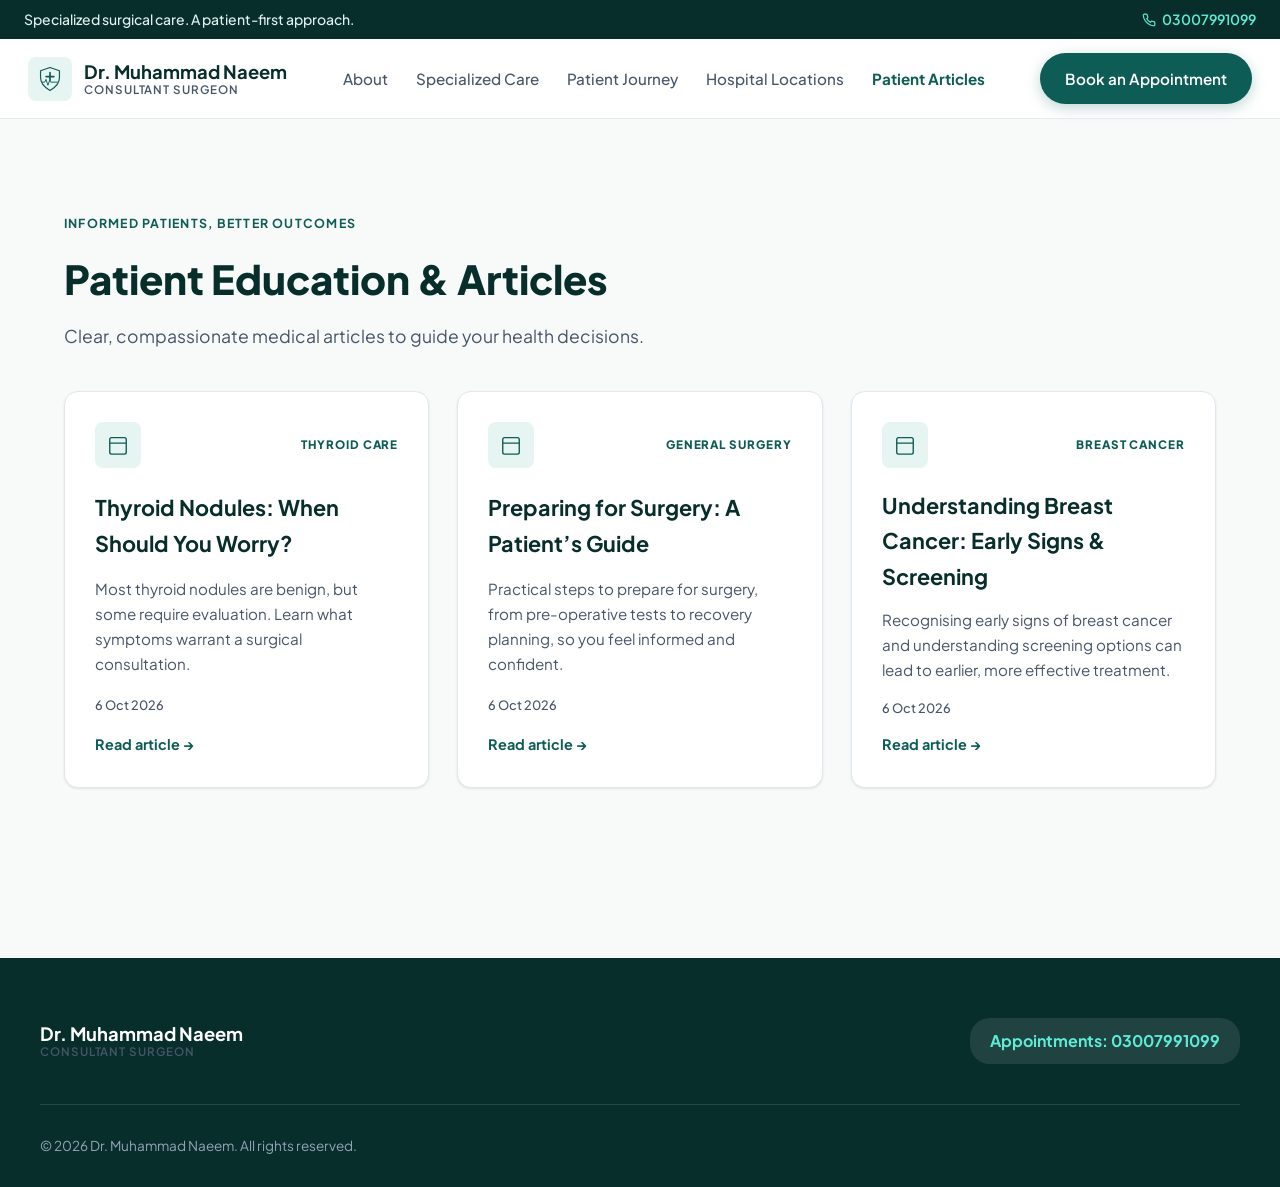
<file: blog/index.html>
<!DOCTYPE html>
<html lang="en" dir="ltr">
<head>
  <meta charset="utf-8" />
  <meta name="viewport" content="width=device-width, initial-scale=1" />
  <title>Patient Education & Health Articles | Dr. Muhammad Naeem</title>
  <meta name="description" content="Explore health articles on breast cancer, thyroid conditions, and surgical preparation by Dr. Muhammad Naeem, Consultant Surgeon in Faisalabad." />
  <link rel="preconnect" href="https://fonts.googleapis.com" />
  <link rel="preconnect" href="https://fonts.gstatic.com" crossorigin />
  <link href="https://fonts.googleapis.com/css2?family=Manrope:wght@400;500;600;700&family=Noto+Nastaliq+Urdu:wght@400;600;700&family=Plus+Jakarta+Sans:wght@400;500;600;700;800&display=swap" rel="stylesheet" />
  <link rel="stylesheet" href="../styles.css" />
</head>
<body>

  <!-- Top Announcement Line -->
  <div class="topline">
    <span>Specialized surgical care. A patient-first approach.</span>
    <a href="tel:+923007991099">
      <svg xmlns="http://www.w3.org/2000/svg" width="14" height="14" viewBox="0 0 24 24" fill="none" stroke="currentColor" stroke-width="2" stroke-linecap="round" stroke-linejoin="round"><path d="M22 16.92v3a2 2 0 0 1-2.18 2 19.79 19.79 0 0 1-8.63-3.07 19.5 19.5 0 0 1-6-6 19.79 19.79 0 0 1-3.07-8.67A2 2 0 0 1 4.11 2h3a2 2 0 0 1 2 1.72 12.84 12.84 0 0 0 .7 2.81 2 2 0 0 1-.45 2.11L8.09 9.91a16 16 0 0 0 6 6l1.27-1.27a2 2 0 0 1 2.11-.45 12.84 12.84 0 0 0 2.81.7A2 2 0 0 1 22 16.92z"></path></svg>
      03007991099
    </a>
  </div>

  <!-- Header -->
  <header class="site-header">
    <a class="brand" href="../index.html">
      <span class="brand-mark">
        <svg viewBox="0 0 40 40" fill="none" class="brand-logo" aria-hidden="true" role="presentation">
          <path d="M20 3.5l13.5 4.8v9.7c0 8.5-5.7 14.2-13.5 18.5-7.8-4.3-13.5-10-13.5-18.5V8.3L20 3.5z" stroke="currentColor" stroke-width="1.7" stroke-linejoin="round"></path>
          <path d="M20 11v11M14.5 16.5h11" stroke="currentColor" stroke-width="2.4" stroke-linecap="round"></path>
          <path d="M9 24.5h3.5l1.8-4 2.7 8.5 2.3-6.5 1.5 2h9.7" stroke="currentColor" stroke-width="1.3" stroke-linecap="round" stroke-linejoin="round"></path>
        </svg>
      </span>
      <span class="brand-title">
        Dr. Muhammad Naeem
        <small>CONSULTANT SURGEON</small>
      </span>
    </a>

    <nav class="navigation">
      <a href="../index.html#about">About</a>
      <a href="../index.html#services">Specialized Care</a>
      <a href="../index.html#journey">Patient Journey</a>
      <a href="../index.html#locations">Hospital Locations</a>
      <a href="index.html" style="color: var(--primary); font-weight: 700;">Patient Articles</a>
    </nav>

    <div class="header-actions">
      <a class="button header-cta" href="../index.html#appointment">Book an Appointment</a>
    </div>
  </header>

  <main class="section">
    <div style="margin-bottom: 40px;">
      <div class="eyebrow">INFORMED PATIENTS, BETTER OUTCOMES</div>
      <h1 style="font-size: 2.5rem; color: var(--primary-dark); font-weight: 800;">Patient Education & Articles</h1>
      <p style="color: var(--muted-text); font-size: 1.1rem; margin-top: 10px;">Clear, compassionate medical articles to guide your health decisions.</p>
    </div>

    <div class="services-grid">
      <!-- Article 1 -->
      <article class="service-card article-card">
        <div class="service-top">
          <span class="medical-icon">
            <svg xmlns="http://www.w3.org/2000/svg" width="22" height="22" viewBox="0 0 24 24" fill="none" stroke="currentColor" stroke-width="1.5"><rect width="18" height="18" x="3" y="4" rx="2"></rect><path d="M3 10h18"></path></svg>
          </span>
          <span>Thyroid Care</span>
        </div>
        <h3>Thyroid Nodules: When Should You Worry?</h3>
        <p>Most thyroid nodules are benign, but some require evaluation. Learn what symptoms warrant a surgical consultation.</p>
        <div class="article-date">6 Oct 2026</div>
        <a href="thyroid-nodules-when-to-worry.html">Read article &rarr;</a>
      </article>

      <!-- Article 2 -->
      <article class="service-card article-card">
        <div class="service-top">
          <span class="medical-icon">
            <svg xmlns="http://www.w3.org/2000/svg" width="22" height="22" viewBox="0 0 24 24" fill="none" stroke="currentColor" stroke-width="1.5"><rect width="18" height="18" x="3" y="4" rx="2"></rect><path d="M3 10h18"></path></svg>
          </span>
          <span>General Surgery</span>
        </div>
        <h3>Preparing for Surgery: A Patient’s Guide</h3>
        <p>Practical steps to prepare for surgery, from pre-operative tests to recovery planning, so you feel informed and confident.</p>
        <div class="article-date">6 Oct 2026</div>
        <a href="preparing-for-surgery-patients-guide.html">Read article &rarr;</a>
      </article>

      <!-- Article 3 -->
      <article class="service-card article-card">
        <div class="service-top">
          <span class="medical-icon">
            <svg xmlns="http://www.w3.org/2000/svg" width="22" height="22" viewBox="0 0 24 24" fill="none" stroke="currentColor" stroke-width="1.5"><rect width="18" height="18" x="3" y="4" rx="2"></rect><path d="M3 10h18"></path></svg>
          </span>
          <span>Breast Cancer</span>
        </div>
        <h3>Understanding Breast Cancer: Early Signs & Screening</h3>
        <p>Recognising early signs of breast cancer and understanding screening options can lead to earlier, more effective treatment.</p>
        <div class="article-date">6 Oct 2026</div>
        <a href="understanding-breast-cancer-early-signs.html">Read article &rarr;</a>
      </article>
    </div>
  </main>

  <footer>
    <div class="footer-top">
      <a class="brand" href="../index.html">
        <span class="brand-title" style="color:white;">Dr. Muhammad Naeem<small>CONSULTANT SURGEON</small></span>
      </a>
      <a href="tel:+923007991099">Appointments: 03007991099</a>
    </div>
    <div class="footer-bottom">
      <span>© 2026 Dr. Muhammad Naeem. All rights reserved.</span>
    </div>
  </footer>
</body>
</html>
</file>
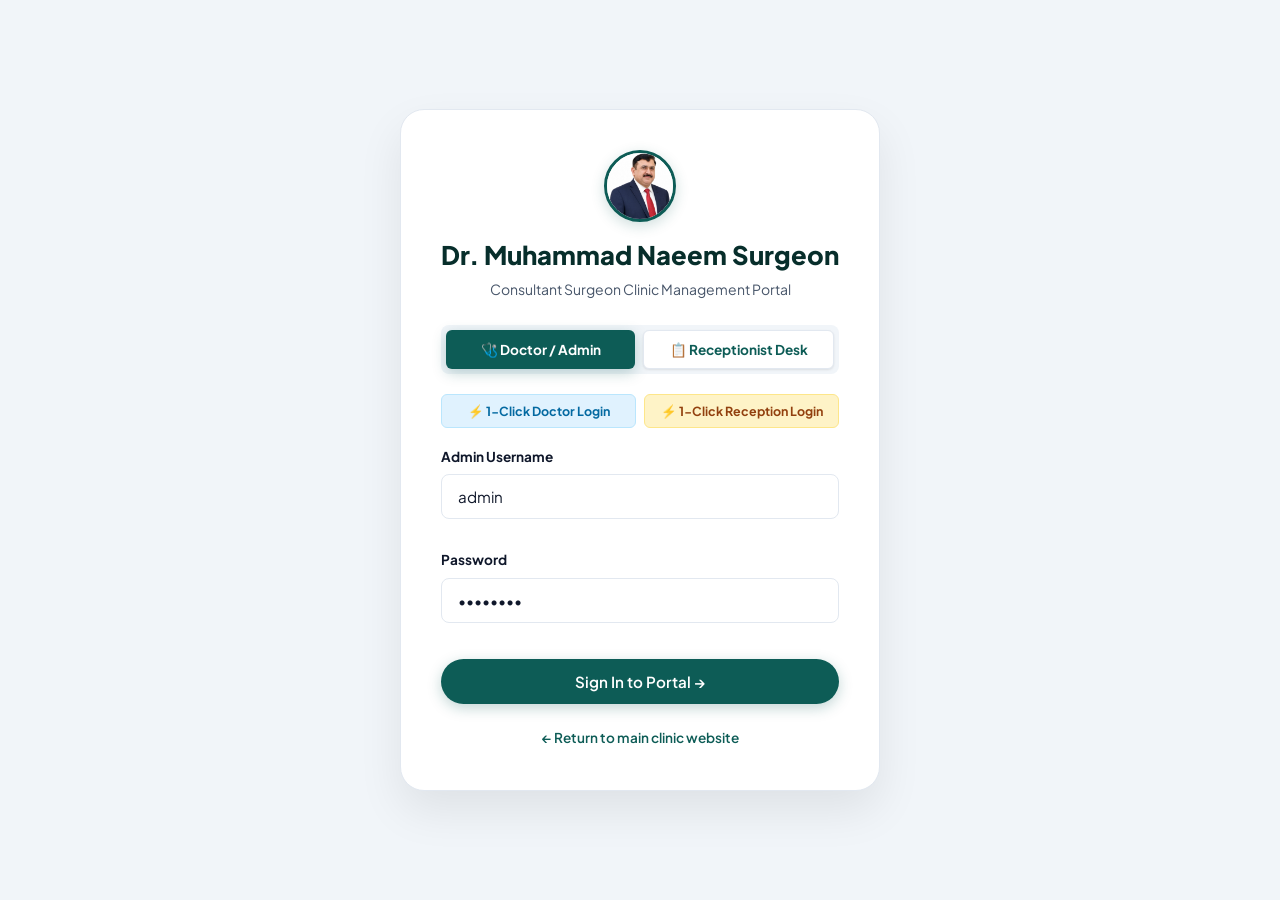
<file: admin.html>
<!DOCTYPE html>
<html lang="en" dir="ltr">
<head>
  <meta charset="utf-8" />
  <meta name="viewport" content="width=device-width, initial-scale=1" />
  <title>Clinic Management Portal | Dr. Muhammad Naeem</title>
  <link rel="preconnect" href="https://fonts.googleapis.com" />
  <link rel="preconnect" href="https://fonts.gstatic.com" crossorigin />
  <link href="https://fonts.googleapis.com/css2?family=Plus+Jakarta+Sans:wght@400;500;600;700;800&family=Noto+Nastaliq+Urdu:wght@400;600;700&display=swap" rel="stylesheet" />
  <link rel="stylesheet" href="styles.css" />
  <style>
    .admin-body {
      background-color: #f1f5f9;
      min-height: 100vh;
      color: #0f172a;
    }
    
    .login-wrapper {
      min-height: 100vh;
      display: flex;
      align-items: center;
      justify-content: center;
      padding: 24px;
    }

    .login-card {
      background: #ffffff;
      padding: 40px;
      border-radius: var(--radius-lg);
      box-shadow: 0 20px 45px rgba(0,0,0,0.08);
      max-width: 480px;
      width: 100%;
      border: 1px solid var(--border-color);
    }

    .admin-header {
      background: var(--primary-dark);
      color: #ffffff;
      padding: 16px 28px;
      display: flex;
      align-items: center;
      justify-content: space-between;
      box-shadow: var(--shadow-md);
      flex-wrap: wrap;
      gap: 16px;
    }

    .admin-nav {
      display: flex;
      gap: 8px;
      align-items: center;
      flex-wrap: wrap;
    }

    .admin-tab-btn {
      padding: 9px 16px;
      border-radius: 20px;
      font-weight: 700;
      font-size: 0.85rem;
      color: #94a3b8;
      background: transparent;
      transition: var(--transition);
      border: none;
      cursor: pointer;
      display: inline-flex;
      align-items: center;
      gap: 6px;
    }

    .admin-tab-btn:hover {
      color: #ffffff;
      background: rgba(255,255,255,0.08);
    }

    .admin-tab-btn.active {
      background: var(--primary);
      color: #ffffff;
    }

    .admin-container {
      max-width: 1280px;
      margin: 32px auto;
      padding: 0 24px;
    }

    .stats-row {
      display: grid;
      grid-template-columns: repeat(auto-fit, minmax(220px, 1fr));
      gap: 18px;
      margin-bottom: 28px;
    }

    .stat-card {
      background: #ffffff;
      padding: 22px;
      border-radius: var(--radius-md);
      border: 1px solid var(--border-color);
      box-shadow: var(--shadow-sm);
    }

    .stat-card h4 {
      font-size: 0.78rem;
      text-transform: uppercase;
      letter-spacing: 0.08em;
      color: var(--muted-text);
      margin-bottom: 6px;
      font-weight: 700;
    }

    .stat-card .stat-number {
      font-size: 1.85rem;
      font-weight: 800;
      color: var(--primary-dark);
    }

    .admin-card {
      background: #ffffff;
      border-radius: var(--radius-md);
      border: 1px solid var(--border-color);
      box-shadow: var(--shadow-sm);
      padding: 26px;
      margin-bottom: 28px;
    }

    .data-table {
      width: 100%;
      border-collapse: collapse;
      margin-top: 14px;
    }

    .data-table th, .data-table td {
      padding: 12px 14px;
      text-align: left;
      border-bottom: 1px solid var(--border-color);
      font-size: 0.875rem;
    }

    .data-table th {
      background: #f8fafc;
      font-weight: 700;
      color: var(--primary-dark);
      white-space: nowrap;
    }

    .action-btn {
      padding: 5px 10px;
      border-radius: 6px;
      font-size: 0.775rem;
      font-weight: 600;
      margin-right: 4px;
      border: none;
      cursor: pointer;
      display: inline-flex;
      align-items: center;
      gap: 4px;
      transition: var(--transition);
      white-space: nowrap;
    }

    .btn-wa { background: #25d366; color: white; }
    .btn-wa:hover { background: #1eb757; }
    .btn-slip { background: #0d5c56; color: white; }
    .btn-slip:hover { background: #094742; }
    .btn-call { background: var(--primary-light); color: var(--primary); }
    .btn-edit { background: #e0f2fe; color: #0369a1; }
    .btn-delete { background: #fee2e2; color: #991b1b; }
    .btn-pay { background: #dcfce7; color: #15803d; font-weight: 700; }

    .tab-content { display: none; }
    .tab-content.active { display: block; }

    .role-badge-pill {
      display: inline-flex;
      align-items: center;
      gap: 6px;
      padding: 4px 12px;
      border-radius: 20px;
      font-size: 0.75rem;
      font-weight: 700;
      letter-spacing: 0.04em;
    }
  </style>
</head>
<body class="admin-body">

  <!-- Dual-Role Login Screen (Doctor Admin & Front Desk Receptionist) -->
  <div class="login-wrapper" id="loginScreen">
    <div class="login-card">
      <div style="text-align: center; margin-bottom: 24px;">
        <img src="images/dr-naeem-blue-suit.jpg" style="width: 72px; height: 72px; border-radius: 50%; object-fit: cover; object-position: top; border: 3px solid var(--primary); margin: 0 auto 12px; display: block; box-shadow: 0 4px 14px rgba(13, 92, 86, 0.2);" alt="Dr. Muhammad Naeem Surgeon" />
        <h2 style="font-size: 1.6rem; color: var(--primary-dark); font-weight: 800;">Dr. Muhammad Naeem Surgeon</h2>
        <p style="color: var(--muted-text); font-size: 0.875rem; margin-top: 2px;">Consultant Surgeon Clinic Management Portal</p>
      </div>

      <!-- Role Selector Tabs -->
      <div style="display: flex; gap: 8px; background: #f1f5f9; padding: 5px; border-radius: var(--radius-sm); margin-bottom: 20px;">
        <button id="loginRoleAdminBtn" type="button" class="button" style="flex: 1; padding: 10px; font-size: 0.85rem; border-radius: 6px; background: var(--primary); color: white; border: none; font-weight: 700; cursor: pointer;">
          🩺 Doctor / Admin
        </button>
        <button id="loginRoleRecepBtn" type="button" class="button button-secondary" style="flex: 1; padding: 10px; font-size: 0.85rem; border-radius: 6px; font-weight: 700; cursor: pointer;">
          📋 Receptionist Desk
        </button>
      </div>

      <!-- Quick Demo Login Helpers -->
      <div style="display: flex; gap: 8px; margin-bottom: 18px;">
        <button type="button" id="fillAdminDemo" onclick="window.performPortalLogin('admin','admin123')" style="flex: 1; font-size: 0.78rem; background: #e0f2fe; color: #0369a1; padding: 8px 10px; border-radius: 6px; border: 1px solid #bae6fd; font-weight: 700; cursor: pointer;">
          ⚡ 1-Click Doctor Login
        </button>
        <button type="button" id="fillRecepDemo" onclick="window.performPortalLogin('receptionist','recep123')" style="flex: 1; font-size: 0.78rem; background: #fef3c7; color: #92400e; padding: 8px 10px; border-radius: 6px; border: 1px solid #fde68a; font-weight: 700; cursor: pointer;">
          ⚡ 1-Click Reception Login
        </button>
      </div>

      <form id="adminLoginForm" onsubmit="event.preventDefault(); window.performPortalLogin(document.getElementById('adminUsername').value, document.getElementById('adminPassword').value); return false;">
        <label>
          <span id="loginUsernameLabel">Admin Username</span>
          <input type="text" id="adminUsername" placeholder="e.g. admin" value="admin" autocomplete="username" required />
        </label>

        <label style="margin-top: 12px;">
          Password
          <input type="password" id="adminPassword" placeholder="e.g. admin123" value="admin123" autocomplete="current-password" required />
        </label>

        <div id="loginError" style="color: #dc2626; font-size: 0.825rem; display: none; margin-top: 8px;">Incorrect username or password. Please verify credentials!</div>
        
        <button type="submit" id="adminLoginSubmitBtn" class="button" style="width: 100%; margin-top: 18px; cursor: pointer;">
          Sign In to Portal &rarr;
        </button>
      </form>

      <div style="text-align: center; margin-top: 20px;">
        <a href="index.html" class="text-link" style="font-size: 0.85rem;">&larr; Return to main clinic website</a>
      </div>
    </div>
  </div>

  <!-- Main Authenticated Portal Screen -->
  <div id="adminDashboard" style="display: none;">
    <header class="admin-header">
      <div style="display: flex; align-items: center; gap: 14px;">
        <img src="images/dr-naeem-blue-suit.jpg" style="width: 44px; height: 44px; border-radius: 50%; object-fit: cover; object-position: top; border: 2px solid #5eead4; box-shadow: 0 2px 8px rgba(0,0,0,0.2);" alt="Dr. Muhammad Naeem Surgeon" />
        <div>
          <strong style="font-size: 1.05rem; display: block; color: white;">Dr. Muhammad Naeem Surgeon — Clinic Portal</strong>
          <div style="display: flex; align-items: center; gap: 8px; margin-top: 2px;">
            <span style="color: #94a3b8; font-size: 0.78rem;">User: <strong id="currentAdminName" style="color: #ffffff;">Admin</strong></span>
            <span id="currentUserRoleBadge" class="role-badge-pill badge-role-admin">Super Admin</span>
          </div>
        </div>
      </div>

      <!-- Navigation Tabs (Role filtered dynamically) -->
      <nav class="admin-nav" id="mainPortalNav">
        <!-- Admin-Only Navigation -->
        <button class="admin-tab-btn active admin-only" id="tabOverviewBtn">
          📊 Financials & Overview
        </button>
        <button class="admin-tab-btn admin-only" id="tabAppointmentsBtn">
          📋 Master Appointments (<span id="unreadApptBadge">0</span>)
        </button>
        <button class="admin-tab-btn admin-only" id="tabScheduleBtn">
          📅 Doctor Schedule & Fees
        </button>
        <button class="admin-tab-btn admin-only" id="tabPatientsBtn">
          👥 Patient Registry
        </button>
        <button class="admin-tab-btn admin-only" id="tabUsersBtn">
          🔐 Staff & Receptionists
        </button>
        <button class="admin-tab-btn admin-only" id="tabBlogBtn">
          ✍️ Blog Manager
        </button>

        <!-- Receptionist Navigation -->
        <button class="admin-tab-btn recep-only" id="tabRecepQueueBtn" style="display: none;">
          📋 Reception Desk & Queue
        </button>
        <button class="admin-tab-btn recep-only" id="tabRecepBookBtn" style="display: none;">
          ➕ Register & Book Slip
        </button>

        <a href="index.html" target="_blank" class="button button-secondary" style="padding: 7px 14px; font-size: 0.825rem;">
          🌐 Website
        </a>
        <button id="logoutBtn" class="button" style="background: #ef4444; padding: 7px 14px; font-size: 0.825rem; border: none;">
          🚪 Logout
        </button>
      </nav>
    </header>

    <div class="admin-container">

      <!-- ===================================================================
           TAB 1: FINANCIALS & CLINIC OVERVIEW (Admin Only)
           =================================================================== -->
      <div class="tab-content active" id="overviewTab">
        <!-- Financial Statistics in Rupees -->
        <div class="stats-row">
          <div class="stat-card">
            <h4>Total Consultations</h4>
            <div class="stat-number" id="statTotalAppts">0</div>
          </div>
          <div class="stat-card">
            <h4>Total Rupees Collected</h4>
            <div class="stat-number" id="statTotalRupeesCollected" style="color: #16a34a;">Rs. 0</div>
          </div>
          <div class="stat-card">
            <h4>Pending Fees in Rupees</h4>
            <div class="stat-number" id="statTotalRupeesPending" style="color: #dc2626;">Rs. 0</div>
          </div>
          <div class="stat-card">
            <h4>Today's Patient Queue</h4>
            <div class="stat-number" id="statTodayAppts" style="color: #0284c7;">0</div>
          </div>
        </div>

        <!-- Clinic Summary Grid -->
        <div style="display: grid; grid-template-columns: 2fr 1fr; gap: 24px; margin-bottom: 24px;">
          <div class="admin-card">
            <h3 style="font-size: 1.2rem; color: var(--primary-dark); font-weight: 800; margin-bottom: 12px;">Active Doctor OPD Schedule & Hospital Timings</h3>
            <div style="display: grid; grid-template-columns: repeat(auto-fit, minmax(220px, 1fr)); gap: 14px;">
              <div style="background: #f8fafc; border: 1px solid var(--border-color); border-radius: 8px; padding: 14px;">
                <h4 style="color: var(--primary); font-size: 0.95rem; font-weight: 800; margin-bottom: 4px;">🏥 Kardaar Hospital</h4>
                <div style="font-size: 0.85rem; color: var(--dark-text); font-weight: 600;">Mon - Thu (4:00 PM - 7:00 PM)</div>
                <div style="font-size: 0.78rem; color: var(--muted-text); margin-top: 4px;">Plot No 5, Kohinoor City Madina Town, Faisalabad</div>
                <div style="margin-top: 10px; font-size: 0.85rem; font-weight: 700; color: #0d5c56;">Fee: <span class="kardaarFeeDisplay">Rs. 2,000</span></div>
              </div>
              <div style="background: #f8fafc; border: 1px solid var(--border-color); border-radius: 8px; padding: 14px;">
                <h4 style="color: var(--primary); font-size: 0.95rem; font-weight: 800; margin-bottom: 4px;">🏥 Faisal Hospital</h4>
                <div style="font-size: 0.85rem; color: var(--dark-text); font-weight: 600;">Fri - Sat (6:00 PM - 9:00 PM)</div>
                <div style="font-size: 0.78rem; color: var(--muted-text); margin-top: 4px;">673-A Lower Canal Rd E, People's Colony No 1, Faisalabad</div>
                <div style="margin-top: 10px; font-size: 0.85rem; font-weight: 700; color: #0d5c56;">Fee: <span class="faisalFeeDisplay">Rs. 2,000</span></div>
              </div>
              <div style="background: #f8fafc; border: 1px solid var(--border-color); border-radius: 8px; padding: 14px;">
                <h4 style="color: var(--primary); font-size: 0.95rem; font-weight: 800; margin-bottom: 4px;">🏥 Yashfeen Clinic</h4>
                <div style="font-size: 0.85rem; color: var(--dark-text); font-weight: 600;">Sun / By Appointment</div>
                <div style="font-size: 0.78rem; color: var(--muted-text); margin-top: 4px;">Muslim Town No. 1, Gate No. 2, Sargodha Road, Faisalabad</div>
                <div style="margin-top: 10px; font-size: 0.85rem; font-weight: 700; color: #0d5c56;">Fee: <span class="yashfeenFeeDisplay">Rs. 2,000</span></div>
              </div>
            </div>
            <div style="margin-top: 16px; background: #e6f4f2; border: 1px solid #99f6e4; padding: 12px 16px; border-radius: 8px; display: flex; justify-content: space-between; align-items: center;">
              <div>
                <strong style="color: #072e2b; font-size: 0.9rem;">Doctor OPD Status / Notice:</strong>
                <span id="overviewNoticeText" style="margin-left: 8px; font-size: 0.85rem; color: #0d5c56;">Clinic is open and consulting as per normal schedule.</span>
              </div>
              <button class="button button-secondary" style="padding: 6px 12px; font-size: 0.8rem;" onclick="document.getElementById('tabScheduleBtn').click();">
                ✏️ Edit Schedule
              </button>
            </div>
          </div>

          <div class="admin-card">
            <h3 style="font-size: 1.2rem; color: var(--primary-dark); font-weight: 800; margin-bottom: 12px;">Quick Reception Desk Actions</h3>
            <p style="font-size: 0.85rem; color: var(--muted-text); margin-bottom: 16px;">Quickly jump into receptionist duties or test the front-desk appointment workflows:</p>
            <div style="display: flex; flex-direction: column; gap: 10px;">
              <button class="button" style="width: 100%; justify-content: center;" onclick="switchToReceptionistView();">
                📋 Switch to Receptionist Desk View
              </button>
              <button class="button button-secondary" style="width: 100%; justify-content: center;" onclick="document.getElementById('tabScheduleBtn').click();">
                ⚙️ Adjust Consultation Fee & Rupees
              </button>
            </div>
          </div>
        </div>
      </div>

      <!-- ===================================================================
           TAB 2: MASTER APPOINTMENTS HUB (Admin View)
           =================================================================== -->
      <div class="tab-content" id="appointmentsTab">
        <div class="admin-card">
          <div style="display: flex; justify-content: space-between; align-items: center; flex-wrap: wrap; gap: 16px; margin-bottom: 16px;">
            <div>
              <h3 style="font-size: 1.3rem; color: var(--primary-dark); font-weight: 800;">Master Appointment Consultations</h3>
              <p style="color: var(--muted-text); font-size: 0.875rem;">Manage all patient bookings, consultation slips, fees in rupees, and WhatsApp dispatches.</p>
            </div>
            <div style="display: flex; gap: 10px;">
              <button id="exportCsvBtn" class="button button-secondary" style="padding: 8px 14px; font-size: 0.85rem;">
                📥 Export CSV
              </button>
              <button id="clearAllApptsBtn" class="button" style="background: #fee2e2; color: #991b1b; padding: 8px 14px; font-size: 0.85rem; border: none;">
                🗑️ Clear All
              </button>
            </div>
          </div>

          <!-- Filter & Search Bar -->
          <div class="filter-bar">
            <input type="text" id="apptSearchInput" placeholder="🔍 Search patient, phone, or slip #..." style="flex: 1; min-width: 220px;" />
            <select id="apptFilterHospital">
              <option value="all">All Hospitals</option>
              <option value="Kardaar Hospital">Kardaar Hospital</option>
              <option value="Faisal Hospital">Faisal Hospital</option>
              <option value="Yashfeen Clinic">Yashfeen Clinic</option>
            </select>
            <select id="apptFilterStatus">
              <option value="all">All Statuses</option>
              <option value="new">New / Scheduled</option>
              <option value="waiting">Waiting in Lobby</option>
              <option value="in-consultation">With Doctor</option>
              <option value="completed">Completed</option>
              <option value="cancelled">Cancelled</option>
            </select>
            <select id="apptFilterPayment">
              <option value="all">All Payment States</option>
              <option value="Paid">Paid (Rupees)</option>
              <option value="Pending">Pending</option>
            </select>
          </div>

          <div style="overflow-x: auto;">
            <table class="data-table">
              <thead>
                <tr>
                  <th>Slip / Token</th>
                  <th>Patient Details</th>
                  <th>Contact</th>
                  <th>Hospital & Date</th>
                  <th>Time Slot</th>
                  <th>Specialty / Concern</th>
                  <th>Fee (Rupees)</th>
                  <th>Status</th>
                  <th>Payment</th>
                  <th>Actions</th>
                </tr>
              </thead>
              <tbody id="appointmentsTableBody">
                <!-- Dynamically populated -->
              </tbody>
            </table>
          </div>
        </div>
      </div>

      <!-- ===================================================================
           TAB 3: DOCTOR SCHEDULE & TIMINGS MANAGER (Admin Only)
           =================================================================== -->
      <div class="tab-content" id="scheduleTab">
        <div class="admin-card">
          <h3 style="font-size: 1.3rem; color: var(--primary-dark); font-weight: 800; margin-bottom: 6px;">Doctor Muhammad Naeem - Schedule & Consultation Fees</h3>
          <p style="color: var(--muted-text); font-size: 0.875rem; margin-bottom: 24px;">Configure hospital OPD days, timings, default consultation fees in rupees, and clinic broadcast notices.</p>

          <form id="scheduleSettingsForm">
            <div style="display: grid; grid-template-columns: repeat(auto-fit, minmax(280px, 1fr)); gap: 20px; margin-bottom: 24px;">
              <!-- Kardaar Hospital Timings -->
              <div style="background: #f8fafc; border: 1px solid var(--border-color); border-radius: 12px; padding: 20px;">
                <h4 style="color: var(--primary-dark); font-size: 1.05rem; font-weight: 800; margin-bottom: 12px;">🏥 Kardaar Hospital Settings</h4>
                <label>
                  OPD Days
                  <input type="text" id="kardaarDays" value="Monday to Thursday" required />
                </label>
                <label style="margin-top: 10px;">
                  OPD Consultation Timings
                  <input type="text" id="kardaarTimings" value="4:00 PM - 7:00 PM" required />
                </label>
                <label style="margin-top: 10px;">
                  Address
                  <input type="text" id="kardaarAddress" value="Plot No 5, Kohinoor City Madina Town, Faisalabad" required />
                </label>
              </div>

              <!-- Faisal Hospital Timings -->
              <div style="background: #f8fafc; border: 1px solid var(--border-color); border-radius: 12px; padding: 20px;">
                <h4 style="color: var(--primary-dark); font-size: 1.05rem; font-weight: 800; margin-bottom: 12px;">🏥 Faisal Hospital Settings</h4>
                <label>
                  OPD Days
                  <input type="text" id="faisalDays" value="Friday & Saturday" required />
                </label>
                <label style="margin-top: 10px;">
                  OPD Consultation Timings
                  <input type="text" id="faisalTimings" value="6:00 PM - 9:00 PM" required />
                </label>
                <label style="margin-top: 10px;">
                  Address
                  <input type="text" id="faisalAddress" value="673-A Lower Canal Rd E, Block A People's Colony No 1, Faisalabad" required />
                </label>
              </div>

              <!-- Yashfeen Clinic Timings -->
              <div style="background: #f8fafc; border: 1px solid var(--border-color); border-radius: 12px; padding: 20px;">
                <h4 style="color: var(--primary-dark); font-size: 1.05rem; font-weight: 800; margin-bottom: 12px;">🏥 Yashfeen Clinic Settings</h4>
                <label>
                  OPD Days
                  <input type="text" id="yashfeenDays" value="Sunday / By Appointment" required />
                </label>
                <label style="margin-top: 10px;">
                  OPD Consultation Timings
                  <input type="text" id="yashfeenTimings" value="11:00 AM - 2:00 PM" required />
                </label>
                <label style="margin-top: 10px;">
                  Address
                  <input type="text" id="yashfeenAddress" value="Muslim Town No. 1, Gate No. 2, Muslim Town Market, Near Rehman Masjid, Sargodha Road, Faisalabad" required />
                </label>
              </div>
            </div>

            <!-- Fees & Rupees Configuration -->
            <div style="background: #e6f4f2; border: 1.5px solid #99f6e4; border-radius: 12px; padding: 20px; margin-bottom: 24px;">
              <h4 style="color: #072e2b; font-size: 1.05rem; font-weight: 800; margin-bottom: 14px;">💰 Consultation Fee Configuration (Pakistani Rupees - Rs.)</h4>
              <div class="form-row">
                <label>
                  Standard Initial Consultation Fee (Rs.)
                  <input type="number" id="feeStandard" value="2000" min="500" step="100" required />
                </label>
                <label>
                  Follow-up Consultation Fee (Rs.)
                  <input type="number" id="feeFollowup" value="1500" min="500" step="100" required />
                </label>
                <label>
                  Emergency / Priority Consultation Fee (Rs.)
                  <input type="number" id="feeEmergency" value="3000" min="500" step="100" required />
                </label>
              </div>
            </div>

            <!-- Broadcast / Doctor Status -->
            <label>
              Doctor Live Status / Reception Notice Banner
              <input type="text" id="doctorLiveNotice" value="Clinic is open. Dr. Muhammad Naeem is consulting as per schedule." placeholder="e.g. Doctor in OT until 5:00 PM" required />
            </label>

            <button type="submit" class="button" style="margin-top: 16px;">
              💾 Save Schedule & Fee Settings
            </button>
          </form>
        </div>
      </div>

      <!-- ===================================================================
           TAB 4: PATIENT REGISTRY (Admin View)
           =================================================================== -->
      <div class="tab-content" id="patientsTab">
        <div class="admin-card">
          <div style="display: flex; justify-content: space-between; align-items: center; margin-bottom: 16px;">
            <div>
              <h3 style="font-size: 1.3rem; color: var(--primary-dark); font-weight: 800;">Registered Patients Directory</h3>
              <p style="color: var(--muted-text); font-size: 0.875rem;">Directory of all registered patients, history of consultations, and contact info.</p>
            </div>
            <input type="text" id="patientSearchInput" placeholder="🔍 Search patient name or phone..." style="padding: 8px 12px; border-radius: 6px; border: 1px solid var(--border-color); font-size: 0.85rem;" />
          </div>

          <div style="overflow-x: auto;">
            <table class="data-table">
              <thead>
                <tr>
                  <th>Patient Name</th>
                  <th>Phone / WhatsApp</th>
                  <th>Age & Gender</th>
                  <th>City</th>
                  <th>Total Visits</th>
                  <th>Last Visit</th>
                  <th>Actions</th>
                </tr>
              </thead>
              <tbody id="patientsTableBody">
                <!-- Dynamically populated -->
              </tbody>
            </table>
          </div>
        </div>
      </div>

      <!-- ===================================================================
           TAB 5: RECEPTIONIST DESK & LIVE QUEUE (Receptionist & Admin)
           =================================================================== -->
      <div class="tab-content" id="receptionQueueTab">
        <div class="admin-card">
          <div style="display: flex; justify-content: space-between; align-items: center; flex-wrap: wrap; gap: 14px; margin-bottom: 20px;">
            <div>
              <h3 style="font-size: 1.3rem; color: var(--primary-dark); font-weight: 800;">Front Desk Reception: Today's OPD Queue</h3>
              <p style="color: var(--muted-text); font-size: 0.875rem;">Manage arrived patients, update doctor consultation queue, collect fee rupees, and issue slips.</p>
            </div>
            <button class="button" onclick="document.getElementById('tabRecepBookBtn').click();">
              ➕ Book Walk-In Patient & Issue Slip
            </button>
          </div>

          <!-- Reception Search & Quick Filter -->
          <div class="filter-bar">
            <input type="text" id="recepSearchInput" placeholder="🔍 Search Slip #, patient name, or phone..." style="flex: 1;" />
            <select id="recepFilterHospital">
              <option value="all">All Hospitals</option>
              <option value="Kardaar Hospital">Kardaar Hospital</option>
              <option value="Faisal Hospital">Faisal Hospital</option>
              <option value="Yashfeen Clinic">Yashfeen Clinic</option>
            </select>
          </div>

          <!-- Queue Table -->
          <div style="overflow-x: auto;">
            <table class="data-table">
              <thead>
                <tr>
                  <th>Token #</th>
                  <th>Patient Name</th>
                  <th>Phone</th>
                  <th>Hospital</th>
                  <th>Slot</th>
                  <th>Queue Status</th>
                  <th>Fee (Rupees)</th>
                  <th>Slip Actions</th>
                </tr>
              </thead>
              <tbody id="receptionQueueTableBody">
                <!-- Dynamically populated -->
              </tbody>
            </table>
          </div>
        </div>
      </div>

      <!-- ===================================================================
           TAB 6: REGISTER PATIENT & ISSUE SLIP (Receptionist Quick Book)
           =================================================================== -->
      <div class="tab-content" id="receptionBookTab">
        <div class="admin-card" style="max-width: 820px; margin: 0 auto;">
          <h3 style="font-size: 1.3rem; color: var(--primary-dark); font-weight: 800; margin-bottom: 6px;">Register Patient & Issue Consultation Slip</h3>
          <p style="color: var(--muted-text); font-size: 0.875rem; margin-bottom: 24px;">Fill details for walk-in or telephone patients to generate an official token slip with fees in rupees.</p>

          <form id="receptionQuickBookForm">
            <!-- Patient Registration Details -->
            <div class="form-row">
              <label>
                Patient Full Name
                <input placeholder="e.g. Tariq Mehmood" required id="qbName" />
              </label>
              <label>
                Patient WhatsApp / Phone
                <input placeholder="e.g. 03007991099" required id="qbPhone" />
              </label>
            </div>

            <div class="form-row">
              <label>
                Age
                <input type="number" placeholder="e.g. 42" required id="qbAge" />
              </label>
              <label>
                Gender
                <select id="qbGender" required>
                  <option value="Male">Male</option>
                  <option value="Female">Female</option>
                  <option value="Other">Other</option>
                </select>
              </label>
              <label>
                City / Area
                <input placeholder="e.g. Faisalabad" required id="qbCity" value="Faisalabad" />
              </label>
            </div>

            <!-- Appointment Details -->
            <div class="form-row">
              <label>
                Hospital Branch
                <select id="qbHospital" required>
                  <option value="Kardaar Hospital">Kardaar Hospital (Kohinoor City)</option>
                  <option value="Faisal Hospital">Faisal Hospital (Lower Canal Road)</option>
                  <option value="Yashfeen Clinic">Yashfeen Clinic (Sargodha Road)</option>
                </select>
              </label>
              <label>
                Appointment Date
                <input type="date" id="qbDate" required />
              </label>
              <label>
                Time Slot
                <select id="qbSlot" required>
                  <option value="04:00 PM - 04:30 PM">04:00 PM - 04:30 PM</option>
                  <option value="04:30 PM - 05:00 PM">04:30 PM - 05:00 PM</option>
                  <option value="05:00 PM - 05:30 PM">05:00 PM - 05:30 PM</option>
                  <option value="05:30 PM - 06:00 PM">05:30 PM - 06:00 PM</option>
                  <option value="06:00 PM - 06:30 PM">06:00 PM - 06:30 PM</option>
                  <option value="06:30 PM - 07:00 PM">06:30 PM - 07:00 PM</option>
                  <option value="07:00 PM - 07:30 PM">07:00 PM - 07:30 PM</option>
                  <option value="07:30 PM - 08:00 PM">07:30 PM - 08:00 PM</option>
                </select>
              </label>
            </div>

            <label>
              Consultation Specialty / Medical Problem
              <select id="qbConcern" required>
                <option value="Breast Cancer Surgery & Evaluation">Breast Cancer Surgery & Evaluation</option>
                <option value="Thyroid Swelling / Nodules Surgery">Thyroid Swelling / Nodules Surgery</option>
                <option value="Gallbladder / Hernia / Laparoscopic">Gallbladder / Hernia / Laparoscopic</option>
                <option value="General Surgical Consultation">General Surgical Consultation</option>
                <option value="Post-Operative Follow-up">Post-Operative Follow-up</option>
              </select>
            </label>

            <!-- Fee in Rupees & Payment -->
            <div style="background: #e6f4f2; border: 1.5px solid #99f6e4; padding: 18px; border-radius: 10px; margin: 18px 0;">
              <h4 style="font-size: 0.95rem; color: #072e2b; font-weight: 800; margin-bottom: 12px;">Consultation Fee in Rupees & Payment Status</h4>
              <div class="form-row">
                <label>
                  Consultation Fee (Rs.)
                  <input type="number" id="qbFeeRupees" value="2000" min="0" step="100" required />
                </label>
                <label>
                  Payment Status
                  <select id="qbPaymentStatus" required>
                    <option value="Pending">Pending (Payable at desk)</option>
                    <option value="Paid">Paid</option>
                  </select>
                </label>
                <label>
                  Payment Method
                  <select id="qbPaymentMethod">
                    <option value="Cash">Cash Counter</option>
                    <option value="JazzCash">JazzCash</option>
                    <option value="EasyPaisa">EasyPaisa</option>
                    <option value="Bank">Bank Transfer / Card</option>
                  </select>
                </label>
              </div>
            </div>

            <button type="submit" class="button" style="width: 100%; justify-content: center;">
              🎫 Generate Token Slip & Dispatch to WhatsApp
            </button>
          </form>
        </div>
      </div>

      <!-- ===================================================================
           TAB 7: USER MANAGEMENT (Admin Only)
           =================================================================== -->
      <div class="tab-content" id="usersTab">
        <div class="admin-card">
          <h3 style="font-size: 1.3rem; color: var(--primary-dark); font-weight: 800; margin-bottom: 6px;">Add New Receptionist or Staff User</h3>
          <p style="color: var(--muted-text); font-size: 0.875rem; margin-bottom: 24px;">Create dedicated login accounts for front-desk receptionists, clinic assistants, or doctors.</p>

          <form id="newUserForm">
            <div class="form-row">
              <label>
                Full Name
                <input placeholder="e.g. Fatima Zahra (Receptionist)" id="userFullName" required />
              </label>
              <label>
                Username
                <input placeholder="e.g. receptionist2" id="userUsername" required />
              </label>
            </div>

            <div class="form-row">
              <label>
                Password
                <input type="password" placeholder="Set secure password" id="userPassword" required />
              </label>
              <label>
                Role
                <select id="userRole" required>
                  <option value="Receptionist">Receptionist (Front Desk Desk)</option>
                  <option value="Super Admin">Super Admin / Doctor</option>
                  <option value="Assistant">Clinic Assistant</option>
                </select>
              </label>
            </div>

            <button type="submit" class="button" style="width: auto; align-self: flex-start;">
              👤 Create Staff Account
            </button>
          </form>
        </div>

        <div class="admin-card">
          <h3 style="font-size: 1.3rem; color: var(--primary-dark); font-weight: 800; margin-bottom: 16px;">Active System User Accounts</h3>
          <div style="overflow-x: auto;">
            <table class="data-table">
              <thead>
                <tr>
                  <th>Full Name</th>
                  <th>Username</th>
                  <th>Role</th>
                  <th>Date Added</th>
                  <th>Actions</th>
                </tr>
              </thead>
              <tbody id="usersTableBody">
                <!-- Dynamically populated -->
              </tbody>
            </table>
          </div>
        </div>
      </div>

      <!-- ===================================================================
           TAB 8: BLOG MANAGER (Admin Only)
           =================================================================== -->
      <div class="tab-content" id="blogTab">
        <div class="admin-card">
          <h3 style="font-size: 1.3rem; color: var(--primary-dark); font-weight: 800; margin-bottom: 6px;">Publish Patient Educational Article</h3>
          <p style="color: var(--muted-text); font-size: 0.875rem; margin-bottom: 24px;">Articles are published live on the doctor's website homepage and blog directory.</p>

          <form id="newBlogForm">
            <div class="form-row">
              <label>
                Article Title
                <input placeholder="e.g. Early Warning Signs of Breast Lumps" id="blogTitle" required />
              </label>
              <label>
                Category
                <select id="blogCategory" required>
                  <option value="Breast Cancer">Breast Cancer</option>
                  <option value="Thyroid Care">Thyroid Care</option>
                  <option value="General Surgery">General Surgery</option>
                  <option value="Patient Advice">Patient Advice</option>
                </select>
              </label>
            </div>

            <label>
              Short Excerpt / Summary
              <input placeholder="1-2 sentences summarizing the article..." id="blogExcerpt" required />
            </label>

            <label>
              Full Article Content
              <textarea placeholder="Write full educational content here..." id="blogContent" rows="5" required></textarea>
            </label>

            <button type="submit" class="button" style="width: auto;">
              🚀 Publish Article Now
            </button>
          </form>
        </div>

        <div class="admin-card">
          <h3 style="font-size: 1.3rem; color: var(--primary-dark); font-weight: 800; margin-bottom: 16px;">Published Blog Articles</h3>
          <div style="overflow-x: auto;">
            <table class="data-table">
              <thead>
                <tr>
                  <th>Date</th>
                  <th>Title</th>
                  <th>Category</th>
                  <th>Excerpt</th>
                  <th>Actions</th>
                </tr>
              </thead>
              <tbody id="blogsTableBody">
                <!-- Dynamically populated -->
              </tbody>
            </table>
          </div>
        </div>
      </div>

    </div>
  </div>

  <!-- ===================================================================
       UNIVERSAL APPOINTMENT TOKEN SLIP & RECEIPT MODAL
       =================================================================== -->
  <div class="modal-backdrop" id="appointmentSlipModal">
    <div class="modal-container" style="max-width: 540px;">
      <button class="modal-close" id="appointmentSlipModalClose">&times;</button>
      <div class="modal-body" id="printableSlipArea">
        <!-- Rendered dynamically -->
      </div>
    </div>
  </div>

  <!-- Edit User Modal -->
  <div class="modal-backdrop" id="editUserModal">
    <div class="modal-container" style="max-width: 500px;">
      <button class="modal-close" id="editUserModalClose">&times;</button>
      <div class="modal-body">
        <h2 style="font-size: 1.4rem; color: var(--primary-dark); font-weight: 800; margin-bottom: 16px;">Edit Staff User</h2>
        <form id="editUserForm">
          <input type="hidden" id="editUserId" />
          <label>
            Full Name
            <input id="editUserFullName" required />
          </label>
          <label style="margin-top: 10px;">
            Username
            <input id="editUserUsername" required />
          </label>
          <label style="margin-top: 10px;">
            New Password (leave blank to keep current)
            <input type="password" id="editUserPassword" placeholder="Enter new password or leave blank" />
          </label>
          <label style="margin-top: 10px;">
            Role
            <select id="editUserRole" required>
              <option value="Receptionist">Receptionist</option>
              <option value="Super Admin">Super Admin</option>
              <option value="Assistant">Assistant</option>
            </select>
          </label>
          <button type="submit" class="button" style="width: 100%; margin-top: 16px;">💾 Save User Changes</button>
        </form>
      </div>
    </div>
  </div>

  <!-- Edit Blog Modal -->
  <div class="modal-backdrop" id="editBlogModal">
    <div class="modal-container" style="max-width: 650px;">
      <button class="modal-close" id="editBlogModalClose">&times;</button>
      <div class="modal-body">
        <h2 style="font-size: 1.4rem; color: var(--primary-dark); font-weight: 800; margin-bottom: 16px;">Edit Blog Article</h2>
        <form id="editBlogForm">
          <input type="hidden" id="editBlogId" />
          <label>
            Article Title
            <input id="editBlogTitle" required />
          </label>
          <label style="margin-top: 10px;">
            Category
            <select id="editBlogCategory" required>
              <option value="Breast Cancer">Breast Cancer</option>
              <option value="Thyroid Care">Thyroid Care</option>
              <option value="General Surgery">General Surgery</option>
              <option value="Patient Advice">Patient Advice</option>
            </select>
          </label>
          <label style="margin-top: 10px;">
            Excerpt
            <input id="editBlogExcerpt" required />
          </label>
          <label style="margin-top: 10px;">
            Content
            <textarea id="editBlogContent" rows="6" required></textarea>
          </label>
          <button type="submit" class="button" style="width: 100%; margin-top: 16px;">💾 Save Changes</button>
        </form>
      </div>
    </div>
  </div>

  <script src="script.js"></script>
</body>
</html>
</file>
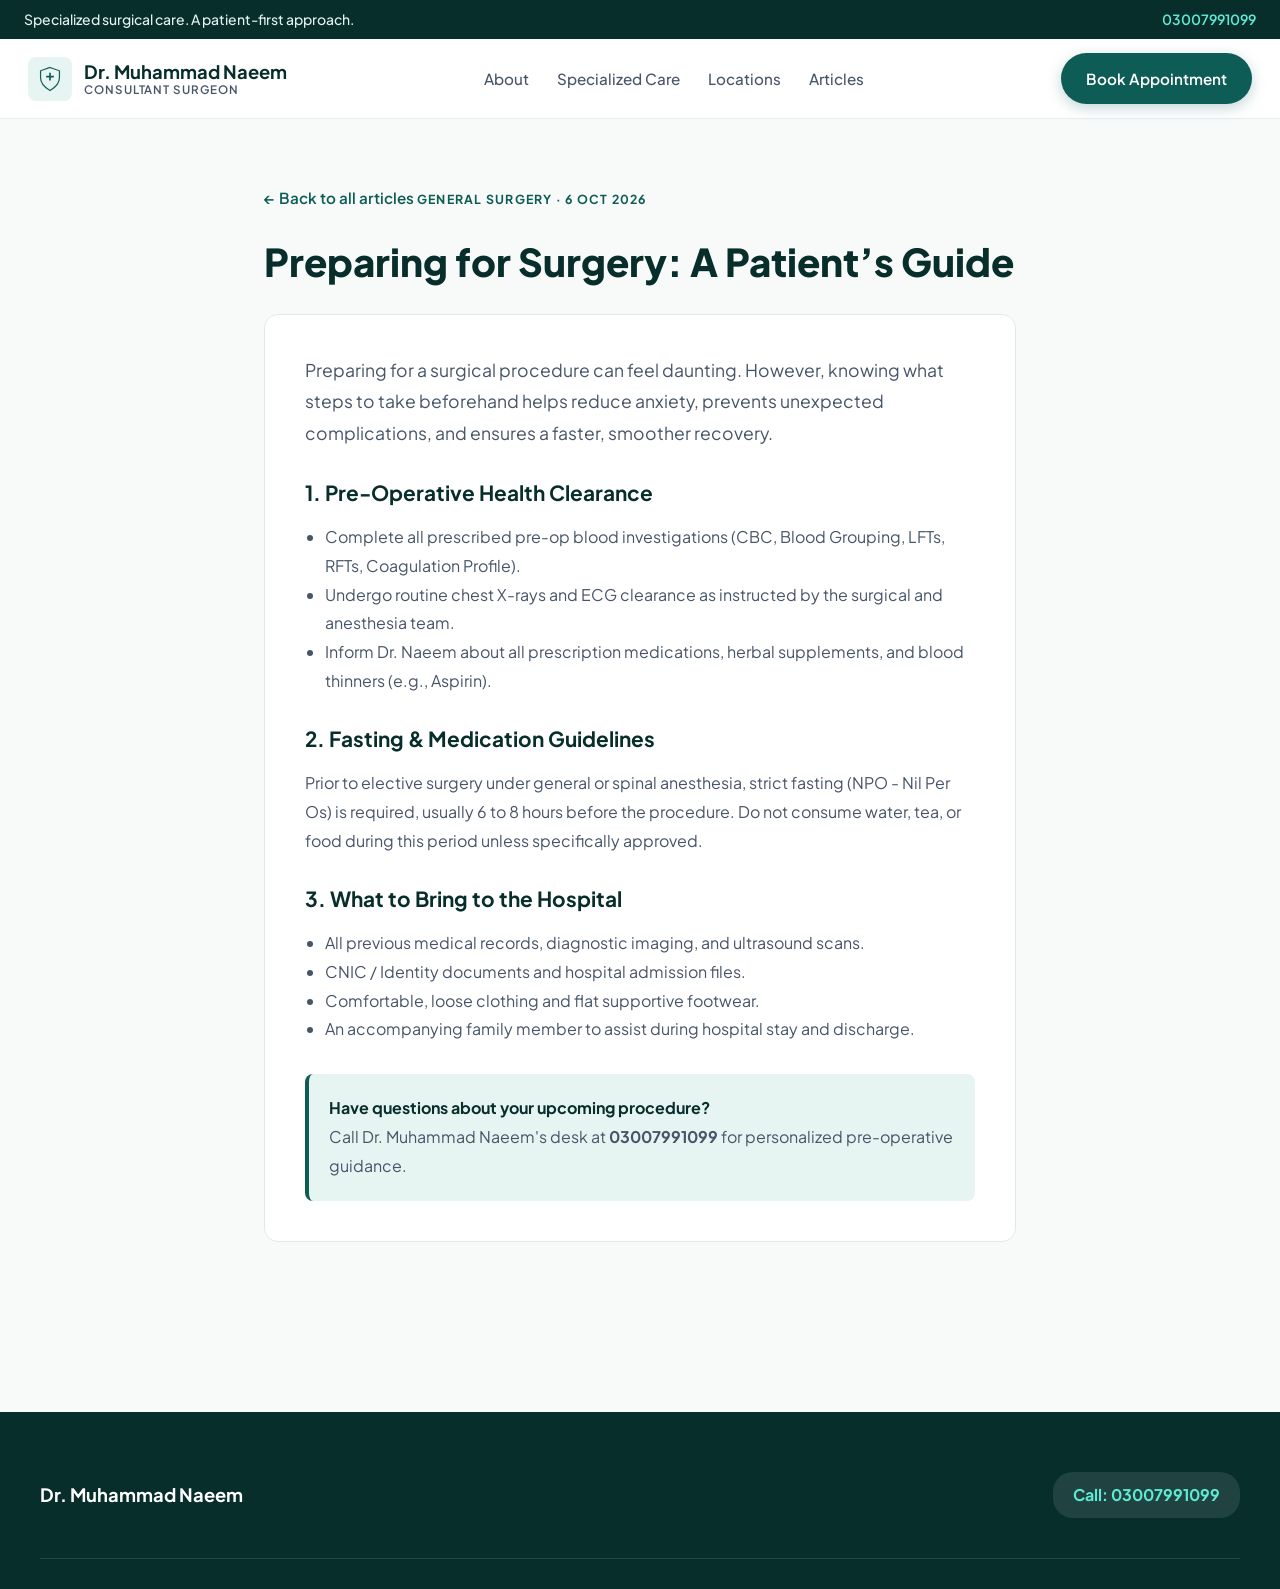
<file: blog/preparing-for-surgery-patients-guide.html>
<!DOCTYPE html>
<html lang="en" dir="ltr">
<head>
  <meta charset="utf-8" />
  <meta name="viewport" content="width=device-width, initial-scale=1" />
  <title>Preparing for Surgery: A Patient’s Guide | Dr. Muhammad Naeem</title>
  <meta name="description" content="Practical steps to prepare for your surgery with Consultant Surgeon Dr. Muhammad Naeem in Faisalabad." />
  <link rel="preconnect" href="https://fonts.googleapis.com" />
  <link rel="preconnect" href="https://fonts.gstatic.com" crossorigin />
  <link href="https://fonts.googleapis.com/css2?family=Plus+Jakarta+Sans:wght@400;500;600;700;800&display=swap" rel="stylesheet" />
  <link rel="stylesheet" href="../styles.css" />
</head>
<body>

  <!-- Top Announcement Line -->
  <div class="topline">
    <span>Specialized surgical care. A patient-first approach.</span>
    <a href="tel:+923007991099">03007991099</a>
  </div>

  <!-- Header -->
  <header class="site-header">
    <a class="brand" href="../index.html">
      <span class="brand-mark">
        <svg viewBox="0 0 40 40" fill="none" class="brand-logo" aria-hidden="true"><path d="M20 3.5l13.5 4.8v9.7c0 8.5-5.7 14.2-13.5 18.5-7.8-4.3-13.5-10-13.5-18.5V8.3L20 3.5z" stroke="currentColor" stroke-width="1.7"></path><path d="M20 11v11M14.5 16.5h11" stroke="currentColor" stroke-width="2.4"></path></svg>
      </span>
      <span class="brand-title">Dr. Muhammad Naeem<small>CONSULTANT SURGEON</small></span>
    </a>

    <nav class="navigation">
      <a href="../index.html#about">About</a>
      <a href="../index.html#services">Specialized Care</a>
      <a href="../index.html#locations">Locations</a>
      <a href="index.html">Articles</a>
    </nav>

    <div class="header-actions">
      <a class="button" href="../index.html#appointment">Book Appointment</a>
    </div>
  </header>

  <main class="section" style="max-width: 800px; padding-top: 60px;">
    <a href="index.html" class="text-link" style="margin-bottom: 20px;">&larr; Back to all articles</a>
    
    <div class="eyebrow" style="margin-top: 10px;">GENERAL SURGERY · 6 OCT 2026</div>
    <h1 style="font-size: 2.4rem; color: var(--primary-dark); font-weight: 800; margin-bottom: 20px;">Preparing for Surgery: A Patient’s Guide</h1>

    <div style="background: white; padding: 40px; border-radius: var(--radius-md); border: 1px solid var(--border-color); line-height: 1.8; color: var(--muted-text);">
      <p style="font-size: 1.1rem; margin-bottom: 20px;">Preparing for a surgical procedure can feel daunting. However, knowing what steps to take beforehand helps reduce anxiety, prevents unexpected complications, and ensures a faster, smoother recovery.</p>

      <h3 style="color: var(--primary-dark); font-size: 1.3rem; margin: 24px 0 12px;">1. Pre-Operative Health Clearance</h3>
      <ul style="margin-left: 20px; margin-bottom: 24px;">
        <li>Complete all prescribed pre-op blood investigations (CBC, Blood Grouping, LFTs, RFTs, Coagulation Profile).</li>
        <li>Undergo routine chest X-rays and ECG clearance as instructed by the surgical and anesthesia team.</li>
        <li>Inform Dr. Naeem about all prescription medications, herbal supplements, and blood thinners (e.g., Aspirin).</li>
      </ul>

      <h3 style="color: var(--primary-dark); font-size: 1.3rem; margin: 24px 0 12px;">2. Fasting & Medication Guidelines</h3>
      <p style="margin-bottom: 16px;">Prior to elective surgery under general or spinal anesthesia, strict fasting (NPO - Nil Per Os) is required, usually 6 to 8 hours before the procedure. Do not consume water, tea, or food during this period unless specifically approved.</p>

      <h3 style="color: var(--primary-dark); font-size: 1.3rem; margin: 24px 0 12px;">3. What to Bring to the Hospital</h3>
      <ul style="margin-left: 20px; margin-bottom: 24px;">
        <li>All previous medical records, diagnostic imaging, and ultrasound scans.</li>
        <li>CNIC / Identity documents and hospital admission files.</li>
        <li>Comfortable, loose clothing and flat supportive footwear.</li>
        <li>An accompanying family member to assist during hospital stay and discharge.</li>
      </ul>

      <div style="background: var(--primary-light); padding: 20px; border-radius: var(--radius-sm); border-left: 4px solid var(--primary); margin-top: 30px;">
        <strong style="color: var(--primary-dark);">Have questions about your upcoming procedure?</strong><br />
        Call Dr. Muhammad Naeem's desk at <strong>03007991099</strong> for personalized pre-operative guidance.
      </div>
    </div>
  </main>

  <footer>
    <div class="footer-top">
      <span class="brand-title" style="color:white;">Dr. Muhammad Naeem</span>
      <a href="tel:+923007991099">Call: 03007991099</a>
    </div>
  </footer>
</body>
</html>
</file>
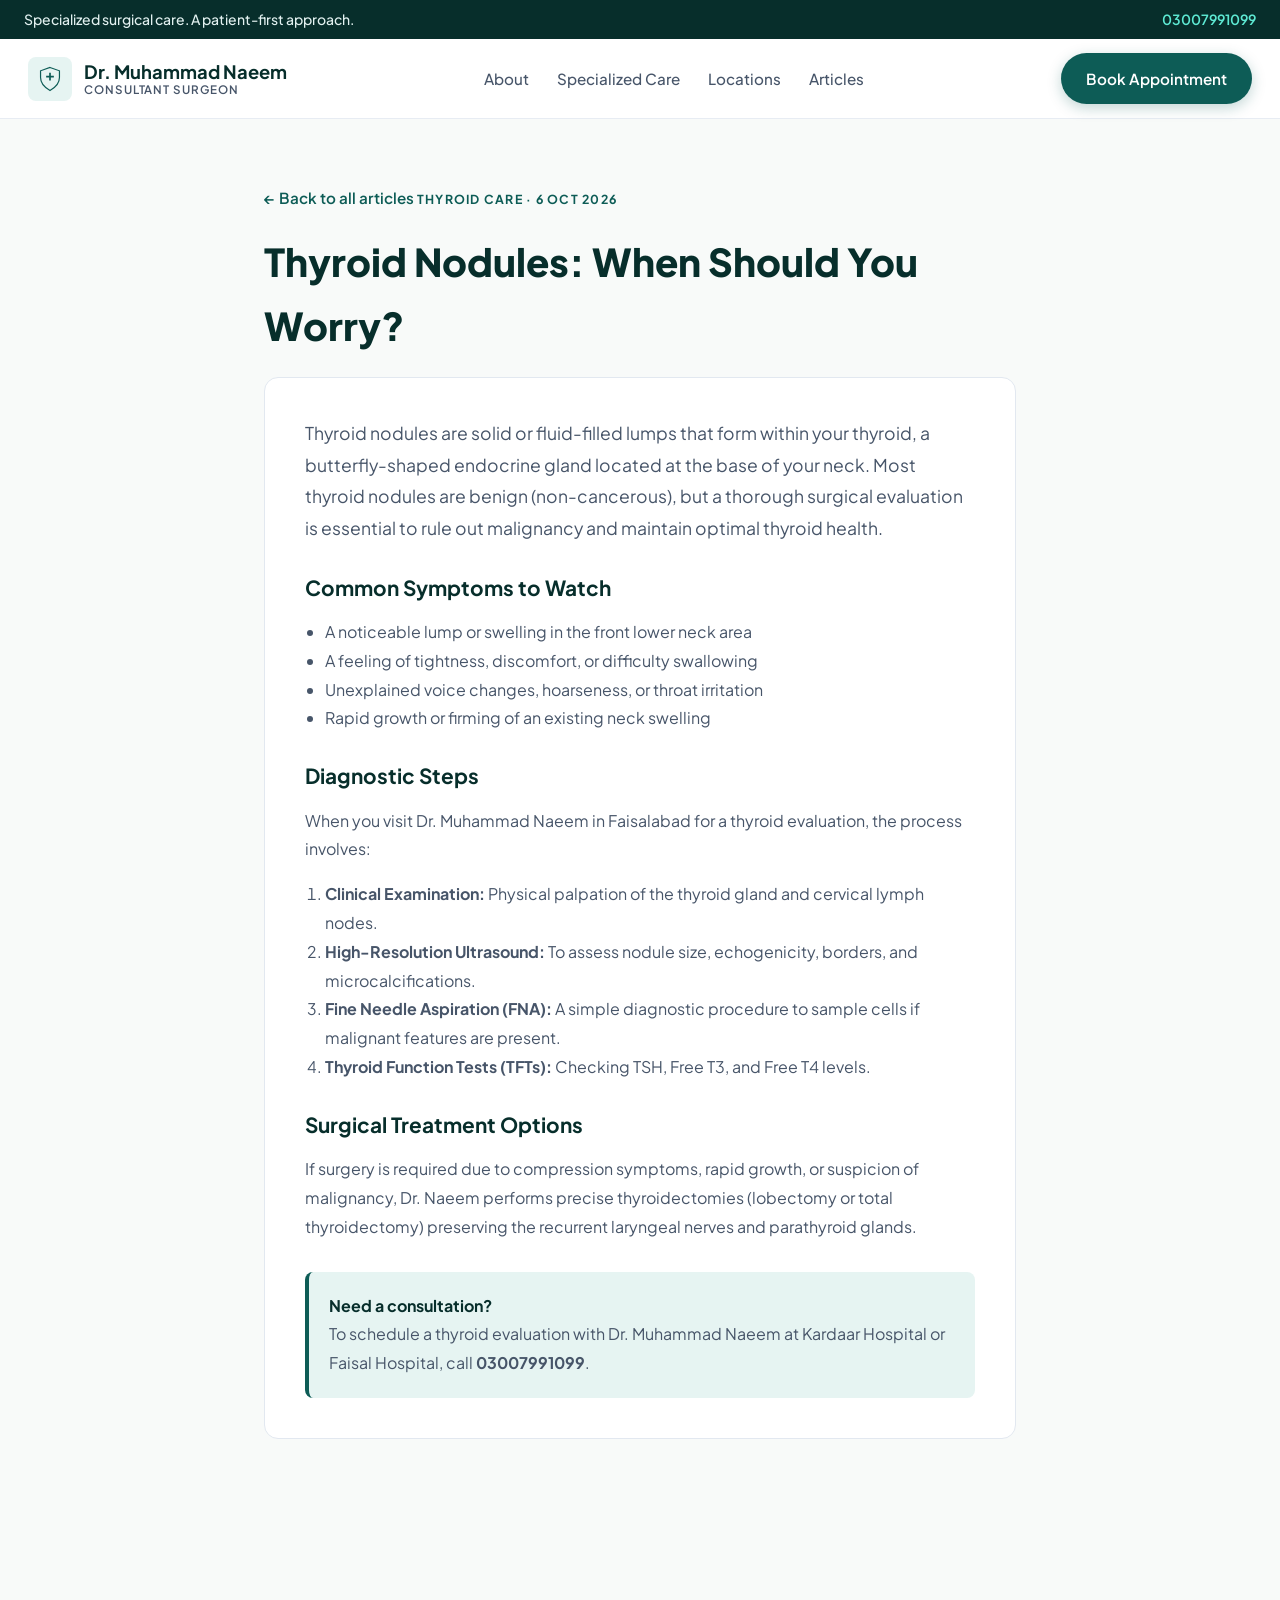
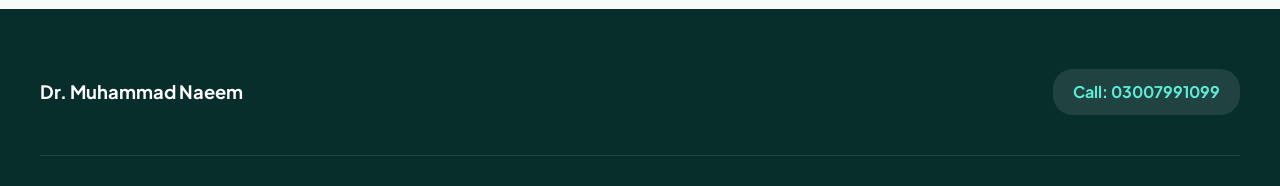
<file: blog/thyroid-nodules-when-to-worry.html>
<!DOCTYPE html>
<html lang="en" dir="ltr">
<head>
  <meta charset="utf-8" />
  <meta name="viewport" content="width=device-width, initial-scale=1" />
  <title>Thyroid Nodules: When Should You Worry? | Dr. Muhammad Naeem</title>
  <meta name="description" content="Learn about thyroid nodules, symptoms to look out for, and surgical evaluation with Dr. Muhammad Naeem in Faisalabad." />
  <link rel="preconnect" href="https://fonts.googleapis.com" />
  <link rel="preconnect" href="https://fonts.gstatic.com" crossorigin />
  <link href="https://fonts.googleapis.com/css2?family=Plus+Jakarta+Sans:wght@400;500;600;700;800&display=swap" rel="stylesheet" />
  <link rel="stylesheet" href="../styles.css" />
</head>
<body>

  <!-- Top Announcement Line -->
  <div class="topline">
    <span>Specialized surgical care. A patient-first approach.</span>
    <a href="tel:+923007991099">03007991099</a>
  </div>

  <!-- Header -->
  <header class="site-header">
    <a class="brand" href="../index.html">
      <span class="brand-mark">
        <svg viewBox="0 0 40 40" fill="none" class="brand-logo" aria-hidden="true"><path d="M20 3.5l13.5 4.8v9.7c0 8.5-5.7 14.2-13.5 18.5-7.8-4.3-13.5-10-13.5-18.5V8.3L20 3.5z" stroke="currentColor" stroke-width="1.7"></path><path d="M20 11v11M14.5 16.5h11" stroke="currentColor" stroke-width="2.4"></path></svg>
      </span>
      <span class="brand-title">Dr. Muhammad Naeem<small>CONSULTANT SURGEON</small></span>
    </a>

    <nav class="navigation">
      <a href="../index.html#about">About</a>
      <a href="../index.html#services">Specialized Care</a>
      <a href="../index.html#locations">Locations</a>
      <a href="index.html">Articles</a>
    </nav>

    <div class="header-actions">
      <a class="button" href="../index.html#appointment">Book Appointment</a>
    </div>
  </header>

  <main class="section" style="max-width: 800px; padding-top: 60px;">
    <a href="index.html" class="text-link" style="margin-bottom: 20px;">&larr; Back to all articles</a>
    
    <div class="eyebrow" style="margin-top: 10px;">THYROID CARE · 6 OCT 2026</div>
    <h1 style="font-size: 2.4rem; color: var(--primary-dark); font-weight: 800; margin-bottom: 20px;">Thyroid Nodules: When Should You Worry?</h1>

    <div style="background: white; padding: 40px; border-radius: var(--radius-md); border: 1px solid var(--border-color); line-height: 1.8; color: var(--muted-text);">
      <p style="font-size: 1.1rem; margin-bottom: 20px;">Thyroid nodules are solid or fluid-filled lumps that form within your thyroid, a butterfly-shaped endocrine gland located at the base of your neck. Most thyroid nodules are benign (non-cancerous), but a thorough surgical evaluation is essential to rule out malignancy and maintain optimal thyroid health.</p>

      <h3 style="color: var(--primary-dark); font-size: 1.3rem; margin: 24px 0 12px;">Common Symptoms to Watch</h3>
      <ul style="margin-left: 20px; margin-bottom: 24px;">
        <li>A noticeable lump or swelling in the front lower neck area</li>
        <li>A feeling of tightness, discomfort, or difficulty swallowing</li>
        <li>Unexplained voice changes, hoarseness, or throat irritation</li>
        <li>Rapid growth or firming of an existing neck swelling</li>
      </ul>

      <h3 style="color: var(--primary-dark); font-size: 1.3rem; margin: 24px 0 12px;">Diagnostic Steps</h3>
      <p style="margin-bottom: 16px;">When you visit Dr. Muhammad Naeem in Faisalabad for a thyroid evaluation, the process involves:</p>
      <ol style="margin-left: 20px; margin-bottom: 24px;">
        <li><strong>Clinical Examination:</strong> Physical palpation of the thyroid gland and cervical lymph nodes.</li>
        <li><strong>High-Resolution Ultrasound:</strong> To assess nodule size, echogenicity, borders, and microcalcifications.</li>
        <li><strong>Fine Needle Aspiration (FNA):</strong> A simple diagnostic procedure to sample cells if malignant features are present.</li>
        <li><strong>Thyroid Function Tests (TFTs):</strong> Checking TSH, Free T3, and Free T4 levels.</li>
      </ol>

      <h3 style="color: var(--primary-dark); font-size: 1.3rem; margin: 24px 0 12px;">Surgical Treatment Options</h3>
      <p style="margin-bottom: 20px;">If surgery is required due to compression symptoms, rapid growth, or suspicion of malignancy, Dr. Naeem performs precise thyroidectomies (lobectomy or total thyroidectomy) preserving the recurrent laryngeal nerves and parathyroid glands.</p>

      <div style="background: var(--primary-light); padding: 20px; border-radius: var(--radius-sm); border-left: 4px solid var(--primary); margin-top: 30px;">
        <strong style="color: var(--primary-dark);">Need a consultation?</strong><br />
        To schedule a thyroid evaluation with Dr. Muhammad Naeem at Kardaar Hospital or Faisal Hospital, call <strong>03007991099</strong>.
      </div>
    </div>
  </main>

  <footer>
    <div class="footer-top">
      <span class="brand-title" style="color:white;">Dr. Muhammad Naeem</span>
      <a href="tel:+923007991099">Call: 03007991099</a>
    </div>
  </footer>
</body>
</html>
</file>
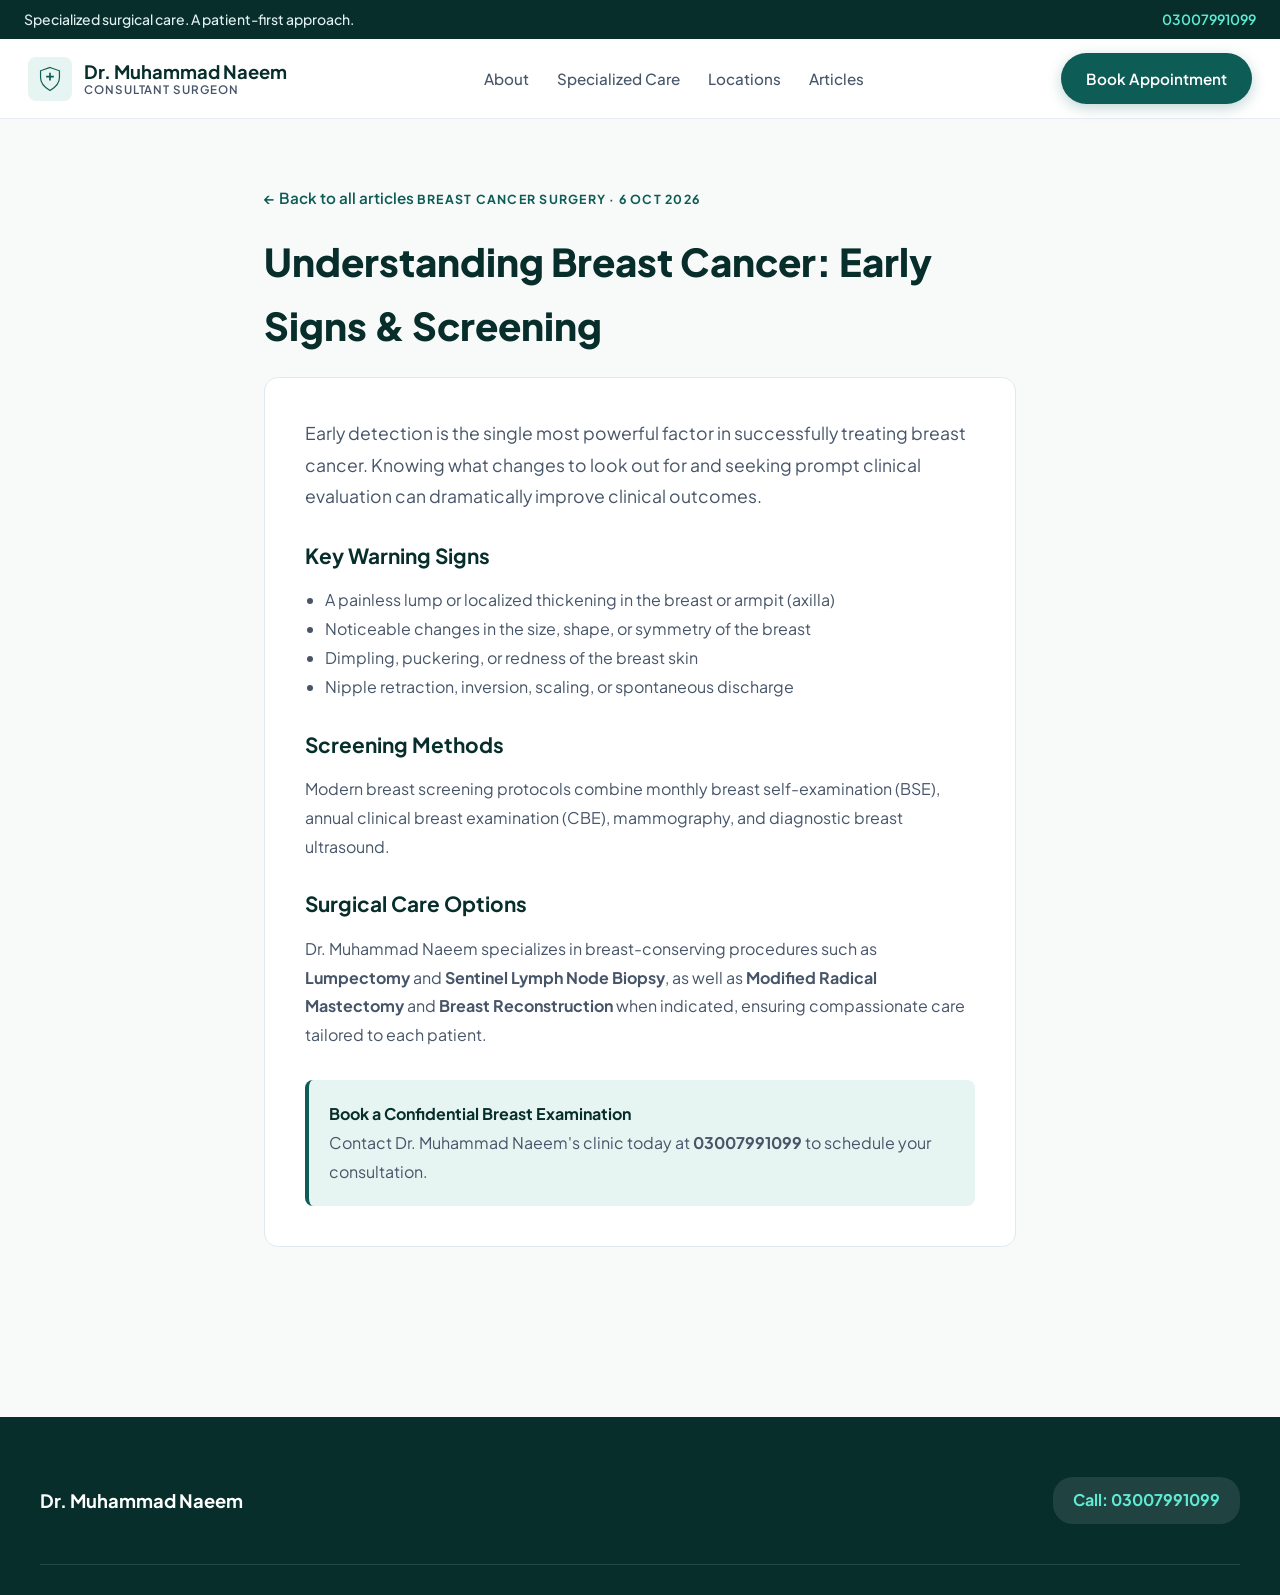
<file: blog/understanding-breast-cancer-early-signs.html>
<!DOCTYPE html>
<html lang="en" dir="ltr">
<head>
  <meta charset="utf-8" />
  <meta name="viewport" content="width=device-width, initial-scale=1" />
  <title>Understanding Breast Cancer: Early Signs & Screening | Dr. Muhammad Naeem</title>
  <meta name="description" content="Comprehensive guide on early signs of breast cancer, self-examination, and surgical options by Dr. Muhammad Naeem." />
  <link rel="preconnect" href="https://fonts.googleapis.com" />
  <link rel="preconnect" href="https://fonts.gstatic.com" crossorigin />
  <link href="https://fonts.googleapis.com/css2?family=Plus+Jakarta+Sans:wght@400;500;600;700;800&display=swap" rel="stylesheet" />
  <link rel="stylesheet" href="../styles.css" />
</head>
<body>

  <!-- Top Announcement Line -->
  <div class="topline">
    <span>Specialized surgical care. A patient-first approach.</span>
    <a href="tel:+923007991099">03007991099</a>
  </div>

  <!-- Header -->
  <header class="site-header">
    <a class="brand" href="../index.html">
      <span class="brand-mark">
        <svg viewBox="0 0 40 40" fill="none" class="brand-logo" aria-hidden="true"><path d="M20 3.5l13.5 4.8v9.7c0 8.5-5.7 14.2-13.5 18.5-7.8-4.3-13.5-10-13.5-18.5V8.3L20 3.5z" stroke="currentColor" stroke-width="1.7"></path><path d="M20 11v11M14.5 16.5h11" stroke="currentColor" stroke-width="2.4"></path></svg>
      </span>
      <span class="brand-title">Dr. Muhammad Naeem<small>CONSULTANT SURGEON</small></span>
    </a>

    <nav class="navigation">
      <a href="../index.html#about">About</a>
      <a href="../index.html#services">Specialized Care</a>
      <a href="../index.html#locations">Locations</a>
      <a href="index.html">Articles</a>
    </nav>

    <div class="header-actions">
      <a class="button" href="../index.html#appointment">Book Appointment</a>
    </div>
  </header>

  <main class="section" style="max-width: 800px; padding-top: 60px;">
    <a href="index.html" class="text-link" style="margin-bottom: 20px;">&larr; Back to all articles</a>
    
    <div class="eyebrow" style="margin-top: 10px;">BREAST CANCER SURGERY · 6 OCT 2026</div>
    <h1 style="font-size: 2.4rem; color: var(--primary-dark); font-weight: 800; margin-bottom: 20px;">Understanding Breast Cancer: Early Signs & Screening</h1>

    <div style="background: white; padding: 40px; border-radius: var(--radius-md); border: 1px solid var(--border-color); line-height: 1.8; color: var(--muted-text);">
      <p style="font-size: 1.1rem; margin-bottom: 20px;">Early detection is the single most powerful factor in successfully treating breast cancer. Knowing what changes to look out for and seeking prompt clinical evaluation can dramatically improve clinical outcomes.</p>

      <h3 style="color: var(--primary-dark); font-size: 1.3rem; margin: 24px 0 12px;">Key Warning Signs</h3>
      <ul style="margin-left: 20px; margin-bottom: 24px;">
        <li>A painless lump or localized thickening in the breast or armpit (axilla)</li>
        <li>Noticeable changes in the size, shape, or symmetry of the breast</li>
        <li>Dimpling, puckering, or redness of the breast skin</li>
        <li>Nipple retraction, inversion, scaling, or spontaneous discharge</li>
      </ul>

      <h3 style="color: var(--primary-dark); font-size: 1.3rem; margin: 24px 0 12px;">Screening Methods</h3>
      <p style="margin-bottom: 16px;">Modern breast screening protocols combine monthly breast self-examination (BSE), annual clinical breast examination (CBE), mammography, and diagnostic breast ultrasound.</p>

      <h3 style="color: var(--primary-dark); font-size: 1.3rem; margin: 24px 0 12px;">Surgical Care Options</h3>
      <p style="margin-bottom: 20px;">Dr. Muhammad Naeem specializes in breast-conserving procedures such as <strong>Lumpectomy</strong> and <strong>Sentinel Lymph Node Biopsy</strong>, as well as <strong>Modified Radical Mastectomy</strong> and <strong>Breast Reconstruction</strong> when indicated, ensuring compassionate care tailored to each patient.</p>

      <div style="background: var(--primary-light); padding: 20px; border-radius: var(--radius-sm); border-left: 4px solid var(--primary); margin-top: 30px;">
        <strong style="color: var(--primary-dark);">Book a Confidential Breast Examination</strong><br />
        Contact Dr. Muhammad Naeem's clinic today at <strong>03007991099</strong> to schedule your consultation.
      </div>
    </div>
  </main>

  <footer>
    <div class="footer-top">
      <span class="brand-title" style="color:white;">Dr. Muhammad Naeem</span>
      <a href="tel:+923007991099">Call: 03007991099</a>
    </div>
  </footer>
</body>
</html>
</file>
<file: styles.css>
/* ==========================================================================
   Dr. Muhammad Naeem - Consultant Surgeon Website Styles
   Design System: Modern Medical, Clean Teal & Navy, Responsive & Accessible
   ========================================================================== */

:root {
  /* Color Palette */
  --primary: #0d5c56;
  --primary-hover: #094742;
  --primary-light: #e6f4f2;
  --primary-dark: #072e2b;
  --accent: #00a884;
  --accent-light: #d1fae5;
  --dark-text: #0f172a;
  --muted-text: #475569;
  --light-bg: #f8faf9;
  --card-bg: #ffffff;
  --border-color: #e2e8f0;
  --shadow-sm: 0 1px 3px rgba(0,0,0,0.06), 0 1px 2px rgba(0,0,0,0.04);
  --shadow-md: 0 4px 12px rgba(13, 92, 86, 0.08), 0 2px 4px rgba(0,0,0,0.03);
  --shadow-lg: 0 12px 32px rgba(13, 92, 86, 0.12), 0 4px 8px rgba(0,0,0,0.04);
  --radius-sm: 8px;
  --radius-md: 14px;
  --radius-lg: 24px;
  --transition: all 0.25s cubic-bezier(0.16, 1, 0.3, 1);
  --font-sans: 'Plus Jakarta Sans', 'Manrope', -apple-system, BlinkMacSystemFont, 'Segoe UI', Roboto, sans-serif;
  --font-urdu: 'Noto Nastaliq Urdu', 'Jameel Noori Nastaleeq', 'Urdu Typesetting', sans-serif;
}

/* Reset & Base */
*, *::before, *::after {
  box-sizing: border-box;
  margin: 0;
  padding: 0;
}

html {
  scroll-behavior: smooth;
  font-size: 16px;
}

body {
  font-family: var(--font-sans);
  color: var(--dark-text);
  background-color: var(--light-bg);
  line-height: 1.65;
  -webkit-font-smoothing: antialiased;
  -moz-osx-font-smoothing: grayscale;
}

[lang="ur"], body[data-lang="ur"] {
  font-family: var(--font-urdu), var(--font-sans);
  direction: rtl;
  text-align: right;
}

img {
  max-width: 100%;
  height: auto;
  display: block;
}

a {
  color: inherit;
  text-decoration: none;
  transition: var(--transition);
}

button {
  cursor: pointer;
  border: none;
  background: none;
  font-family: inherit;
}

/* Topline Announcement Bar */
.topline {
  background-color: var(--primary-dark);
  color: #e2f1f0;
  padding: 8px 24px;
  font-size: 0.875rem;
  font-weight: 500;
  display: flex;
  justify-content: space-between;
  align-items: center;
  z-index: 101;
  position: relative;
}

.topline a {
  display: inline-flex;
  align-items: center;
  gap: 6px;
  color: #5eead4;
  font-weight: 600;
}

.topline a:hover {
  color: #ffffff;
}

/* Site Header */
.site-header {
  position: sticky;
  top: 0;
  z-index: 100;
  background: rgba(255, 255, 255, 0.92);
  backdrop-filter: blur(12px);
  -webkit-backdrop-filter: blur(12px);
  border-bottom: 1px solid rgba(226, 232, 240, 0.8);
  padding: 14px 28px;
  display: flex;
  align-items: center;
  justify-content: space-between;
  gap: 20px;
}

.brand {
  display: flex;
  align-items: center;
  gap: 12px;
}

.brand-mark {
  width: 44px;
  height: 44px;
  background: var(--primary-light);
  color: var(--primary);
  border-radius: var(--radius-sm);
  display: flex;
  align-items: center;
  justify-content: center;
  flex-shrink: 0;
}

.brand-logo {
  width: 28px;
  height: 28px;
}

.brand-title {
  display: flex;
  flex-direction: column;
  font-size: 1.15rem;
  font-weight: 700;
  color: var(--primary-dark);
  line-height: 1.2;
}

.brand-title small {
  font-size: 0.725rem;
  letter-spacing: 0.08em;
  color: var(--muted-text);
  font-weight: 600;
  text-transform: uppercase;
}

/* Navigation */
.navigation {
  display: flex;
  align-items: center;
  gap: 28px;
  font-size: 0.95rem;
  font-weight: 500;
  color: var(--muted-text);
}

.navigation a:hover {
  color: var(--primary);
}

.header-actions {
  display: flex;
  align-items: center;
  gap: 12px;
}

.lang-toggle {
  padding: 6px 14px;
  border-radius: 20px;
  border: 1px solid var(--border-color);
  font-size: 0.875rem;
  font-weight: 600;
  color: var(--primary);
  background: #ffffff;
  transition: var(--transition);
}

.lang-toggle:hover {
  border-color: var(--primary);
  background: var(--primary-light);
}

.button {
  display: inline-flex;
  align-items: center;
  justify-content: center;
  gap: 8px;
  padding: 12px 24px;
  border-radius: 30px;
  font-size: 0.95rem;
  font-weight: 600;
  background: var(--primary);
  color: #ffffff;
  box-shadow: 0 4px 14px rgba(13, 92, 86, 0.25);
  transition: var(--transition);
  border: 1px solid transparent;
}

.button:hover {
  background: var(--primary-hover);
  transform: translateY(-2px);
  box-shadow: 0 6px 20px rgba(13, 92, 86, 0.35);
}

.button-secondary {
  background: #ffffff;
  color: var(--primary);
  border: 1px solid var(--border-color);
  box-shadow: var(--shadow-sm);
}

.button-secondary:hover {
  background: var(--primary-light);
  border-color: var(--primary);
  color: var(--primary-hover);
}

.menu-toggle {
  display: none;
  padding: 8px;
  border-radius: var(--radius-sm);
  color: var(--dark-text);
}

/* Mobile Nav Drawer */
.mobile-nav {
  position: fixed;
  top: 0;
  right: -100%;
  width: 280px;
  height: 100vh;
  background: #ffffff;
  z-index: 1000;
  box-shadow: -4px 0 20px rgba(0,0,0,0.15);
  padding: 30px 24px;
  display: flex;
  flex-direction: column;
  gap: 20px;
  transition: right 0.3s ease;
}

body[data-lang="ur"] .mobile-nav {
  right: auto;
  left: -100%;
  transition: left 0.3s ease;
}

.mobile-nav.open {
  right: 0;
}

body[data-lang="ur"] .mobile-nav.open {
  left: 0;
}

.mobile-nav-header {
  display: flex;
  justify-content: space-between;
  align-items: center;
  padding-bottom: 16px;
  border-bottom: 1px solid var(--border-color);
}

.mobile-nav-links {
  display: flex;
  flex-direction: column;
  gap: 16px;
  font-weight: 600;
  font-size: 1.05rem;
}

.nav-overlay {
  position: fixed;
  inset: 0;
  background: rgba(0,0,0,0.4);
  z-index: 999;
  opacity: 0;
  pointer-events: none;
  transition: opacity 0.3s ease;
}

.nav-overlay.active {
  opacity: 1;
  pointer-events: auto;
}

/* Sections General */
.section {
  padding: 90px 24px;
  max-width: 1200px;
  margin: 0 auto;
  position: relative;
}

.eyebrow {
  display: inline-flex;
  align-items: center;
  gap: 8px;
  font-size: 0.775rem;
  font-weight: 700;
  letter-spacing: 0.1em;
  text-transform: uppercase;
  color: var(--primary);
  margin-bottom: 12px;
}

.status-dot {
  width: 8px;
  height: 8px;
  background: var(--accent);
  border-radius: 50%;
  box-shadow: 0 0 0 4px rgba(0, 168, 132, 0.2);
  display: inline-block;
}

.edge-label {
  position: absolute;
  top: 40px;
  left: 24px;
  font-size: 0.75rem;
  font-weight: 700;
  letter-spacing: 0.12em;
  color: var(--muted-text);
  opacity: 0.7;
  text-transform: uppercase;
}

body[data-lang="ur"] .edge-label {
  left: auto;
  right: 24px;
}

.section-heading {
  display: flex;
  justify-content: space-between;
  align-items: flex-end;
  gap: 30px;
  margin-bottom: 50px;

}

.section-heading h2 {
  font-size: 2.25rem;
  font-weight: 800;
  color: var(--primary-dark);
  line-height: 1.2;
}

.section-heading h2 span {
  color: var(--primary);
}

.section-heading p {
  max-width: 480px;
  color: var(--muted-text);
  font-size: 1.05rem;
}

/* Hero Section */
.hero {
  padding: 60px 24px 80px;
  max-width: 1240px;
  margin: 0 auto;
  display: grid;
  grid-template-columns: 1fr 1fr;
  gap: 50px;
  align-items: center;
}

.hero-copy h1 {
  font-size: 3rem;
  font-weight: 800;
  color: var(--primary-dark);
  line-height: 1.15;
  margin-bottom: 18px;
  letter-spacing: -0.02em;
}

.hero-copy h1 span {
  display: block;
  font-size: 1.85rem;
  font-weight: 600;
  color: var(--primary);
}

.hero-subtitle {
  font-size: 1.15rem;
  color: var(--muted-text);
  margin-bottom: 30px;
  line-height: 1.6;
}

.hero-actions {
  display: flex;
  align-items: center;
  flex-wrap: wrap;
  gap: 18px;
  margin-bottom: 24px;
}

.text-link {
  display: inline-flex;
  align-items: center;
  gap: 6px;
  font-weight: 600;
  color: var(--primary);
  font-size: 0.95rem;
}

.text-link:hover {
  color: var(--primary-dark);
  gap: 10px;
}

.hero-note {
  font-size: 0.875rem;
  color: var(--muted-text);
  display: flex;
  align-items: center;
  gap: 8px;
}

.hero-panorama {
  position: relative;
  border-radius: var(--radius-lg);
  overflow: hidden;
  box-shadow: var(--shadow-lg);
  border: 4px solid #ffffff;
}

.hero-panorama img {
  width: 100%;
  height: 420px;
  object-fit: cover;
  transition: transform 0.6s ease;
}

.hero-panorama:hover img {
  transform: scale(1.03);
}

.image-caption {
  position: absolute;
  bottom: 20px;
  left: 20px;
  background: rgba(13, 92, 86, 0.92);
  backdrop-filter: blur(8px);
  color: #ffffff;
  padding: 12px 20px;
  border-radius: var(--radius-md);
  display: flex;
  align-items: center;
  gap: 12px;
  font-size: 0.875rem;
  box-shadow: var(--shadow-md);
}

body[data-lang="ur"] .image-caption {
  left: auto;
  right: 20px;
}

.photo-label {
  position: absolute;
  top: 16px;
  right: 16px;
  background: rgba(255,255,255,0.9);
  backdrop-filter: blur(6px);
  color: var(--primary-dark);
  font-size: 0.675rem;
  font-weight: 800;
  letter-spacing: 0.1em;
  padding: 6px 14px;
  border-radius: 20px;
  text-transform: uppercase;
}

body[data-lang="ur"] .photo-label {
  right: auto;
  left: 16px;
}

.trust-strip {
  grid-column: 1 / -1;
  display: grid;
  grid-template-columns: repeat(3, 1fr);
  gap: 20px;
  background: #ffffff;
  border-radius: var(--radius-md);
  padding: 24px 30px;
  box-shadow: var(--shadow-md);
  border: 1px solid var(--border-color);
  margin-top: 10px;
}

.trust-strip div {
  display: flex;
  align-items: center;
  gap: 14px;
  color: var(--primary-dark);
  font-weight: 600;
  font-size: 0.95rem;
}

.trust-strip svg {
  color: var(--primary);
  flex-shrink: 0;
}

/* About Section */
.about {
  background: #ffffff;
  border-radius: var(--radius-lg);
  box-shadow: var(--shadow-sm);
  border: 1px solid var(--border-color);
  margin-top: 40px;
  margin-bottom: 40px;
}

.about-grid {
  display: grid;
  grid-template-columns: 0.85fr 1.15fr;
  gap: 50px;
  align-items: center;
}

.about-photo {
  position: relative;
}

.about-photo-frame {
  border-radius: var(--radius-md);
  overflow: hidden;
  box-shadow: var(--shadow-md);
  border: 4px solid var(--primary-light);
  background: #e2f1f0;
}

.about-photo-frame img {
  width: 100%;
  max-height: 480px;
  object-fit: cover;
  object-position: top center;
}

.about-photo-badge {
  position: absolute;
  bottom: -16px;
  right: 20px;
  background: var(--primary);
  color: #ffffff;
  padding: 10px 18px;
  border-radius: 30px;
  font-size: 0.8rem;
  font-weight: 700;
  letter-spacing: 0.08em;
  display: flex;
  align-items: center;
  gap: 8px;
  box-shadow: var(--shadow-md);
}

body[data-lang="ur"] .about-photo-badge {
  right: auto;
  left: 20px;
}

.about-content h2 {
  font-size: 2.2rem;
  font-weight: 800;
  color: var(--primary-dark);
  margin-bottom: 18px;
}

.about-content h2 span {
  color: var(--primary);
}

.about-content p {
  color: var(--muted-text);
  font-size: 1.05rem;
  margin-bottom: 16px;
  line-height: 1.7;
}

.about-credentials {
  margin: 24px 0 30px;
  background: var(--primary-light);
  padding: 20px 24px;
  border-radius: var(--radius-sm);
  border-left: 4px solid var(--primary);
}

body[data-lang="ur"] .about-credentials {
  border-left: none;
  border-right: 4px solid var(--primary);
}

.about-credentials h3 {
  font-size: 0.9rem;
  font-weight: 700;
  text-transform: uppercase;
  letter-spacing: 0.08em;
  color: var(--primary-dark);
  margin-bottom: 12px;
}

.about-credentials ul {
  list-style: none;
  display: grid;
  grid-template-columns: 1fr 1fr;
  gap: 10px;
}

.about-credentials li {
  display: flex;
  align-items: center;
  gap: 8px;
  font-size: 0.925rem;
  font-weight: 600;
  color: var(--primary-dark);
}

.about-credentials li svg {
  color: var(--primary);
  flex-shrink: 0;
}

/* Services Grid */
.services-grid {
  display: grid;
  grid-template-columns: repeat(auto-fit, minmax(340px, 1fr));
  gap: 28px;
}

.service-card {
  background: var(--card-bg);
  border-radius: var(--radius-md);
  padding: 30px;
  border: 1px solid var(--border-color);
  box-shadow: var(--shadow-sm);
  display: flex;
  flex-direction: column;
  justify-content: space-between;
  transition: var(--transition);
  position: relative;
  overflow: hidden;
}

.service-card::before {
  content: '';
  position: absolute;
  top: 0;
  left: 0;
  width: 4px;
  height: 0%;
  background: var(--primary);
  transition: height 0.3s ease;
}

body[data-lang="ur"] .service-card::before {
  left: auto;
  right: 0;
}

.service-card:hover {
  transform: translateY(-4px);
  box-shadow: var(--shadow-lg);
  border-color: rgba(13, 92, 86, 0.3);
}

.service-card:hover::before {
  height: 100%;
}

.service-top {
  display: flex;
  align-items: center;
  justify-content: space-between;
  margin-bottom: 20px;
}

.service-top span {
  font-size: 0.725rem;
  font-weight: 800;
  letter-spacing: 0.08em;
  color: var(--primary);
  text-transform: uppercase;
}

.medical-icon {
  width: 46px;
  height: 46px;
  background: var(--primary-light);
  color: var(--primary);
  border-radius: var(--radius-sm);
  display: flex;
  align-items: center;
  justify-content: center;
}

.service-card h3 {
  font-size: 1.35rem;
  font-weight: 700;
  color: var(--primary-dark);
  margin-bottom: 12px;
}

.service-card p {
  color: var(--muted-text);
  font-size: 0.95rem;
  margin-bottom: 16px;
}

.service-detail {
  font-size: 0.85rem;
  color: var(--primary);
  background: var(--primary-light);
  padding: 10px 14px;
  border-radius: var(--radius-sm);
  margin-bottom: 20px;
  font-weight: 500;
}

.service-card a {
  display: inline-flex;
  align-items: center;
  gap: 6px;
  font-weight: 700;
  font-size: 0.9rem;
  color: var(--primary);
}

.service-card a:hover {
  color: var(--primary-dark);
  gap: 10px;
}

.clinical-note {
  text-align: center;
  margin-top: 36px;
  font-size: 0.875rem;
  color: var(--muted-text);
  font-style: italic;
}

/* Care Journey Steps */
.journey {
  background: var(--primary-dark);
  color: #ffffff;
  border-radius: var(--radius-lg);
  padding: 70px 40px;
  margin-top: 50px;
}

.journey .eyebrow {
  color: #5eead4;
}

.journey h2 {
  color: #ffffff;
}

.journey h2 span {
  color: #99f6e4;
}

.journey .text-link {
  color: #5eead4;
}

.journey-steps {
  display: grid;
  grid-template-columns: repeat(4, 1fr);
  gap: 24px;
  margin-top: 40px;
}

.journey-steps article {
  background: rgba(255, 255, 255, 0.07);
  backdrop-filter: blur(10px);
  border: 1px solid rgba(255, 255, 255, 0.12);
  border-radius: var(--radius-md);
  padding: 28px 22px;
  transition: var(--transition);
}

.journey-steps article:hover {
  background: rgba(255, 255, 255, 0.13);
  transform: translateY(-4px);
}

.step-number {
  font-size: 2rem;
  font-weight: 800;
  color: #5eead4;
  margin-bottom: 12px;
  display: flex;
  align-items: center;
  justify-content: space-between;
}

.step-number span {
  width: 10px;
  height: 10px;
  background: #5eead4;
  border-radius: 50%;
  display: inline-block;
}

.journey-steps h3 {
  font-size: 1.15rem;
  font-weight: 700;
  margin-bottom: 10px;
  color: #ffffff;
}

.journey-steps p {
  font-size: 0.9rem;
  color: #cbd5e1;
  line-height: 1.55;
}

/* Hospital Locations */
.locations-grid {
  display: grid;
  grid-template-columns: repeat(auto-fit, minmax(320px, 1fr));
  gap: 26px;
}

.location-card {
  background: #ffffff;
  border-radius: var(--radius-md);
  border: 1px solid var(--border-color);
  overflow: hidden;
  box-shadow: var(--shadow-sm);
  transition: var(--transition);
}

.location-card:hover {
  box-shadow: var(--shadow-lg);
  transform: translateY(-3px);
}

.map-placeholder {
  height: 160px;
  background: linear-gradient(135deg, #134e4a 0%, #0d9488 100%);
  position: relative;
  overflow: hidden;
  display: flex;
  align-items: center;
  justify-content: center;
  color: #ffffff;
}

.map-road {
  position: absolute;
  background: rgba(255, 255, 255, 0.15);
}

.road-one {
  width: 100%;
  height: 24px;
  top: 40%;
  transform: rotate(-8deg);
}

.road-two {
  width: 24px;
  height: 100%;
  left: 30%;
}

.road-three {
  width: 100%;
  height: 18px;
  bottom: 20%;
  transform: rotate(12deg);
}

.map-marker {
  position: relative;
  z-index: 2;
  width: 52px;
  height: 52px;
  background: #ffffff;
  color: var(--primary);
  border-radius: 50%;
  display: flex;
  align-items: center;
  justify-content: center;
  box-shadow: 0 4px 15px rgba(0,0,0,0.2);
  animation: pulseMarker 2s infinite;
}

@keyframes pulseMarker {
  0% { transform: scale(1); box-shadow: 0 0 0 0 rgba(255, 255, 255, 0.7); }
  70% { transform: scale(1.05); box-shadow: 0 0 0 15px rgba(255, 255, 255, 0); }
  100% { transform: scale(1); box-shadow: 0 0 0 0 rgba(255, 255, 255, 0); }
}

.map-city {
  position: absolute;
  bottom: 12px;
  left: 16px;
  font-size: 0.675rem;
  font-weight: 800;
  letter-spacing: 0.15em;
  background: rgba(0,0,0,0.4);
  padding: 4px 10px;
  border-radius: 12px;
}

body[data-lang="ur"] .map-city {
  left: auto;
  right: 16px;
}

.map-placeholder a {
  position: absolute;
  top: 12px;
  right: 16px;
  background: rgba(255,255,255,0.95);
  color: var(--primary-dark);
  font-size: 0.75rem;
  font-weight: 700;
  padding: 6px 12px;
  border-radius: 20px;
  display: flex;
  align-items: center;
  gap: 4px;
}

body[data-lang="ur"] .map-placeholder a {
  right: auto;
  left: 16px;
}

.location-content {
  padding: 24px;
}

.location-content h3 {
  font-size: 1.4rem;
  font-weight: 700;
  color: var(--primary-dark);
  margin-top: 4px;
  margin-bottom: 12px;
}

.address, .opd {
  display: flex;
  align-items: flex-start;
  gap: 10px;
  font-size: 0.925rem;
  color: var(--muted-text);
  margin-bottom: 10px;
  line-height: 1.5;
}

.address svg, .opd svg {
  color: var(--primary);
  flex-shrink: 0;
  margin-top: 3px;
}

.location-content .text-link {
  margin-top: 14px;
}

/* Articles Section */
.article-card {
  height: 100%;
}

.article-date {
  font-size: 0.8rem;
  color: var(--muted-text);
  margin-bottom: 14px;
  font-weight: 500;
}

/* Contact / Appointment Section */
.contact {
  background: #ffffff;
  border-radius: var(--radius-lg);
  border: 1px solid var(--border-color);
  box-shadow: var(--shadow-sm);
  display: grid;
  grid-template-columns: 1fr 1.15fr;
  gap: 50px;
  padding: 60px 40px;
  margin-top: 60px;
}

.contact-copy h2 {
  font-size: 2.2rem;
  font-weight: 800;
  color: var(--primary-dark);
  margin-bottom: 16px;
}

.contact-copy h2 span {
  color: var(--primary);
}

.contact-copy p {
  color: var(--muted-text);
  font-size: 1.05rem;
  margin-bottom: 30px;
}

.phone-banner {
  background: var(--primary-light);
  border: 1px solid rgba(13, 92, 86, 0.2);
  border-radius: var(--radius-md);
  padding: 20px 24px;
  display: flex;
  flex-direction: column;
  gap: 6px;
  margin-bottom: 20px;
  transition: var(--transition);
}

.phone-banner:hover {
  background: #d5eee9;
  border-color: var(--primary);
}

.phone-banner span {
  font-size: 0.85rem;
  font-weight: 700;
  color: var(--primary);
  display: flex;
  align-items: center;
  gap: 8px;

}

.phone-banner strong {
  font-size: 1.6rem;
  color: var(--primary-dark);
  display: flex;
  align-items: center;
  justify-content: space-between;
}

.whatsapp-link {
  display: inline-flex;
  align-items: center;
  gap: 10px;
  background: #25d366;
  color: #ffffff;
  padding: 14px 24px;
  border-radius: 30px;
  font-weight: 700;
  box-shadow: 0 4px 14px rgba(37, 211, 102, 0.3);
  margin-bottom: 24px;
}

.whatsapp-link:hover {
  background: #20bd5a;
  box-shadow: 0 6px 20px rgba(37, 211, 102, 0.4);
  transform: translateY(-2px);
}

.privacy-note {
  display: flex;
  align-items: center;
  gap: 10px;
  font-size: 0.825rem;
  color: var(--muted-text);
  background: var(--light-bg);
  padding: 12px 16px;
  border-radius: var(--radius-sm);
}

.privacy-note svg {
  color: var(--primary);
  flex-shrink: 0;
}

/* Appointment Form */
.inquiry-panel {
  background: var(--light-bg);
  padding: 34px;
  border-radius: var(--radius-md);
  border: 1px solid var(--border-color);
}

.inquiry-panel h3 {
  font-size: 1.4rem;
  font-weight: 700;
  color: var(--primary-dark);
  margin-bottom: 6px;
}

.inquiry-panel p {
  font-size: 0.9rem;
  color: var(--muted-text);
  margin-bottom: 24px;
}

form {
  display: flex;
  flex-direction: column;
  gap: 18px;
}

.form-row {
  display: grid;
  grid-template-columns: 1fr 1fr;
  gap: 16px;
}

label {
  display: flex;
  flex-direction: column;
  gap: 6px;
  font-size: 0.85rem;
  font-weight: 700;
  color: var(--dark-text);
}

input, select, textarea {
  padding: 12px 16px;
  border-radius: var(--radius-sm);
  border: 1px solid var(--border-color);
  font-family: inherit;
  font-size: 0.95rem;
  background: #ffffff;
  color: var(--dark-text);
  transition: var(--transition);
}

input:focus, select:focus, textarea:focus {
  outline: none;
  border-color: var(--primary);
  box-shadow: 0 0 0 3px rgba(13, 92, 86, 0.15);
}

label.consent {
  flex-direction: row;
  align-items: flex-start;
  gap: 10px;
  font-weight: 500;
  font-size: 0.85rem;
  color: var(--muted-text);

}

label.consent input {
  margin-top: 3px;
}

form small {
  font-size: 0.775rem;
  color: var(--muted-text);
  text-align: center;
}

/* Emergency Notice */
.emergency {
  max-width: 1200px;
  margin: 30px auto 0;
  background: #fef2f2;
  border: 1px solid #fecaca;
  color: #991b1b;
  border-radius: var(--radius-md);
  padding: 16px 24px;
  display: flex;
  align-items: center;
  gap: 14px;
  font-size: 0.925rem;
  font-weight: 600;
}

.emergency svg {
  color: #dc2626;
  flex-shrink: 0;
}

/* Site Footer */
footer {
  background: var(--primary-dark);
  color: #e2f1f0;
  margin-top: 80px;
  padding: 60px 24px 30px;
}

.footer-top {
  max-width: 1200px;
  margin: 0 auto;
  display: flex;
  justify-content: space-between;
  align-items: center;
  flex-wrap: wrap;
  gap: 24px;
  padding-bottom: 40px;
  border-bottom: 1px solid rgba(255,255,255,0.12);
}

.footer-top .brand-title {
  color: #ffffff;
}

.footer-top p {
  color: #94a3b8;
  font-size: 0.95rem;
}

.footer-top a[href^="tel:"] {
  background: rgba(255,255,255,0.1);
  padding: 10px 20px;
  border-radius: 20px;
  color: #5eead4;
  font-weight: 700;
}

.footer-bottom {
  max-width: 1200px;
  margin: 30px auto 0;
  display: flex;
  justify-content: space-between;
  align-items: center;
  flex-wrap: wrap;
  gap: 16px;
  font-size: 0.85rem;
  color: #94a3b8;
}

/* Floating WhatsApp Button */
.floating-whatsapp {
  position: fixed;
  bottom: 24px;
  right: 24px;
  background: #25d366;
  color: #ffffff;
  padding: 12px 20px;
  border-radius: 40px;
  box-shadow: 0 8px 24px rgba(37, 211, 102, 0.45);
  display: flex;
  align-items: center;
  gap: 10px;
  font-weight: 700;
  z-index: 99;
  transition: var(--transition);
}

body[data-lang="ur"] .floating-whatsapp {
  right: auto;
  left: 24px;
}

.floating-whatsapp:hover {
  transform: scale(1.06);
  background: #20bd5a;
}

/* Article & Login Reader Modal */
.modal-backdrop {
  position: fixed;
  inset: 0;
  background: rgba(15, 23, 42, 0.75);
  backdrop-filter: blur(8px);
  -webkit-backdrop-filter: blur(8px);
  z-index: 999999;
  display: flex;
  align-items: center;
  justify-content: center;
  padding: 24px;
  opacity: 0;
  pointer-events: none;
  transition: opacity 0.3s ease;
}

.modal-backdrop.open {
  opacity: 1 !important;
  pointer-events: auto !important;
}

.modal-container {
  background: #ffffff;
  border-radius: var(--radius-lg);
  max-width: 720px;
  width: 100%;
  max-height: 85vh;
  overflow-y: auto;
  box-shadow: 0 20px 50px rgba(0,0,0,0.25);
  padding: 40px;
  position: relative;
  transform: translateY(20px);
  transition: transform 0.3s ease;
}

.modal-backdrop.open .modal-container {
  transform: translateY(0);
}

.modal-close {
  position: absolute;
  top: 20px;
  right: 20px;
  width: 36px;
  height: 36px;
  border-radius: 50%;
  background: var(--light-bg);
  display: flex;
  align-items: center;
  justify-content: center;
  font-size: 1.2rem;
  color: var(--muted-text);
  transition: var(--transition);
}

body[data-lang="ur"] .modal-close {
  right: auto;
  left: 20px;
}

.modal-close:hover {
  background: #e2e8f0;
  color: var(--dark-text);
}

.modal-body h2 {
  font-size: 1.8rem;
  color: var(--primary-dark);
  margin-bottom: 12px;
}

.modal-body .modal-meta {
  font-size: 0.85rem;
  color: var(--primary);
  font-weight: 700;
  margin-bottom: 24px;
}

.modal-body content h3 {
  font-size: 1.25rem;
  color: var(--primary-dark);
  margin: 20px 0 10px;
}

.modal-body content p {
  color: var(--muted-text);
  margin-bottom: 14px;
  line-height: 1.7;
}

.modal-body content ul {
  margin: 14px 0 20px 24px;
  color: var(--muted-text);
}

body[data-lang="ur"] .modal-body content ul {
  margin: 14px 24px 20px 0;
}

.modal-body content li {
  margin-bottom: 6px;
}

/* Success Toast / Modal */
.success-modal {
  text-align: center;
}

.success-icon {
  width: 64px;
  height: 64px;
  background: var(--accent-light);
  color: var(--accent);
  border-radius: 50%;
  display: flex;
  align-items: center;
  justify-content: center;
  margin: 0 auto 20px;
}

/* Responsive Breakpoints */
@media (max-width: 992px) {
  .hero {
    grid-template-columns: 1fr;
    gap: 36px;
  }
  
  .about-grid {
    grid-template-columns: 1fr;
    gap: 36px;
  }
  
  .contact {
    grid-template-columns: 1fr;
  }
  
  .journey-steps {
    grid-template-columns: 1fr 1fr;
  }

  .locations-grid {
    grid-template-columns: 1fr;
  }
}

@media (max-width: 768px) {
  .navigation {
    display: none;
  }
  
  .menu-toggle {
    display: block;
  }

  .header-cta {
    display: none;
  }

  .hero-copy h1 {
    font-size: 2.2rem;
  }

  .hero-copy h1 span {
    font-size: 1.4rem;
  }

  .trust-strip {
    grid-template-columns: 1fr;
  }

  .section-heading {
    flex-direction: column;
    align-items: flex-start;
  }

  .journey-steps {
    grid-template-columns: 1fr;
  }

  .form-row {
    grid-template-columns: 1fr;
  }

  .about-credentials ul {
    grid-template-columns: 1fr;
  }
}

/* ==========================================================================
   Appointment Token Slip & Clinical Receipt Styles
   ========================================================================== */
.appointment-slip-card {
  background: #ffffff;
  border: 2px dashed #0d5c56;
  border-radius: 16px;
  padding: 28px;
  max-width: 500px;
  margin: 0 auto;
  box-shadow: 0 10px 25px rgba(13, 92, 86, 0.08);
  font-family: var(--font-sans);
  position: relative;
  color: #1e293b;
}

.slip-header-block {
  text-align: center;
  border-bottom: 2px solid #e2e8f0;
  padding-bottom: 16px;
  margin-bottom: 18px;
}

.slip-clinic-name {
  font-size: 1.3rem;
  font-weight: 800;
  color: #072e2b;
  letter-spacing: -0.02em;
}

.slip-doctor-sub {
  font-size: 0.825rem;
  color: #0d5c56;
  font-weight: 700;
  text-transform: uppercase;
  letter-spacing: 0.05em;
  margin-top: 2px;
}

.slip-token-number {
  display: inline-block;
  background: #e6f4f2;
  color: #0d5c56;
  border: 1px solid #99f6e4;
  padding: 6px 18px;
  border-radius: 30px;
  font-size: 1.15rem;
  font-weight: 800;
  margin-top: 10px;
  letter-spacing: 0.05em;
}

.slip-details-grid {
  display: grid;
  grid-template-columns: 1fr 1fr;
  gap: 12px;
  margin-bottom: 18px;
}

.slip-detail-item {
  display: flex;
  flex-direction: column;
}

.slip-detail-label {
  font-size: 0.725rem;
  text-transform: uppercase;
  color: #64748b;
  font-weight: 700;
  letter-spacing: 0.04em;
  margin-bottom: 2px;
}

.slip-detail-val {
  font-size: 0.925rem;
  font-weight: 700;
  color: #0f172a;
}

.slip-fee-container {
  background: #f8fafc;
  border: 1.5px solid #cbd5e1;
  border-radius: 10px;
  padding: 14px 18px;
  display: flex;
  justify-content: space-between;
  align-items: center;
  margin-bottom: 16px;
}

.slip-fee-title {
  font-size: 0.85rem;
  color: #475569;
  font-weight: 700;
}

.slip-fee-rupees {
  font-size: 1.4rem;
  font-weight: 900;
  color: #0d5c56;
}

.slip-guidelines {
  font-size: 0.775rem;
  color: #475569;
  background: #f1f5f9;
  padding: 12px 14px;
  border-radius: 8px;
  line-height: 1.55;
  margin-bottom: 20px;
}

.slip-guidelines ul {
  margin: 6px 0 0 16px;
  padding: 0;
}

.slip-action-row {
  display: flex;
  gap: 10px;
  flex-wrap: wrap;
  justify-content: center;
}

/* Status & Role Badges */
.badge {
  display: inline-block;
  padding: 4px 10px;
  border-radius: 12px;
  font-size: 0.75rem;
  font-weight: 700;
  text-transform: uppercase;
}

.badge-paid {
  background: #dcfce7;
  color: #15803d;
}

.badge-pending {
  background: #fee2e2;
  color: #b91c1c;
}

.badge-waiting {
  background: #fef3c7;
  color: #b45309;
}

.badge-doctor {
  background: #e0e7ff;
  color: #4338ca;
}

.badge-done {
  background: #ccfbf1;
  color: #0f766e;
}

.badge-role-admin {
  background: #e0f2fe;
  color: #0369a1;
  border: 1px solid #bae6fd;
}

.badge-role-receptionist {
  background: #fef3c7;
  color: #92400e;
  border: 1px solid #fde68a;
}

/* Quick Filter Bar */
.filter-bar {
  display: flex;
  gap: 12px;
  flex-wrap: wrap;
  align-items: center;
  background: #f8fafc;
  padding: 14px 18px;
  border-radius: 10px;
  border: 1px solid var(--border-color);
  margin-bottom: 20px;
}

.filter-bar input, .filter-bar select {
  padding: 8px 12px;
  border-radius: 6px;
  border: 1px solid var(--border-color);
  font-size: 0.85rem;
  font-family: inherit;
}

/* Receptionist Desk Grid */
.reception-grid {
  display: grid;
  grid-template-columns: 1.2fr 1.8fr;
  gap: 24px;
}

@media (max-width: 992px) {
  .reception-grid {
    grid-template-columns: 1fr;
  }
}

/* Printable Slip Only */
@media print {
  body {
    background: #ffffff !important;
  }
  .admin-header, .admin-nav, .stats-row, .filter-bar, .slip-action-row, .modal-close, #adminLoginForm, .brand-mark, .modal-backdrop::before {
    display: none !important;
  }
  .modal-backdrop {
    position: static !important;
    background: none !important;
    padding: 0 !important;
    display: block !important;
    opacity: 1 !important;
  }
  .modal-container {
    box-shadow: none !important;
    max-width: 100% !important;
    padding: 0 !important;
  }
  .appointment-slip-card {
    border: 1px solid #000000 !important;
    max-width: 100% !important;
    box-shadow: none !important;
  }
}

/* Urdu Nastaliq 2-Hour Contact Banner */
.urdu-contact-banner {
  font-family: var(--font-urdu), 'Jameel Noori Nastaleeq', 'Urdu Typesetting', serif;
  direction: rtl;
  text-align: center;
  font-size: 1.35rem;
  line-height: 2.2;
  color: #072e2b;
  background: #e6f4f2;
  border: 1.5px solid #0d5c56;
  padding: 12px 18px;
  border-radius: 12px;
  margin: 14px 0;
  box-shadow: 0 4px 12px rgba(13, 92, 86, 0.08);
}

/* ==========================================================================
   DOCTOR MUHAMMAD NAEEM - HIGH-IMPACT PHOTO STYLING & HOVER EFFECTS
   ========================================================================== */

/* Hero Section Doctor Frame */
.doctor-hero-frame {
  position: relative;
  border-radius: var(--radius-lg);
  overflow: hidden;
  box-shadow: 0 20px 45px rgba(13, 92, 86, 0.16);
  border: 3px solid #ffffff;
  background: linear-gradient(160deg, #f0fdf4 0%, #e2f1f0 100%);
  display: block;
}

.doctor-hero-frame img {
  width: 100%;
  height: 520px;
  object-fit: cover;
  object-position: center 6%;
  transform-origin: center 20%;
  transition: transform 0.65s cubic-bezier(0.16, 1, 0.3, 1), filter 0.5s ease;
  display: block;
}

.doctor-hero-frame:hover img {
  transform: scale(1.03);
}

.hero-doctor-badge-bottom {
  position: absolute;
  bottom: 16px;
  left: 16px;
  right: 16px;
  background: rgba(7, 46, 43, 0.88);
  backdrop-filter: blur(14px);
  -webkit-backdrop-filter: blur(14px);
  color: #ffffff;
  padding: 14px 18px;
  border-radius: var(--radius-md);
  border: 1px solid rgba(255, 255, 255, 0.22);
  box-shadow: 0 10px 28px rgba(0, 0, 0, 0.28);
  transition: transform 0.4s ease, box-shadow 0.4s ease, background 0.4s ease;
  z-index: 2;
}

.doctor-hero-frame:hover .hero-doctor-badge-bottom {
  transform: translateY(-3px);
  background: rgba(7, 46, 43, 0.94);
  box-shadow: 0 14px 34px rgba(0, 0, 0, 0.38);
}

.hero-badge-header {
  display: flex;
  align-items: center;
  gap: 8px;
  margin-bottom: 2px;
}

.status-indicator-dot {
  width: 9px;
  height: 9px;
  border-radius: 50%;
  background: #22c55e;
  box-shadow: 0 0 10px #22c55e;
  flex-shrink: 0;
  display: inline-block;
  animation: pulseDot 2s infinite ease-in-out;
}

@keyframes pulseDot {
  0%, 100% { opacity: 1; transform: scale(1); }
  50% { opacity: 0.6; transform: scale(0.85); }
}

.hero-badge-title {
  font-size: 1.15rem;
  font-weight: 800;
  letter-spacing: -0.01em;
  color: #ffffff;
}

.hero-badge-subtitle {
  font-size: 0.82rem;
  color: #5eead4;
  font-weight: 700;
}

.hero-badge-specialty {
  font-size: 0.75rem;
  color: #cbd5e1;
  margin-top: 2px;
}

/* About Photo Interactive Hover */
.about-photo-frame.doctor-photo-interactive {
  position: relative;
  border-radius: var(--radius-lg);
  overflow: hidden;
  box-shadow: 0 18px 40px rgba(15, 23, 42, 0.12);
  border: 3px solid #ffffff;
  background: linear-gradient(160deg, #f0fdf4 0%, #e2f1f0 100%);
  transition: border-color 0.4s ease, box-shadow 0.4s ease;
  display: block;
}

.about-photo-frame.doctor-photo-interactive:hover {
  border-color: var(--primary);
  box-shadow: 0 24px 50px rgba(13, 92, 86, 0.22);
}

.about-photo-frame.doctor-photo-interactive img {
  width: 100%;
  height: 520px;
  object-fit: cover;
  object-position: center 36%;
  transform-origin: center 36%;
  transition: transform 0.65s cubic-bezier(0.16, 1, 0.3, 1);
  display: block;
}

.about-photo-frame.doctor-photo-interactive:hover img {
  transform: scale(1.03);
}

.about-photo-overlay-card {
  position: absolute;
  top: 16px;
  left: 16px;
  background: rgba(255, 255, 255, 0.94);
  backdrop-filter: blur(10px);
  -webkit-backdrop-filter: blur(10px);
  padding: 8px 16px;
  border-radius: 30px;
  border: 1px solid rgba(13, 92, 86, 0.15);
  box-shadow: 0 4px 14px rgba(0, 0, 0, 0.08);
  transition: transform 0.3s ease;
  z-index: 2;
}

body[data-lang="ur"] .about-photo-overlay-card {
  left: auto;
  right: 16px;
}

.about-photo-frame.doctor-photo-interactive:hover .about-photo-overlay-card {
  transform: translateY(-2px);
}

.overlay-doc-name {
  font-size: 0.85rem;
  font-weight: 800;
  color: var(--primary-dark);
}

.overlay-doc-desig {
  font-size: 0.72rem;
  color: var(--primary);
  font-weight: 600;
}

/* Surgeon Showcase Gallery Section */
.surgeon-gallery-section {
  padding: 60px 0;
  margin: 30px 0;
}

.surgeon-gallery-grid {
  display: grid;
  grid-template-columns: repeat(3, 1fr);
  gap: 28px;
  margin-top: 36px;
}

.surgeon-gallery-card {
  background: #ffffff;
  border-radius: var(--radius-lg);
  overflow: hidden;
  border: 1.5px solid var(--border-color);
  box-shadow: var(--shadow-sm);
  transition: transform 0.4s cubic-bezier(0.16, 1, 0.3, 1), box-shadow 0.4s ease, border-color 0.4s ease;
  display: flex;
  flex-direction: column;
}

.surgeon-gallery-card:hover {
  transform: translateY(-6px);
  box-shadow: 0 20px 45px rgba(13, 92, 86, 0.16);
  border-color: var(--primary);
}

.gallery-img-wrap {
  position: relative;
  height: 380px;
  overflow: hidden;
  background: linear-gradient(160deg, #f8fafc 0%, #e2f1f0 100%);
}

.gallery-img-wrap img {
  width: 100%;
  height: 100%;
  object-fit: cover;
  transition: transform 0.65s cubic-bezier(0.16, 1, 0.3, 1), filter 0.4s ease;
  display: block;
}

/* Precise image-specific crop positioning so Dr. Naeem's head and hair are never clipped */
.gallery-img-wrap img.img-crop-portrait {
  object-position: center 6%;
  transform-origin: center 20%;
}

.gallery-img-wrap img.img-crop-clinic {
  object-position: center 36%;
  transform-origin: center 36%;
}

.surgeon-gallery-card:hover .gallery-img-wrap img {
  transform: scale(1.035);
}

.gallery-tag {
  position: absolute;
  top: 14px;
  left: 14px;
  background: rgba(13, 92, 86, 0.92);
  color: #ffffff;
  font-size: 0.75rem;
  font-weight: 700;
  padding: 6px 14px;
  border-radius: 20px;
  backdrop-filter: blur(8px);
  -webkit-backdrop-filter: blur(8px);
  letter-spacing: 0.04em;
  box-shadow: 0 4px 12px rgba(0, 0, 0, 0.15);
  border: 1px solid rgba(255, 255, 255, 0.2);
  z-index: 2;
}

body[data-lang="ur"] .gallery-tag {
  left: auto;
  right: 14px;
}

.gallery-hover-overlay {
  position: absolute;
  inset: 0;
  background: linear-gradient(180deg, transparent 45%, rgba(7, 46, 43, 0.82) 100%);
  display: flex;
  flex-direction: column;
  justify-content: flex-end;
  padding: 18px;
  opacity: 0;
  transition: opacity 0.35s ease;
  color: white;
  pointer-events: none;
}

.surgeon-gallery-card:hover .gallery-hover-overlay {
  opacity: 1;
}

.hover-icon {
  font-size: 1.2rem;
  margin-bottom: 2px;
}

.hover-text {
  font-weight: 800;
  font-size: 0.98rem;
  color: #5eead4;
  letter-spacing: -0.01em;
}

.gallery-card-body {
  padding: 24px;
  display: flex;
  flex-direction: column;
  flex-grow: 1;
}

.gallery-doc-title {
  font-size: 1.25rem;
  font-weight: 800;
  color: var(--primary-dark);
  margin-bottom: 4px;
  letter-spacing: -0.01em;
}

.gallery-doc-qualification {
  font-size: 0.85rem;
  color: var(--primary);
  font-weight: 700;
  margin-bottom: 12px;
}

.gallery-doc-desc {
  font-size: 0.925rem;
  color: var(--muted-text);
  line-height: 1.6;
  margin-bottom: 18px;
  flex-grow: 1;
}

.gallery-card-footer {
  padding-top: 14px;
  border-top: 1px solid var(--border-color);
  display: flex;
  align-items: center;
  justify-content: space-between;
}

.gallery-meta-badge {
  font-size: 0.8rem;
  font-weight: 600;
  color: #0369a1;
  background: #e0f2fe;
  padding: 4px 12px;
  border-radius: 12px;
}

/* Doctor Trust Card in Appointment Section */
.doctor-trust-card {
  display: flex;
  gap: 16px;
  align-items: center;
  background: #ffffff;
  padding: 16px 20px;
  border-radius: var(--radius-md);
  border: 1.5px solid rgba(13, 92, 86, 0.18);
  box-shadow: 0 4px 16px rgba(13, 92, 86, 0.06);
  margin-bottom: 24px;
  transition: transform 0.3s ease, box-shadow 0.3s ease, border-color 0.3s ease;
}

.doctor-trust-card:hover {
  transform: translateY(-3px);
  border-color: var(--primary);
  box-shadow: 0 10px 25px rgba(13, 92, 86, 0.14);
}

.doctor-trust-avatar {
  width: 80px;
  height: 80px;
  border-radius: 50%;
  overflow: hidden;
  border: 3px solid var(--primary);
  box-shadow: 0 4px 14px rgba(13, 92, 86, 0.22);
  flex-shrink: 0;
  background: #f1f8f7;
}

.doctor-trust-avatar img {
  width: 100%;
  height: 100%;
  object-fit: cover;
  object-position: center 12%;
  transition: transform 0.4s ease;
  display: block;
}

.doctor-trust-card:hover .doctor-trust-avatar img {
  transform: scale(1.08);
}

.doctor-name-highlight {
  display: block;
  font-size: 1.1rem;
  font-weight: 800;
  color: var(--primary-dark);
}

.doctor-sub-highlight {
  display: block;
  font-size: 0.8rem;
  color: var(--primary);
  font-weight: 700;
  margin-bottom: 4px;
}

.doctor-quote {
  font-size: 0.85rem;
  color: var(--muted-text);
  font-style: italic;
  line-height: 1.5;
  margin: 0 !important;
}

@media (max-width: 992px) {
  .surgeon-gallery-grid {
    grid-template-columns: repeat(2, 1fr);
    gap: 20px;
  }
  .doctor-hero-frame img {
    height: 460px;
  }
  .about-photo-frame.doctor-photo-interactive img {
    height: 460px;
  }
  .gallery-img-wrap {
    height: 350px;
  }
}

@media (max-width: 640px) {
  .surgeon-gallery-grid {
    grid-template-columns: 1fr;
    gap: 20px;
  }
  .doctor-hero-frame img {
    height: 400px;
    object-position: center 6%;
  }
  .about-photo-frame.doctor-photo-interactive img {
    height: 380px;
    object-position: center 36%;
  }
  .gallery-img-wrap {
    height: 330px;
  }
  .doctor-trust-card {
    flex-direction: column;
    text-align: center;
  }
}
</file>
